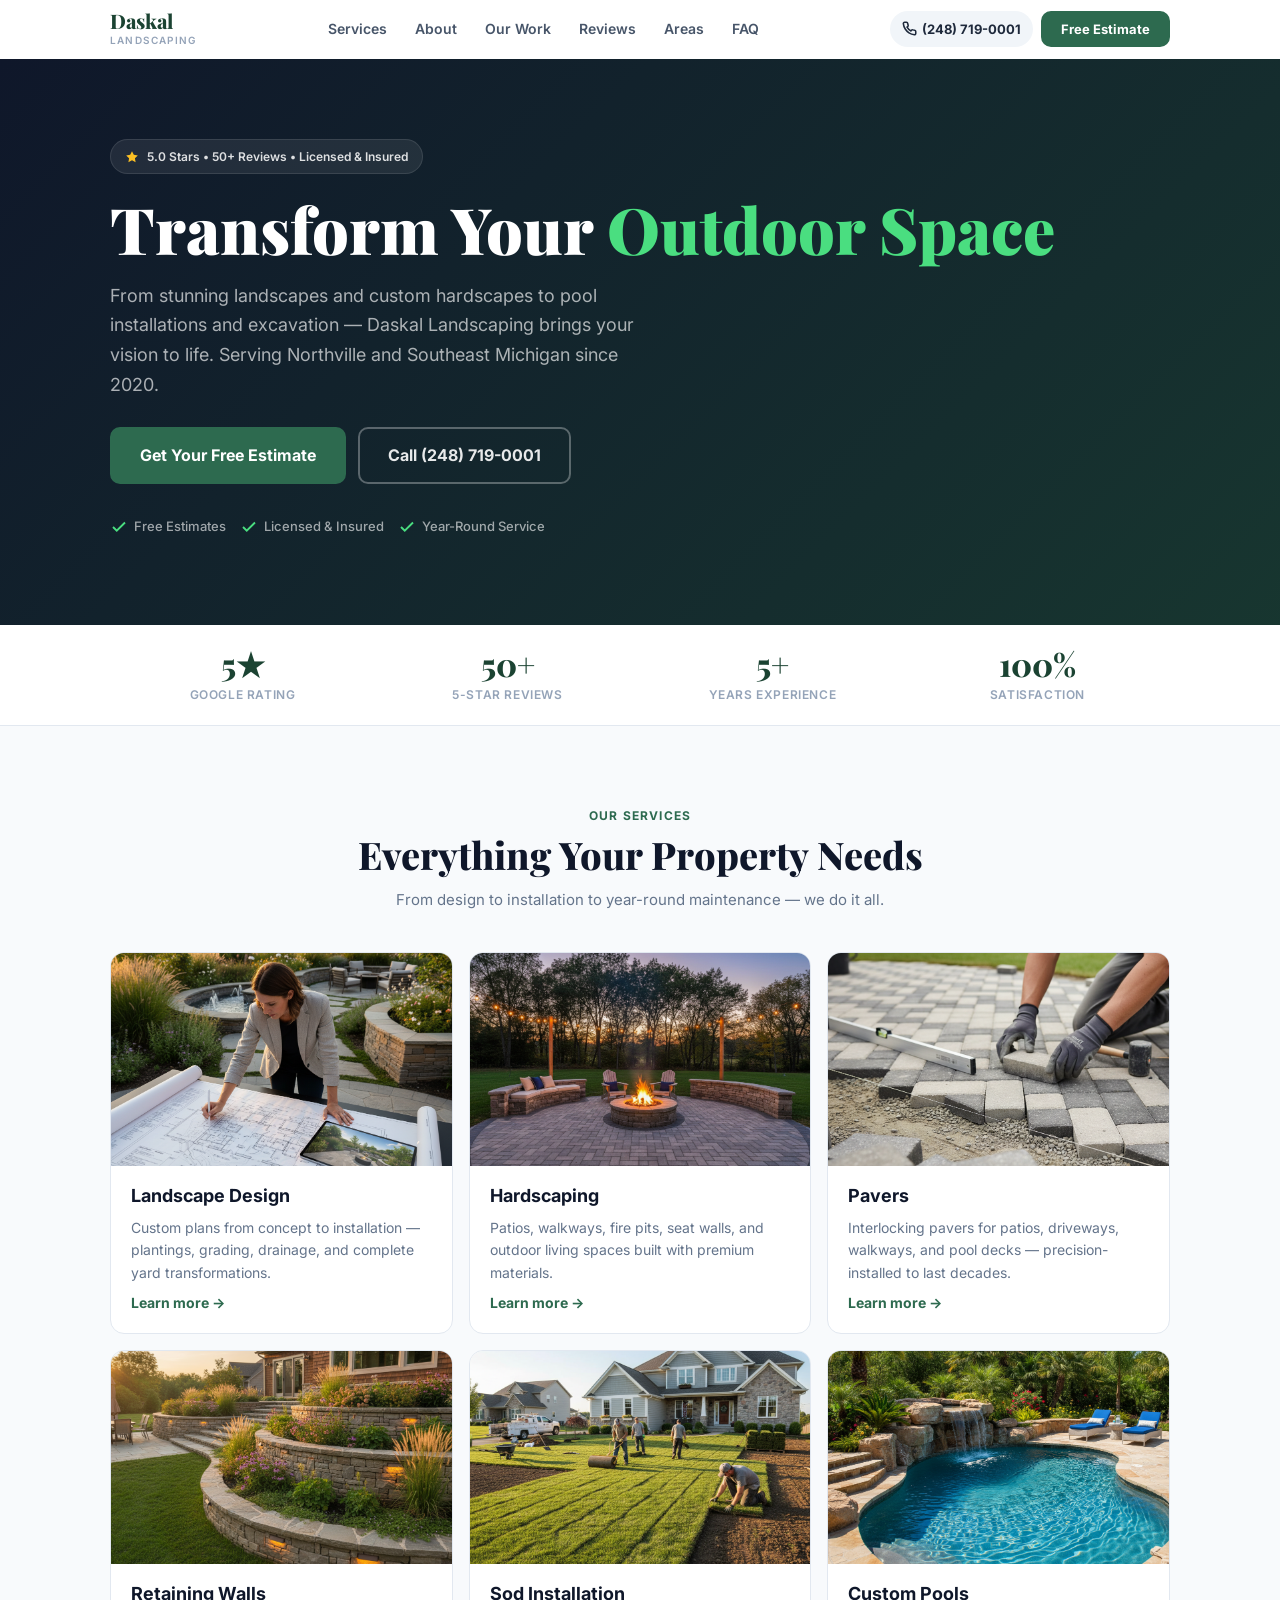
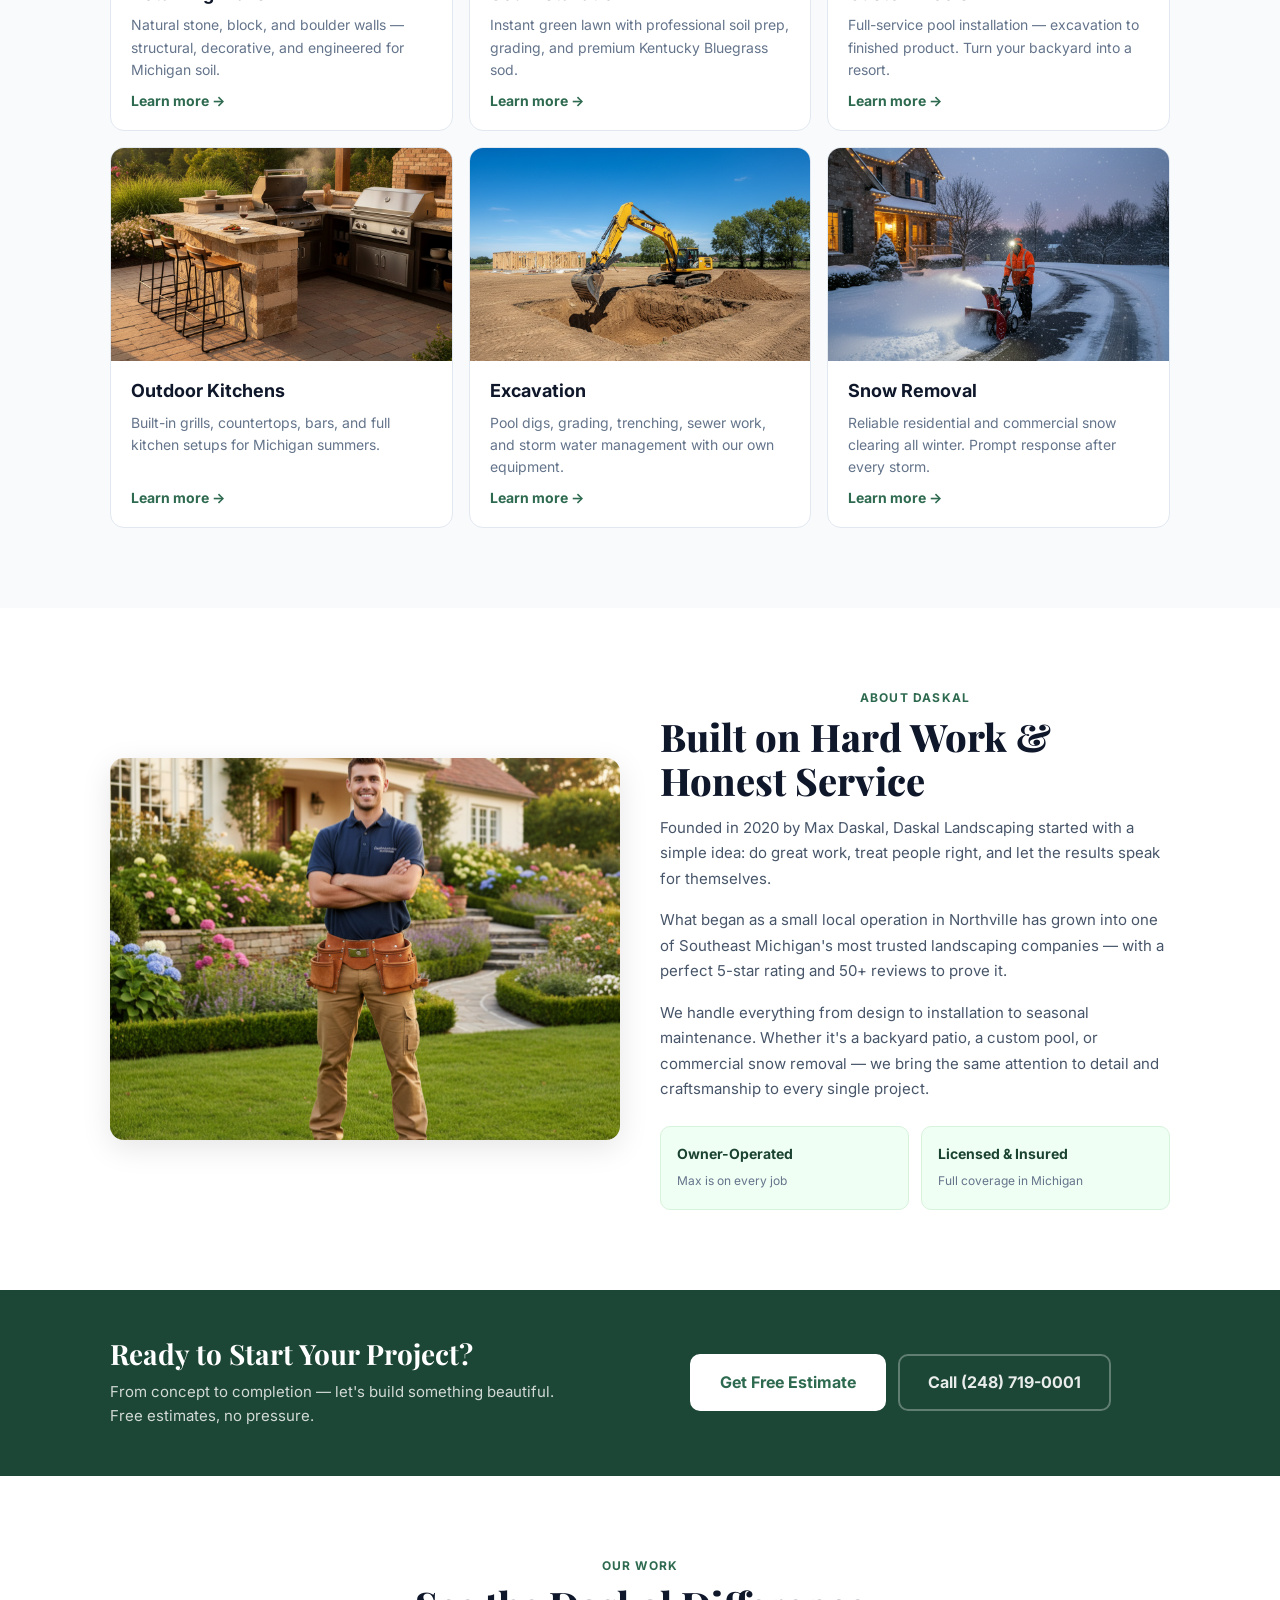
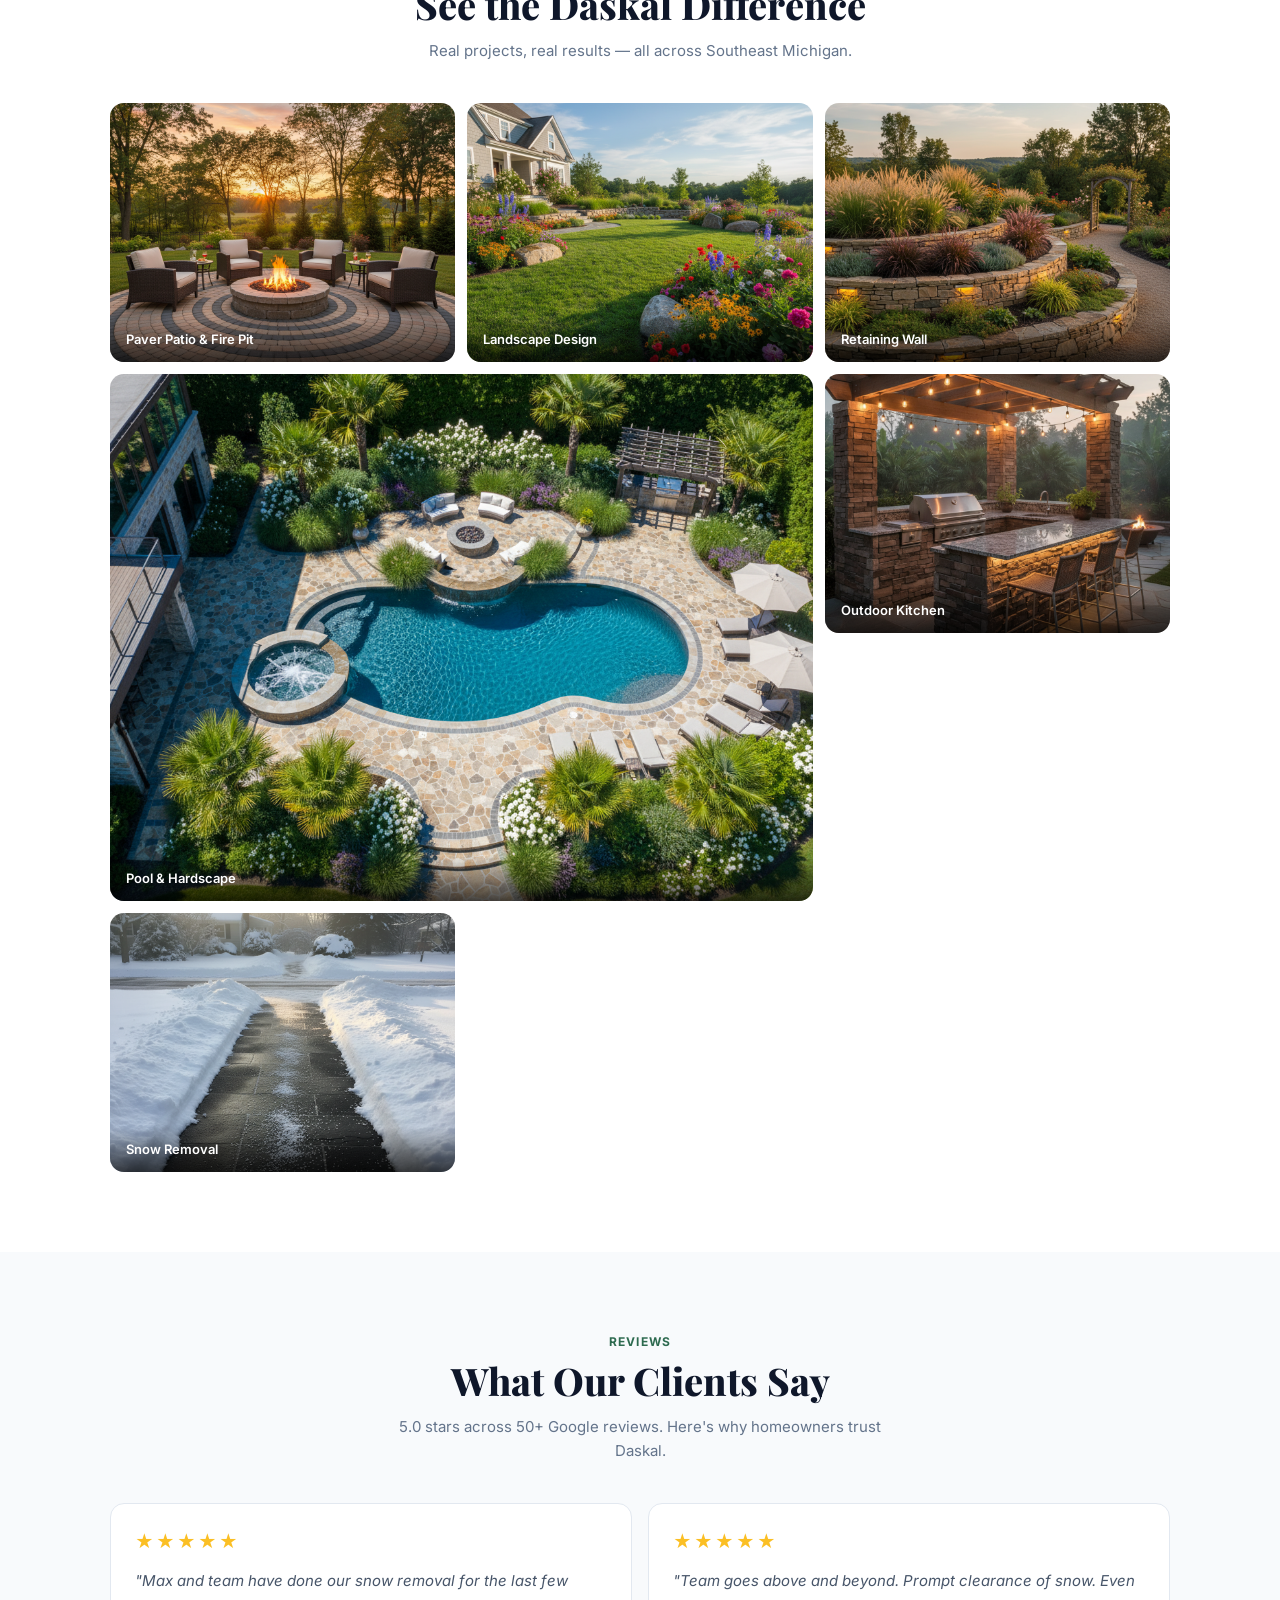
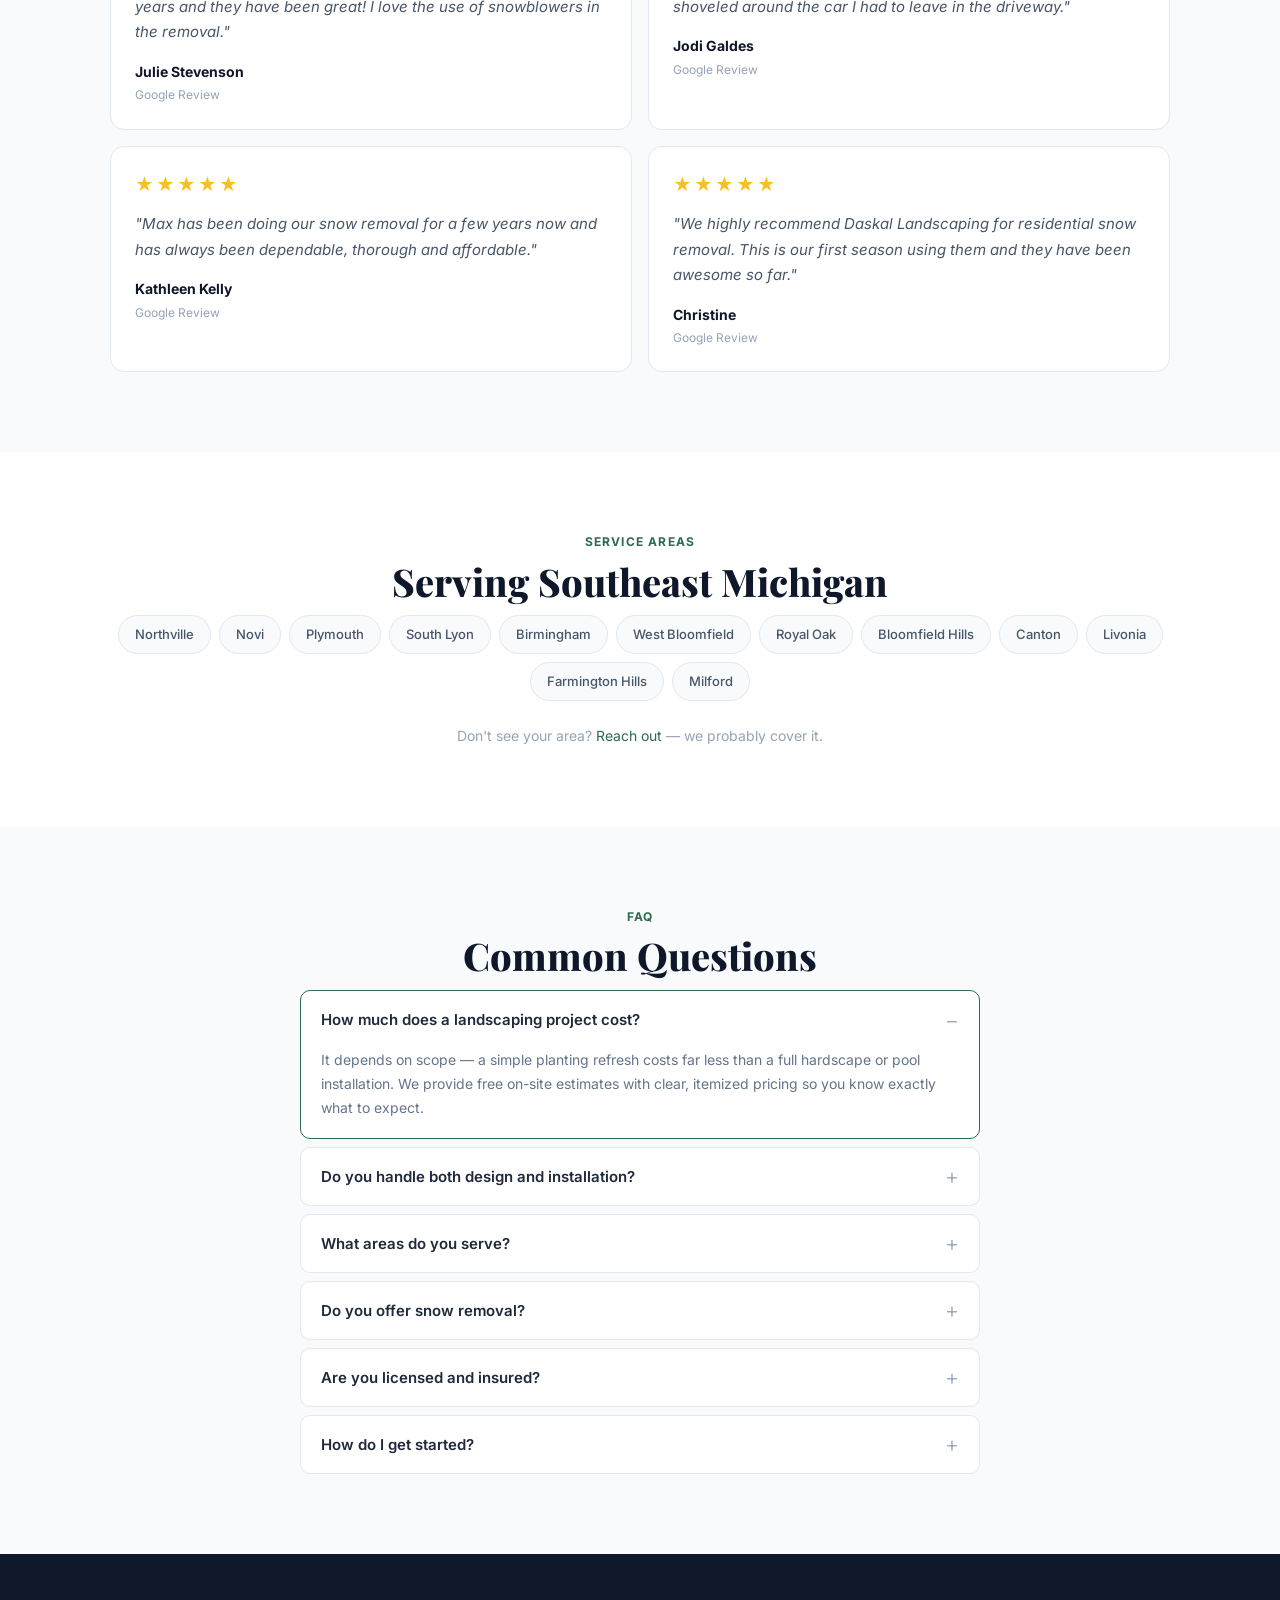
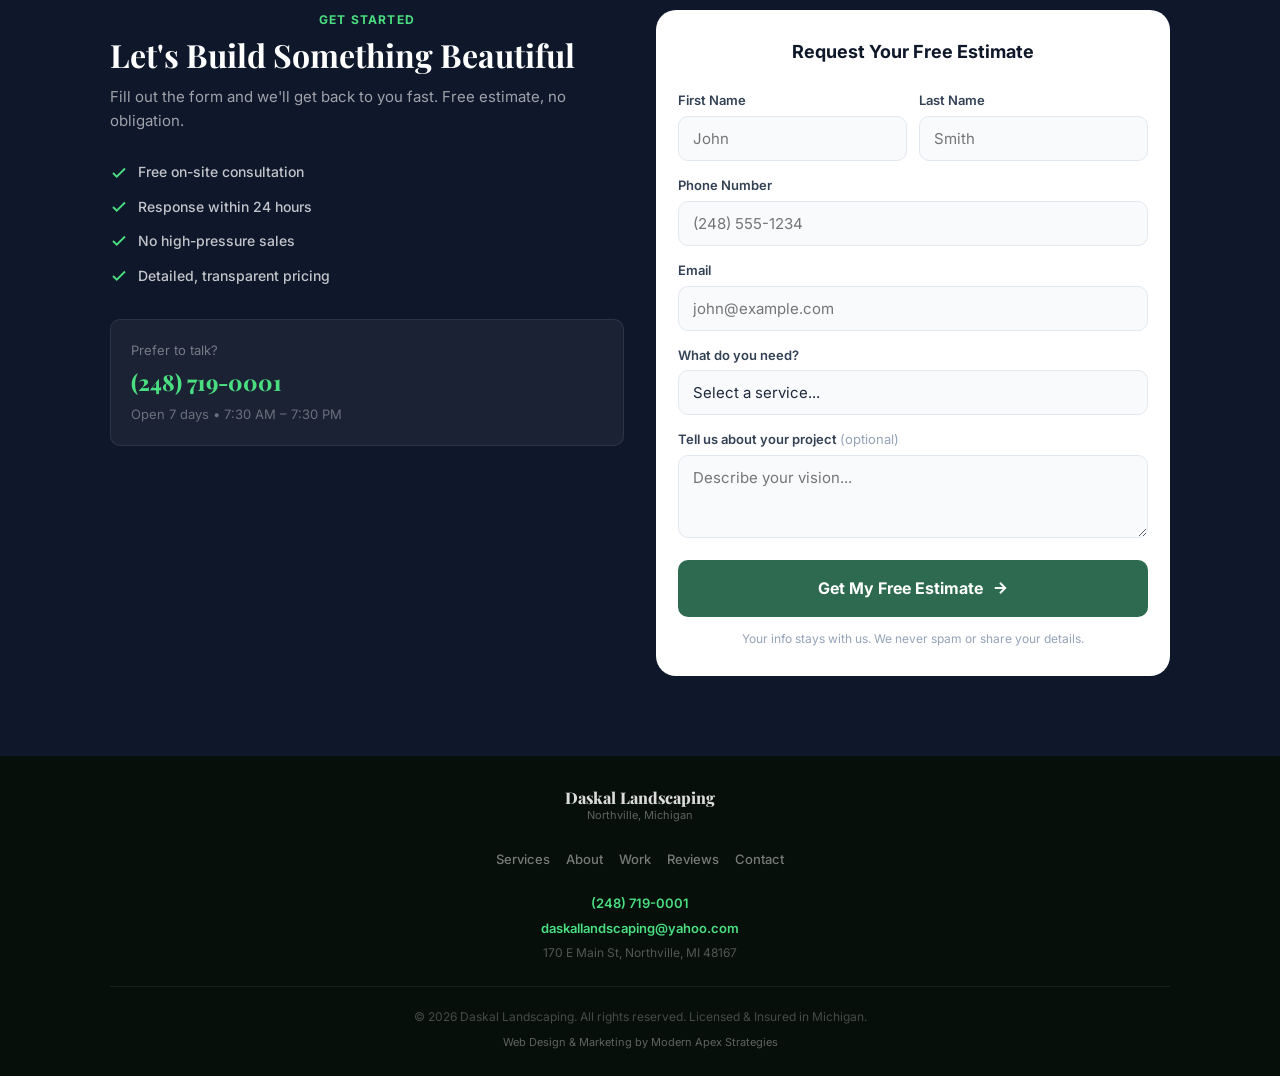
<file: index.html>
<!DOCTYPE html>
<html lang="en">
<head>
  <meta charset="UTF-8">
  <meta name="viewport" content="width=device-width, initial-scale=1.0">
  <title>Daskal Landscaping | Northville MI Landscaping & Hardscaping</title>
  <meta name="description" content="Daskal Landscaping — Northville MI's top-rated landscaping company. 5-star reviews, 5+ years. Hardscaping, pools, excavation & snow removal. Free estimates!">
  <meta name="keywords" content="daskal landscaping, daskal landscaping northville, landscaping northville mi, hardscaping novi michigan, excavation plymouth mi, custom pool installation, outdoor kitchen builder, snow removal northville, landscape design birmingham mi">
  <meta name="robots" content="index, follow">
  <link rel="canonical" href="https://daskallandscaping.com/">

  <meta property="og:site_name" content="Daskal Landscaping">
  <meta property="og:title" content="Daskal Landscaping | Northville MI's #1 Landscaping Company">
  <meta property="og:description" content="5-star rated. 50+ reviews. Landscaping, hardscaping, pools, excavation & snow removal in Northville & Southeast Michigan. Get your free estimate today.">
  <meta property="og:type" content="website">
  <meta property="og:url" content="https://daskallandscaping.com/">
  <meta property="og:image" content="https://daskallandscaping.com/assets/images/og-image.jpg">
  <meta property="og:image:width" content="1200">
  <meta property="og:image:height" content="630">
  <meta property="og:image:alt" content="Daskal Landscaping — Premier Landscaping in Northville, Michigan">
  <meta property="og:locale" content="en_US">
  <meta name="twitter:card" content="summary_large_image">
  <meta name="twitter:title" content="Daskal Landscaping | Northville MI's #1 Landscaping Company">
  <meta name="twitter:description" content="5-star rated. 50+ reviews. Landscaping, hardscaping, pools & more in Southeast Michigan. Free estimates!">
  <meta name="twitter:image" content="https://daskallandscaping.com/assets/images/og-image.jpg">

  <!-- Google tag (gtag.js) -->
  <script async src="https://www.googletagmanager.com/gtag/js?id=G-FRCLPFH1V3"></script>
  <script>
    window.dataLayer = window.dataLayer || [];
    function gtag(){dataLayer.push(arguments);}
    gtag('js', new Date());
    gtag('config', 'G-FRCLPFH1V3');
    gtag('config', 'AW-16476157724');
  </script>

  <link rel="icon" type="image/x-icon" href="assets/images/favicon.ico">
  <link rel="icon" type="image/png" sizes="32x32" href="assets/images/favicon-32x32.png">
  <link rel="apple-touch-icon" sizes="180x180" href="assets/images/apple-touch-icon.png">

  <script type="application/ld+json">
  {
    "@context": "https://schema.org",
    "@type": "LandscapingBusiness",
    "name": "Daskal Landscaping",
    "alternateName": "Daskal Landscape & Design",
    "description": "Premier landscaping company in Northville, Michigan. Expert landscaping, hardscaping, excavation, custom pools, outdoor kitchens, and snow removal services.",
    "url": "https://daskallandscaping.com",
    "telephone": "+12487190001",
    "email": "daskallandscaping@yahoo.com",
    "address": {
      "@type": "PostalAddress",
      "streetAddress": "170 E Main St",
      "addressLocality": "Northville",
      "addressRegion": "MI",
      "postalCode": "48167",
      "addressCountry": "US"
    },
    "areaServed": ["Northville, MI","Novi, MI","Plymouth, MI","South Lyon, MI","Birmingham, MI","West Bloomfield, MI","Royal Oak, MI","Bloomfield Hills, MI"],
    "openingHours": "Mo-Su 07:30-19:30",
    "priceRange": "$$",
    "foundingDate": "2020",
    "founder": {"@type":"Person","name":"Max Daskal"},
    "aggregateRating": {"@type":"AggregateRating","ratingValue":"5.0","reviewCount":"50","bestRating":"5"}
  }
  </script>

  <script type="application/ld+json">
  {
    "@context": "https://schema.org",
    "@type": "FAQPage",
    "mainEntity": [
      {"@type":"Question","name":"How much does landscaping cost in Northville MI?","acceptedAnswer":{"@type":"Answer","text":"Costs vary by project scope. Simple landscape refresh starts around a few hundred, while full hardscape or pool installations are larger investments. Daskal Landscaping provides free on-site estimates with transparent, detailed pricing."}},
      {"@type":"Question","name":"What areas does Daskal Landscaping serve?","acceptedAnswer":{"@type":"Answer","text":"We serve Northville, Novi, Plymouth, South Lyon, Birmingham, West Bloomfield, Royal Oak, Bloomfield Hills, and surrounding communities in Southeast Michigan."}},
      {"@type":"Question","name":"Do you offer snow removal services?","acceptedAnswer":{"@type":"Answer","text":"Yes. We provide reliable residential and commercial snow removal throughout the winter season with prompt service after every storm."}},
      {"@type":"Question","name":"Is Daskal Landscaping licensed and insured?","acceptedAnswer":{"@type":"Answer","text":"Yes. Daskal Landscaping is fully licensed and insured in the state of Michigan."}}
    ]
  }
  </script>

  <link rel="sitemap" type="application/xml" href="/sitemap.xml">

  <link rel="preconnect" href="https://fonts.googleapis.com">
  <link rel="preconnect" href="https://fonts.gstatic.com" crossorigin>
  <link href="https://fonts.googleapis.com/css2?family=Inter:wght@400;500;600;700;800;900&family=Playfair+Display:wght@700;800;900&display=swap" rel="stylesheet">
  <link rel="stylesheet" href="styles.css">
</head>
<body>

  <!-- Sticky Mobile CTA -->
  <div class="sticky-cta" id="stickyCta">
    <a href="tel:+12487190001" class="sticky-cta__call" onclick="gtag('event','conversion',{send_to:'AW-16476157724/7540233008'});gtag('event','click_to_call',{event_label:'sticky_call'})">
      <svg width="18" height="18" viewBox="0 0 24 24" fill="none" stroke="currentColor" stroke-width="2.5"><path d="M22 16.92v3a2 2 0 01-2.18 2 19.79 19.79 0 01-8.63-3.07 19.5 19.5 0 01-6-6 19.79 19.79 0 01-3.07-8.67A2 2 0 014.11 2h3a2 2 0 012 1.72c.127.96.361 1.903.7 2.81a2 2 0 01-.45 2.11L8.09 9.91a16 16 0 006 6l1.27-1.27a2 2 0 012.11-.45c.907.339 1.85.573 2.81.7A2 2 0 0122 16.92z"/></svg>
      Call Now
    </a>
    <a href="#contact" class="sticky-cta__quote" onclick="gtag('event','cta_click',{event_label:'sticky_estimate'})">Free Estimate</a>
  </div>

  <!-- Header -->
  <header class="header" id="header">
    <div class="container">
      <div class="header__inner">
        <a href="#" class="header__brand">
          <span class="header__name">Daskal</span>
          <span class="header__tagline">Landscaping</span>
        </a>
        <nav class="header__nav" id="desktopNav">
          <a href="#services">Services</a>
          <a href="#about">About</a>
          <a href="#work">Our Work</a>
          <a href="#reviews">Reviews</a>
          <a href="#areas">Areas</a>
          <a href="#faq">FAQ</a>
        </nav>
        <div class="header__actions">
          <a href="tel:+12487190001" class="header__phone" onclick="gtag('event','conversion',{send_to:'AW-16476157724/7540233008'});gtag('event','click_to_call',{event_label:'header_call'})">
            <svg width="15" height="15" viewBox="0 0 24 24" fill="none" stroke="currentColor" stroke-width="2.5"><path d="M22 16.92v3a2 2 0 01-2.18 2 19.79 19.79 0 01-8.63-3.07 19.5 19.5 0 01-6-6 19.79 19.79 0 01-3.07-8.67A2 2 0 014.11 2h3a2 2 0 012 1.72c.127.96.361 1.903.7 2.81a2 2 0 01-.45 2.11L8.09 9.91a16 16 0 006 6l1.27-1.27a2 2 0 012.11-.45c.907.339 1.85.573 2.81.7A2 2 0 0122 16.92z"/></svg>
            <span>(248) 719-0001</span>
          </a>
          <a href="#contact" class="btn btn--primary btn--sm header__cta" onclick="gtag('event','cta_click',{event_label:'header_estimate'})">Free Estimate</a>
          <button class="hamburger" id="hamburger" aria-label="Open menu"><span></span><span></span><span></span></button>
        </div>
      </div>
    </div>
  </header>

  <!-- Mobile Menu (outside header for proper z-index layering) -->
  <div class="mobile-menu" id="mobileMenu">
    <nav class="mobile-menu__nav">
      <a href="#services">Services</a>
      <a href="#about">About</a>
      <a href="#work">Our Work</a>
      <a href="#reviews">Reviews</a>
      <a href="#areas">Areas</a>
      <a href="#faq">FAQ</a>
      <a href="#contact" class="btn btn--primary btn--lg btn--full" onclick="gtag('event','cta_click',{event_label:'mobile_menu_estimate'})">Get Free Estimate</a>
    </nav>
  </div>

  <!-- Hero -->
  <section class="hero" id="hero">
    <div class="hero__overlay"></div>
    <div class="container">
      <div class="hero__content">
        <div class="hero__badge">
          <svg width="14" height="14" viewBox="0 0 24 24" fill="currentColor"><path d="M12 2l3.09 6.26L22 9.27l-5 4.87 1.18 6.88L12 17.77l-6.18 3.25L7 14.14 2 9.27l6.91-1.01L12 2z"/></svg>
          5.0 Stars &bull; 50+ Reviews &bull; Licensed &amp; Insured
        </div>
        <h1 class="hero__title">Transform Your <span class="highlight">Outdoor Space</span></h1>
        <p class="hero__subtitle">From stunning landscapes and custom hardscapes to pool installations and excavation — Daskal Landscaping brings your vision to life. Serving Northville and Southeast Michigan since 2020.</p>
        <div class="hero__ctas">
          <a href="#contact" class="btn btn--primary btn--lg" onclick="gtag('event','cta_click',{event_label:'hero_estimate'})">Get Your Free Estimate</a>
          <a href="tel:+12487190001" class="btn btn--outline-light btn--lg" onclick="gtag('event','conversion',{send_to:'AW-16476157724/7540233008'});gtag('event','click_to_call',{event_label:'hero_call'})">Call (248) 719-0001</a>
        </div>
        <div class="hero__trust">
          <div class="hero__trust-item">
            <svg width="18" height="18" viewBox="0 0 24 24" fill="none" stroke="#4ADE80" stroke-width="2.5"><polyline points="20 6 9 17 4 12"/></svg>
            Free Estimates
          </div>
          <div class="hero__trust-item">
            <svg width="18" height="18" viewBox="0 0 24 24" fill="none" stroke="#4ADE80" stroke-width="2.5"><polyline points="20 6 9 17 4 12"/></svg>
            Licensed &amp; Insured
          </div>
          <div class="hero__trust-item">
            <svg width="18" height="18" viewBox="0 0 24 24" fill="none" stroke="#4ADE80" stroke-width="2.5"><polyline points="20 6 9 17 4 12"/></svg>
            Year-Round Service
          </div>
        </div>
      </div>
    </div>
  </section>

  <!-- Trust Bar -->
  <section class="trust-bar">
    <div class="container">
      <div class="trust-bar__inner">
        <div class="trust-bar__item">
          <span class="trust-bar__num">5&#9733;</span>
          <span class="trust-bar__label">Google Rating</span>
        </div>
        <div class="trust-bar__item">
          <span class="trust-bar__num">50+</span>
          <span class="trust-bar__label">5-Star Reviews</span>
        </div>
        <div class="trust-bar__item">
          <span class="trust-bar__num">5+</span>
          <span class="trust-bar__label">Years Experience</span>
        </div>
        <div class="trust-bar__item">
          <span class="trust-bar__num">100%</span>
          <span class="trust-bar__label">Satisfaction</span>
        </div>
      </div>
    </div>
  </section>

  <!-- Services -->
  <section class="services" id="services">
    <div class="container">
      <span class="eyebrow">Our Services</span>
      <h2 class="section-title">Everything Your Property Needs</h2>
      <p class="section-sub">From design to installation to year-round maintenance — we do it all.</p>
      <div class="services__grid">
        <a href="landscape-design/" class="svc-card" data-animate>
          <div class="svc-card__img"><img src="assets/images/svc-landscape-design.jpg" alt="Landscape design in Northville MI" loading="lazy"></div>
          <h3>Landscape Design</h3>
          <p>Custom plans from concept to installation — plantings, grading, drainage, and complete yard transformations.</p>
          <span class="svc-card__link">Learn more &rarr;</span>
        </a>
        <a href="hardscaping/" class="svc-card" data-animate>
          <div class="svc-card__img"><img src="assets/images/svc-hardscaping.jpg" alt="Hardscaping patio installation" loading="lazy"></div>
          <h3>Hardscaping</h3>
          <p>Patios, walkways, fire pits, seat walls, and outdoor living spaces built with premium materials.</p>
          <span class="svc-card__link">Learn more &rarr;</span>
        </a>
        <a href="pavers/" class="svc-card" data-animate>
          <div class="svc-card__img"><img src="assets/images/svc-pavers.jpg" alt="Paver installation" loading="lazy"></div>
          <h3>Pavers</h3>
          <p>Interlocking pavers for patios, driveways, walkways, and pool decks — precision-installed to last decades.</p>
          <span class="svc-card__link">Learn more &rarr;</span>
        </a>
        <a href="retaining-walls/" class="svc-card" data-animate>
          <div class="svc-card__img"><img src="assets/images/svc-retaining-walls.jpg" alt="Retaining wall construction" loading="lazy"></div>
          <h3>Retaining Walls</h3>
          <p>Natural stone, block, and boulder walls — structural, decorative, and engineered for Michigan soil.</p>
          <span class="svc-card__link">Learn more &rarr;</span>
        </a>
        <a href="sod-installation/" class="svc-card" data-animate>
          <div class="svc-card__img"><img src="assets/images/svc-sod.jpg" alt="Sod installation" loading="lazy"></div>
          <h3>Sod Installation</h3>
          <p>Instant green lawn with professional soil prep, grading, and premium Kentucky Bluegrass sod.</p>
          <span class="svc-card__link">Learn more &rarr;</span>
        </a>
        <a href="pools/" class="svc-card" data-animate>
          <div class="svc-card__img"><img src="assets/images/svc-pools.jpg" alt="Custom pool installation" loading="lazy"></div>
          <h3>Custom Pools</h3>
          <p>Full-service pool installation — excavation to finished product. Turn your backyard into a resort.</p>
          <span class="svc-card__link">Learn more &rarr;</span>
        </a>
        <a href="outdoor-kitchens/" class="svc-card" data-animate>
          <div class="svc-card__img"><img src="assets/images/svc-outdoor-kitchen.jpg" alt="Outdoor kitchen design and build" loading="lazy"></div>
          <h3>Outdoor Kitchens</h3>
          <p>Built-in grills, countertops, bars, and full kitchen setups for Michigan summers.</p>
          <span class="svc-card__link">Learn more &rarr;</span>
        </a>
        <a href="excavation/" class="svc-card" data-animate>
          <div class="svc-card__img"><img src="assets/images/svc-excavation.jpg" alt="Excavation services" loading="lazy"></div>
          <h3>Excavation</h3>
          <p>Pool digs, grading, trenching, sewer work, and storm water management with our own equipment.</p>
          <span class="svc-card__link">Learn more &rarr;</span>
        </a>
        <a href="snow-removal/" class="svc-card" data-animate>
          <div class="svc-card__img"><img src="assets/images/svc-snow.jpg" alt="Snow removal in Northville MI" loading="lazy"></div>
          <h3>Snow Removal</h3>
          <p>Reliable residential and commercial snow clearing all winter. Prompt response after every storm.</p>
          <span class="svc-card__link">Learn more &rarr;</span>
        </a>
      </div>
    </div>
  </section>

  <!-- About -->
  <section class="about" id="about">
    <div class="container">
      <div class="about__inner">
        <div class="about__img"><img src="assets/images/about.jpg" alt="Max Daskal, owner of Daskal Landscaping" loading="lazy"></div>
        <div class="about__text">
          <span class="eyebrow">About Daskal</span>
          <h2 class="section-title section-title--left">Built on Hard Work &amp; Honest Service</h2>
          <p>Founded in 2020 by Max Daskal, Daskal Landscaping started with a simple idea: do great work, treat people right, and let the results speak for themselves.</p>
          <p>What began as a small local operation in Northville has grown into one of Southeast Michigan's most trusted landscaping companies — with a perfect 5-star rating and 50+ reviews to prove it.</p>
          <p>We handle everything from design to installation to seasonal maintenance. Whether it's a backyard patio, a custom pool, or commercial snow removal — we bring the same attention to detail and craftsmanship to every single project.</p>
          <div class="about__stats">
            <div class="about__stat">
              <strong>Owner-Operated</strong>
              <span>Max is on every job</span>
            </div>
            <div class="about__stat">
              <strong>Licensed &amp; Insured</strong>
              <span>Full coverage in Michigan</span>
            </div>
          </div>
        </div>
      </div>
    </div>
  </section>

  <!-- CTA Banner -->
  <section class="cta-banner">
    <div class="container">
      <div class="cta-banner__inner">
        <div>
          <h2>Ready to Start Your Project?</h2>
          <p>From concept to completion — let's build something beautiful. Free estimates, no pressure.</p>
        </div>
        <div class="cta-banner__actions">
          <a href="#contact" class="btn btn--primary btn--lg" onclick="gtag('event','cta_click',{event_label:'banner_estimate'})">Get Free Estimate</a>
          <a href="tel:+12487190001" class="btn btn--outline-light btn--lg" onclick="gtag('event','conversion',{send_to:'AW-16476157724/7540233008'});gtag('event','click_to_call',{event_label:'banner_call'})">Call (248) 719-0001</a>
        </div>
      </div>
    </div>
  </section>

  <!-- Work / Gallery -->
  <section class="work" id="work">
    <div class="container">
      <span class="eyebrow">Our Work</span>
      <h2 class="section-title">See the Daskal Difference</h2>
      <p class="section-sub">Real projects, real results — all across Southeast Michigan.</p>
      <div class="work__grid">
        <div class="work__item"><img src="assets/images/gallery-1.jpg" alt="Custom paver patio with fire pit" loading="lazy"><span>Paver Patio &amp; Fire Pit</span></div>
        <div class="work__item"><img src="assets/images/gallery-2.jpg" alt="Full landscape design and installation" loading="lazy"><span>Landscape Design</span></div>
        <div class="work__item"><img src="assets/images/gallery-3.jpg" alt="Retaining wall and garden beds" loading="lazy"><span>Retaining Wall</span></div>
        <div class="work__item work__item--wide"><img src="assets/images/gallery-4.jpg" alt="Backyard pool and hardscape" loading="lazy"><span>Pool &amp; Hardscape</span></div>
        <div class="work__item"><img src="assets/images/gallery-5.jpg" alt="Outdoor kitchen with stone" loading="lazy"><span>Outdoor Kitchen</span></div>
        <div class="work__item"><img src="assets/images/gallery-6.jpg" alt="Commercial snow removal" loading="lazy"><span>Snow Removal</span></div>
      </div>
    </div>
  </section>

  <!-- Reviews -->
  <section class="reviews" id="reviews">
    <div class="container">
      <span class="eyebrow">Reviews</span>
      <h2 class="section-title">What Our Clients Say</h2>
      <p class="section-sub">5.0 stars across 50+ Google reviews. Here's why homeowners trust Daskal.</p>
      <div class="reviews__grid">
        <div class="review-card" data-animate>
          <div class="review-card__stars">&#9733;&#9733;&#9733;&#9733;&#9733;</div>
          <p>"Max and team have done our snow removal for the last few years and they have been great! I love the use of snowblowers in the removal."</p>
          <span class="review-card__name">Julie Stevenson</span>
          <span class="review-card__src">Google Review</span>
        </div>
        <div class="review-card" data-animate>
          <div class="review-card__stars">&#9733;&#9733;&#9733;&#9733;&#9733;</div>
          <p>"Team goes above and beyond. Prompt clearance of snow. Even shoveled around the car I had to leave in the driveway."</p>
          <span class="review-card__name">Jodi Galdes</span>
          <span class="review-card__src">Google Review</span>
        </div>
        <div class="review-card" data-animate>
          <div class="review-card__stars">&#9733;&#9733;&#9733;&#9733;&#9733;</div>
          <p>"Max has been doing our snow removal for a few years now and has always been dependable, thorough and affordable."</p>
          <span class="review-card__name">Kathleen Kelly</span>
          <span class="review-card__src">Google Review</span>
        </div>
        <div class="review-card" data-animate>
          <div class="review-card__stars">&#9733;&#9733;&#9733;&#9733;&#9733;</div>
          <p>"We highly recommend Daskal Landscaping for residential snow removal. This is our first season using them and they have been awesome so far."</p>
          <span class="review-card__name">Christine</span>
          <span class="review-card__src">Google Review</span>
        </div>
      </div>
    </div>
  </section>

  <!-- Service Areas -->
  <section class="areas" id="areas">
    <div class="container">
      <span class="eyebrow">Service Areas</span>
      <h2 class="section-title">Serving Southeast Michigan</h2>
      <div class="areas__grid">
        <span class="area-tag">Northville</span>
        <span class="area-tag">Novi</span>
        <span class="area-tag">Plymouth</span>
        <span class="area-tag">South Lyon</span>
        <span class="area-tag">Birmingham</span>
        <span class="area-tag">West Bloomfield</span>
        <span class="area-tag">Royal Oak</span>
        <span class="area-tag">Bloomfield Hills</span>
        <span class="area-tag">Canton</span>
        <span class="area-tag">Livonia</span>
        <span class="area-tag">Farmington Hills</span>
        <span class="area-tag">Milford</span>
      </div>
      <p class="areas__note">Don't see your area? <a href="#contact">Reach out</a> — we probably cover it.</p>
    </div>
  </section>

  <!-- FAQ -->
  <section class="faq" id="faq">
    <div class="container">
      <span class="eyebrow">FAQ</span>
      <h2 class="section-title">Common Questions</h2>
      <div class="faq__list">
        <details class="faq__item" open>
          <summary>How much does a landscaping project cost?</summary>
          <p>It depends on scope — a simple planting refresh costs far less than a full hardscape or pool installation. We provide free on-site estimates with clear, itemized pricing so you know exactly what to expect.</p>
        </details>
        <details class="faq__item">
          <summary>Do you handle both design and installation?</summary>
          <p>Yes. We take your project from initial concept through design, material selection, and full installation. You get one team from start to finish.</p>
        </details>
        <details class="faq__item">
          <summary>What areas do you serve?</summary>
          <p>We serve Northville, Novi, Plymouth, South Lyon, Birmingham, West Bloomfield, Royal Oak, Bloomfield Hills, and surrounding communities in Southeast Michigan.</p>
        </details>
        <details class="faq__item">
          <summary>Do you offer snow removal?</summary>
          <p>Yes. We provide reliable residential and commercial snow removal throughout the winter season with prompt service after every storm. We use snowblowers and shoveling to protect your surfaces.</p>
        </details>
        <details class="faq__item">
          <summary>Are you licensed and insured?</summary>
          <p>Absolutely. Daskal Landscaping is fully licensed and insured in the state of Michigan.</p>
        </details>
        <details class="faq__item">
          <summary>How do I get started?</summary>
          <p>Call us at <a href="tel:+12487190001" onclick="gtag('event','conversion',{send_to:'AW-16476157724/7540233008'});gtag('event','click_to_call',{event_label:'faq_call'})">(248) 719-0001</a> or fill out the form below. We'll schedule a free on-site consultation, discuss your vision, and provide a detailed estimate.</p>
        </details>
      </div>
    </div>
  </section>

  <!-- Contact -->
  <section class="contact" id="contact">
    <div class="container">
      <div class="contact__wrapper">
        <div class="contact__text">
          <span class="eyebrow eyebrow--light">Get Started</span>
          <h2 class="contact__title">Let's Build Something Beautiful</h2>
          <p class="contact__sub">Fill out the form and we'll get back to you fast. Free estimate, no obligation.</p>
          <div class="contact__perks">
            <div class="contact__perk"><svg width="18" height="18" viewBox="0 0 24 24" fill="none" stroke="#4ADE80" stroke-width="2.5"><polyline points="20 6 9 17 4 12"/></svg><span>Free on-site consultation</span></div>
            <div class="contact__perk"><svg width="18" height="18" viewBox="0 0 24 24" fill="none" stroke="#4ADE80" stroke-width="2.5"><polyline points="20 6 9 17 4 12"/></svg><span>Response within 24 hours</span></div>
            <div class="contact__perk"><svg width="18" height="18" viewBox="0 0 24 24" fill="none" stroke="#4ADE80" stroke-width="2.5"><polyline points="20 6 9 17 4 12"/></svg><span>No high-pressure sales</span></div>
            <div class="contact__perk"><svg width="18" height="18" viewBox="0 0 24 24" fill="none" stroke="#4ADE80" stroke-width="2.5"><polyline points="20 6 9 17 4 12"/></svg><span>Detailed, transparent pricing</span></div>
          </div>
          <div class="contact__direct">
            <p>Prefer to talk?</p>
            <a href="tel:+12487190001" class="contact__phone" onclick="gtag('event','conversion',{send_to:'AW-16476157724/7540233008'});gtag('event','click_to_call',{event_label:'contact_call'})">(248) 719-0001</a>
            <p class="contact__hours">Open 7 days &bull; 7:30 AM – 7:30 PM</p>
          </div>
        </div>
        <form class="contact__form" id="contactForm">
          <input type="hidden" name="access_key" value="0a0a5295-c992-412d-82f9-05dc33d00a88">
          <input type="hidden" name="subject" value="New Estimate Request — Daskal Landscaping">
          <input type="hidden" name="from_name" value="Daskal Landscaping Website">
          <input type="checkbox" name="botcheck" style="display:none">
          <h3 class="contact__form-title">Request Your Free Estimate</h3>
          <div class="form-row">
            <div class="form-group"><label for="firstName">First Name</label><input type="text" id="firstName" name="firstName" placeholder="John" required autocomplete="given-name"></div>
            <div class="form-group"><label for="lastName">Last Name</label><input type="text" id="lastName" name="lastName" placeholder="Smith" required autocomplete="family-name"></div>
          </div>
          <div class="form-group"><label for="phone">Phone Number</label><input type="tel" id="phone" name="phone" placeholder="(248) 555-1234" required autocomplete="tel"></div>
          <div class="form-group"><label for="email">Email</label><input type="email" id="email" name="email" placeholder="john@example.com" required autocomplete="email"></div>
          <div class="form-group"><label for="service">What do you need?</label>
            <select id="service" name="service" required>
              <option value="" disabled selected>Select a service...</option>
              <option value="landscaping">Landscaping</option>
              <option value="hardscaping">Hardscaping</option>
              <option value="excavation">Excavation</option>
              <option value="pool">Custom Pool</option>
              <option value="outdoor-kitchen">Outdoor Kitchen</option>
              <option value="snow-removal">Snow Removal</option>
              <option value="other">Other / Not Sure</option>
            </select>
          </div>
          <div class="form-group"><label for="message">Tell us about your project <span class="optional">(optional)</span></label><textarea id="message" name="message" rows="3" placeholder="Describe your vision..."></textarea></div>
          <button type="submit" class="btn btn--primary btn--lg btn--full">Get My Free Estimate <svg width="18" height="18" viewBox="0 0 24 24" fill="none" stroke="currentColor" stroke-width="2.5"><line x1="5" y1="12" x2="19" y2="12"/><polyline points="12 5 19 12 12 19"/></svg></button>
          <p class="form-note">Your info stays with us. We never spam or share your details.</p>
        </form>
      </div>
    </div>
  </section>

  <!-- Footer -->
  <footer class="footer">
    <div class="container">
      <div class="footer__top">
        <div class="footer__brand">
          <span class="footer__name">Daskal Landscaping</span>
          <span class="footer__sub">Northville, Michigan</span>
        </div>
        <div class="footer__links">
          <a href="#services">Services</a>
          <a href="#about">About</a>
          <a href="#work">Work</a>
          <a href="#reviews">Reviews</a>
          <a href="#contact">Contact</a>
        </div>
        <div class="footer__contact">
          <a href="tel:+12487190001" onclick="gtag('event','conversion',{send_to:'AW-16476157724/7540233008'});gtag('event','click_to_call',{event_label:'footer_call'})">(248) 719-0001</a>
          <a href="mailto:daskallandscaping@yahoo.com" onclick="gtag('event','click_to_email',{event_label:'footer_email'})">daskallandscaping@yahoo.com</a>
          <span>170 E Main St, Northville, MI 48167</span>
        </div>
      </div>
      <div class="footer__bottom">
        <p>&copy; 2026 Daskal Landscaping. All rights reserved. Licensed &amp; Insured in Michigan.</p>
        <p style="margin-top:6px"><a href="https://modernapexstrategies.com" target="_blank" rel="noopener" style="color:rgba(255,255,255,.35);text-decoration:none;font-size:11px">Web Design &amp; Marketing by Modern Apex Strategies</a></p>
      </div>
    </div>
  </footer>

  <script>
    // Sticky CTA
    const stickyCta=document.getElementById('stickyCta'),heroEl=document.getElementById('hero');
    new IntersectionObserver(([e])=>stickyCta.classList.toggle('sticky-cta--visible',!e.isIntersecting),{threshold:0.05}).observe(heroEl);

    // Hamburger
    const hamburger=document.getElementById('hamburger'),mobileMenu=document.getElementById('mobileMenu'),header=document.getElementById('header');
    hamburger.addEventListener('click',()=>{hamburger.classList.toggle('is-active');mobileMenu.classList.toggle('is-open');document.body.classList.toggle('menu-open')});
    mobileMenu.querySelectorAll('a').forEach(l=>l.addEventListener('click',()=>{hamburger.classList.remove('is-active');mobileMenu.classList.remove('is-open');document.body.classList.remove('menu-open')}));

    // Smooth scroll
    document.querySelectorAll('a[href^="#"]').forEach(a=>{a.addEventListener('click',function(e){e.preventDefault();const t=document.querySelector(this.getAttribute('href'));if(t){const h=document.querySelector('.header').offsetHeight;window.scrollTo({top:t.getBoundingClientRect().top+window.pageYOffset-h,behavior:'smooth'})}})});

    // Scroll animations
    const obs=new IntersectionObserver((entries)=>{entries.forEach((e,i)=>{if(e.isIntersecting){setTimeout(()=>e.target.classList.add('is-visible'),i*80);obs.unobserve(e.target)}})},{threshold:0.15});
    document.querySelectorAll('[data-animate]').forEach(el=>obs.observe(el));

    // Header shadow
    window.addEventListener('scroll',()=>header.classList.toggle('header--scrolled',window.scrollY>20));

    // Form — Web3Forms
    document.getElementById('contactForm').addEventListener('submit',async function(e){
      e.preventDefault();
      const b=this.querySelector('button[type="submit"]'),o=b.innerHTML;
      b.innerHTML='Sending...';b.disabled=true;
      gtag('event','conversion',{send_to:'AW-16476157724/7540233011'});
      gtag('event','form_submit',{event_label:'contact_form',service:document.getElementById('service').value});
      try{
        const res=await fetch('https://api.web3forms.com/submit',{method:'POST',headers:{'Content-Type':'application/json','Accept':'application/json'},body:JSON.stringify(Object.fromEntries(new FormData(this)))});
        const data=await res.json();
        if(data.success){
          b.innerHTML='&#10003; Request Sent!';b.classList.add('btn--success');
          this.reset();
          setTimeout(()=>{b.innerHTML=o;b.disabled=false;b.classList.remove('btn--success')},3000);
        }else{throw new Error(data.message||'Something went wrong');}
      }catch(err){
        b.innerHTML='&#10007; Error — Try Again';b.classList.add('btn--error');
        setTimeout(()=>{b.innerHTML=o;b.disabled=false;b.classList.remove('btn--error')},3000);
      }
    });
  </script>
</body>
</html>
</file>
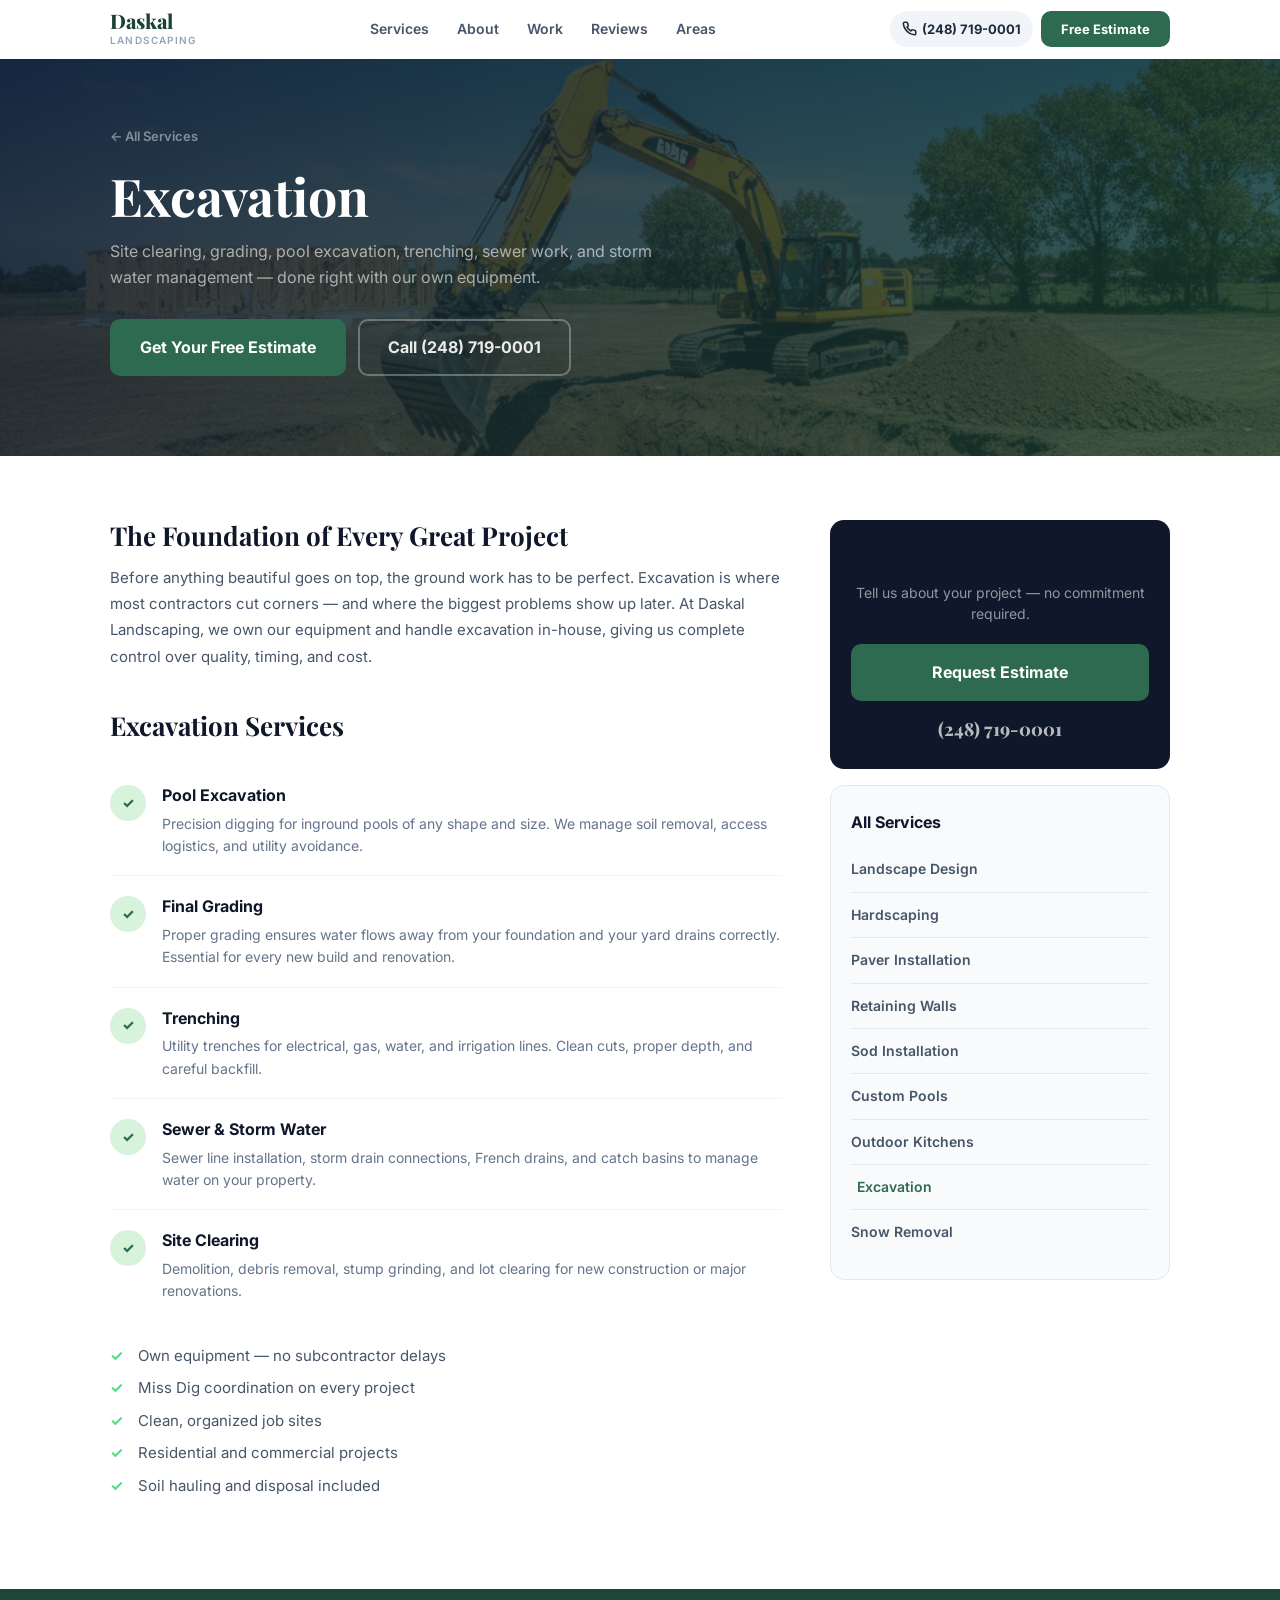
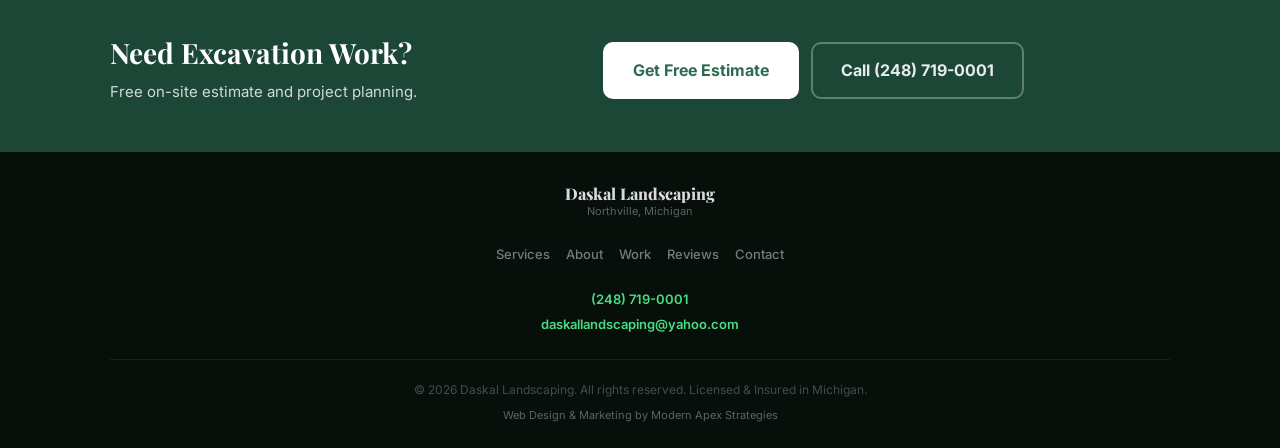
<file: excavation/index.html>
<!DOCTYPE html>
<html lang="en">
<head>
  <meta charset="UTF-8">
  <meta name="viewport" content="width=device-width, initial-scale=1.0">
  <title>Excavation Services Northville MI | Daskal Landscaping</title>
  <meta name="description" content="Professional excavation in Northville & Southeast Michigan. Pool excavation, grading, trenching, sewer work, storm water management. Call (248) 719-0001.">
  <meta name="robots" content="index, follow">
  <link rel="canonical" href="https://daskallandscaping.com/excavation/">
  <meta property="og:title" content="Excavation Services Northville MI | Daskal Landscaping">
  <meta property="og:description" content="Professional excavation in Northville & Southeast Michigan. Pool excavation, grading, trenching, sewer work, storm water management. Call (248) 719-0001.">
  <meta property="og:type" content="website">
  <meta property="og:url" content="https://daskallandscaping.com/excavation/">
  <meta property="og:image" content="https://daskallandscaping.com/assets/images/og-image.jpg">
  <meta name="twitter:card" content="summary_large_image">
  <meta name="twitter:image" content="https://daskallandscaping.com/assets/images/og-image.jpg">
  <!-- Google tag (gtag.js) -->
  <script async src="https://www.googletagmanager.com/gtag/js?id=G-FRCLPFH1V3"></script>
  <script>
    window.dataLayer = window.dataLayer || [];
    function gtag(){dataLayer.push(arguments);}
    gtag('js', new Date());
    gtag('config', 'G-FRCLPFH1V3');
    gtag('config', 'AW-16476157724');
  </script>
  <link rel="icon" type="image/x-icon" href="../assets/images/favicon.ico">
  <link rel="icon" type="image/png" sizes="32x32" href="../assets/images/favicon-32x32.png">
  <link rel="apple-touch-icon" sizes="180x180" href="../assets/images/apple-touch-icon.png">
  <script type="application/ld+json">
  {"@context":"https://schema.org","@type":"Service","serviceType":"Excavation","provider":{"@type":"LandscapingBusiness","name":"Daskal Landscaping","url":"https://daskallandscaping.com","telephone":"+12487190001","areaServed":"Northville, MI"},"areaServed":{"@type":"AdministrativeArea","name":"Southeast Michigan"}}
  </script>
  <link rel="preconnect" href="https://fonts.googleapis.com">
  <link rel="preconnect" href="https://fonts.gstatic.com" crossorigin>
  <link href="https://fonts.googleapis.com/css2?family=Inter:wght@400;500;600;700;800;900&family=Playfair+Display:wght@700;800;900&display=swap" rel="stylesheet">
  <link rel="stylesheet" href="../styles.css">
</head>
<body>

  <div class="sticky-cta" id="stickyCta"><a href="tel:+12487190001" class="sticky-cta__call" onclick="gtag('event','conversion',{send_to:'AW-16476157724/7540233008'});gtag('event','click_to_call',{event_label:'sticky_call'})"><svg width="18" height="18" viewBox="0 0 24 24" fill="none" stroke="currentColor" stroke-width="2.5"><path d="M22 16.92v3a2 2 0 01-2.18 2 19.79 19.79 0 01-8.63-3.07 19.5 19.5 0 01-6-6 19.79 19.79 0 01-3.07-8.67A2 2 0 014.11 2h3a2 2 0 012 1.72c.127.96.361 1.903.7 2.81a2 2 0 01-.45 2.11L8.09 9.91a16 16 0 006 6l1.27-1.27a2 2 0 012.11-.45c.907.339 1.85.573 2.81.7A2 2 0 0122 16.92z"/></svg>Call Now</a><a href="../#contact" class="sticky-cta__quote" onclick="gtag('event','cta_click',{event_label:'sticky_estimate'})">Free Estimate</a></div>

  <header class="header" id="header"><div class="container"><div class="header__inner"><a href="../" class="header__brand"><span class="header__name">Daskal</span><span class="header__tagline">Landscaping</span></a><nav class="header__nav"><a href="../#services">Services</a><a href="../#about">About</a><a href="../#work">Work</a><a href="../#reviews">Reviews</a><a href="../#areas">Areas</a></nav><div class="header__actions"><a href="tel:+12487190001" class="header__phone" onclick="gtag('event','conversion',{send_to:'AW-16476157724/7540233008'});gtag('event','click_to_call',{event_label:'header_call'})"><svg width="15" height="15" viewBox="0 0 24 24" fill="none" stroke="currentColor" stroke-width="2.5"><path d="M22 16.92v3a2 2 0 01-2.18 2 19.79 19.79 0 01-8.63-3.07 19.5 19.5 0 01-6-6 19.79 19.79 0 01-3.07-8.67A2 2 0 014.11 2h3a2 2 0 012 1.72c.127.96.361 1.903.7 2.81a2 2 0 01-.45 2.11L8.09 9.91a16 16 0 006 6l1.27-1.27a2 2 0 012.11-.45c.907.339 1.85.573 2.81.7A2 2 0 0122 16.92z"/></svg><span>(248) 719-0001</span></a><a href="../#contact" class="btn btn--primary btn--sm header__cta" onclick="gtag('event','cta_click',{event_label:'header_estimate'})">Free Estimate</a><button class="hamburger" id="hamburger" aria-label="Open menu"><span></span><span></span><span></span></button></div></div></div></header><div class="mobile-menu" id="mobileMenu"><nav class="mobile-menu__nav"><a href="../#services">Services</a><a href="../#about">About</a><a href="../#work">Work</a><a href="../#reviews">Reviews</a><a href="../#areas">Areas</a><a href="../#contact" class="btn btn--primary btn--lg btn--full" onclick="gtag('event','cta_click',{event_label:'mobile_menu_estimate'})">Get Free Estimate</a></nav></div>

  <section class="svc-hero" style="background-image:url('../assets/images/svc-excavation.jpg');">
    <div class="svc-hero__overlay"></div>
    <div class="container">
      <div class="svc-hero__content">
        <a href="../#services" class="svc-hero__back">&larr; All Services</a>
        <h1 class="svc-hero__title">Excavation</h1>
        <p class="svc-hero__sub">Site clearing, grading, pool excavation, trenching, sewer work, and storm water management — done right with our own equipment.</p>
        <div class="svc-hero__ctas">
          <a href="../#contact" class="btn btn--primary btn--lg" onclick="gtag('event','cta_click',{event_label:'hero_estimate'})">Get Your Free Estimate</a>
          <a href="tel:+12487190001" class="btn btn--outline-light btn--lg" onclick="gtag('event','conversion',{send_to:'AW-16476157724/7540233008'});gtag('event','click_to_call',{event_label:'hero_call'})">Call (248) 719-0001</a>
        </div>
      </div>
    </div>
  </section>

  <section class="svc-content">
    <div class="container">
      <div class="svc-content__grid">
        <div class="svc-content__main">
          
          <h2>The Foundation of Every Great Project</h2>
          <p>Before anything beautiful goes on top, the ground work has to be perfect. Excavation is where most contractors cut corners — and where the biggest problems show up later. At Daskal Landscaping, we own our equipment and handle excavation in-house, giving us complete control over quality, timing, and cost.</p>

          <h2>Excavation Services</h2>
          <div class="svc-steps">
            <div class="svc-step"><div class="svc-step__num">&#10003;</div><div><h3>Pool Excavation</h3><p>Precision digging for inground pools of any shape and size. We manage soil removal, access logistics, and utility avoidance.</p></div></div>
            <div class="svc-step"><div class="svc-step__num">&#10003;</div><div><h3>Final Grading</h3><p>Proper grading ensures water flows away from your foundation and your yard drains correctly. Essential for every new build and renovation.</p></div></div>
            <div class="svc-step"><div class="svc-step__num">&#10003;</div><div><h3>Trenching</h3><p>Utility trenches for electrical, gas, water, and irrigation lines. Clean cuts, proper depth, and careful backfill.</p></div></div>
            <div class="svc-step"><div class="svc-step__num">&#10003;</div><div><h3>Sewer &amp; Storm Water</h3><p>Sewer line installation, storm drain connections, French drains, and catch basins to manage water on your property.</p></div></div>
            <div class="svc-step"><div class="svc-step__num">&#10003;</div><div><h3>Site Clearing</h3><p>Demolition, debris removal, stump grinding, and lot clearing for new construction or major renovations.</p></div></div>
          </div>

          <ul class="svc-checklist">
            <li>Own equipment — no subcontractor delays</li>
            <li>Miss Dig coordination on every project</li>
            <li>Clean, organized job sites</li>
            <li>Residential and commercial projects</li>
            <li>Soil hauling and disposal included</li>
          </ul>

        </div>
        <aside class="svc-content__sidebar">
          <div class="svc-sidebar-card svc-sidebar-card--cta">
            <h3>Free Estimate</h3>
            <p>Tell us about your project — no commitment required.</p>
            <a href="../#contact" class="btn btn--primary btn--lg btn--full" onclick="gtag('event','cta_click',{event_label:'sidebar_estimate'})">Request Estimate</a>
            <a href="tel:+12487190001" class="svc-sidebar-phone" onclick="gtag('event','conversion',{send_to:'AW-16476157724/7540233008'});gtag('event','click_to_call',{event_label:'sidebar_call'})">(248) 719-0001</a>
          </div>
          <div class="svc-sidebar-card">
            <h3>All Services</h3>
            <ul class="svc-sidebar-links">
              <li><a href="../landscape-design/">Landscape Design</a></li>
<li><a href="../hardscaping/">Hardscaping</a></li>
<li><a href="../pavers/">Paver Installation</a></li>
<li><a href="../retaining-walls/">Retaining Walls</a></li>
<li><a href="../sod-installation/">Sod Installation</a></li>
<li><a href="../pools/">Custom Pools</a></li>
<li><a href="../outdoor-kitchens/">Outdoor Kitchens</a></li>
<li><a href="../excavation/" class="is-current">Excavation</a></li>
<li><a href="../snow-removal/">Snow Removal</a></li>
            </ul>
          </div>
        </aside>
      </div>
    </div>
  </section>

  <section class="cta-banner">
    <div class="container">
      <div class="cta-banner__inner">
        <div><h2>Need Excavation Work?</h2><p>Free on-site estimate and project planning.</p></div>
        <div class="cta-banner__actions">
          <a href="../#contact" class="btn btn--primary btn--lg" onclick="gtag('event','cta_click',{event_label:'banner_estimate'})">Get Free Estimate</a>
          <a href="tel:+12487190001" class="btn btn--outline-light btn--lg" onclick="gtag('event','conversion',{send_to:'AW-16476157724/7540233008'});gtag('event','click_to_call',{event_label:'hero_call'})">Call (248) 719-0001</a>
        </div>
      </div>
    </div>
  </section>

  <footer class="footer"><div class="container"><div class="footer__top"><div class="footer__brand"><span class="footer__name">Daskal Landscaping</span><span class="footer__sub">Northville, Michigan</span></div><div class="footer__links"><a href="../#services">Services</a><a href="../#about">About</a><a href="../#work">Work</a><a href="../#reviews">Reviews</a><a href="../#contact">Contact</a></div><div class="footer__contact"><a href="tel:+12487190001" onclick="gtag('event','conversion',{send_to:'AW-16476157724/7540233008'});gtag('event','click_to_call',{event_label:'footer_call'})">(248) 719-0001</a><a href="mailto:daskallandscaping@yahoo.com" onclick="gtag('event','click_to_email',{event_label:'footer_email'})">daskallandscaping@yahoo.com</a></div></div><div class="footer__bottom"><p>&copy; 2026 Daskal Landscaping. All rights reserved. Licensed &amp; Insured in Michigan.</p><p style="margin-top:6px"><a href="https://modernapexstrategies.com" target="_blank" rel="noopener" style="color:rgba(255,255,255,.35);text-decoration:none;font-size:11px">Web Design &amp; Marketing by Modern Apex Strategies</a></p></div></div></footer>

  <script>
    const s=document.getElementById('stickyCta'),h=document.getElementById('header');window.addEventListener('scroll',()=>{s.classList.toggle('sticky-cta--visible',window.scrollY>400);h.classList.toggle('header--scrolled',window.scrollY>20)});const b=document.getElementById('hamburger'),m=document.getElementById('mobileMenu');b.addEventListener('click',()=>{b.classList.toggle('is-active');m.classList.toggle('is-open');document.body.classList.toggle('menu-open')});m.querySelectorAll('a').forEach(l=>l.addEventListener('click',()=>{b.classList.remove('is-active');m.classList.remove('is-open');document.body.classList.remove('menu-open')}));
  </script>
</body>
</html>
</file>
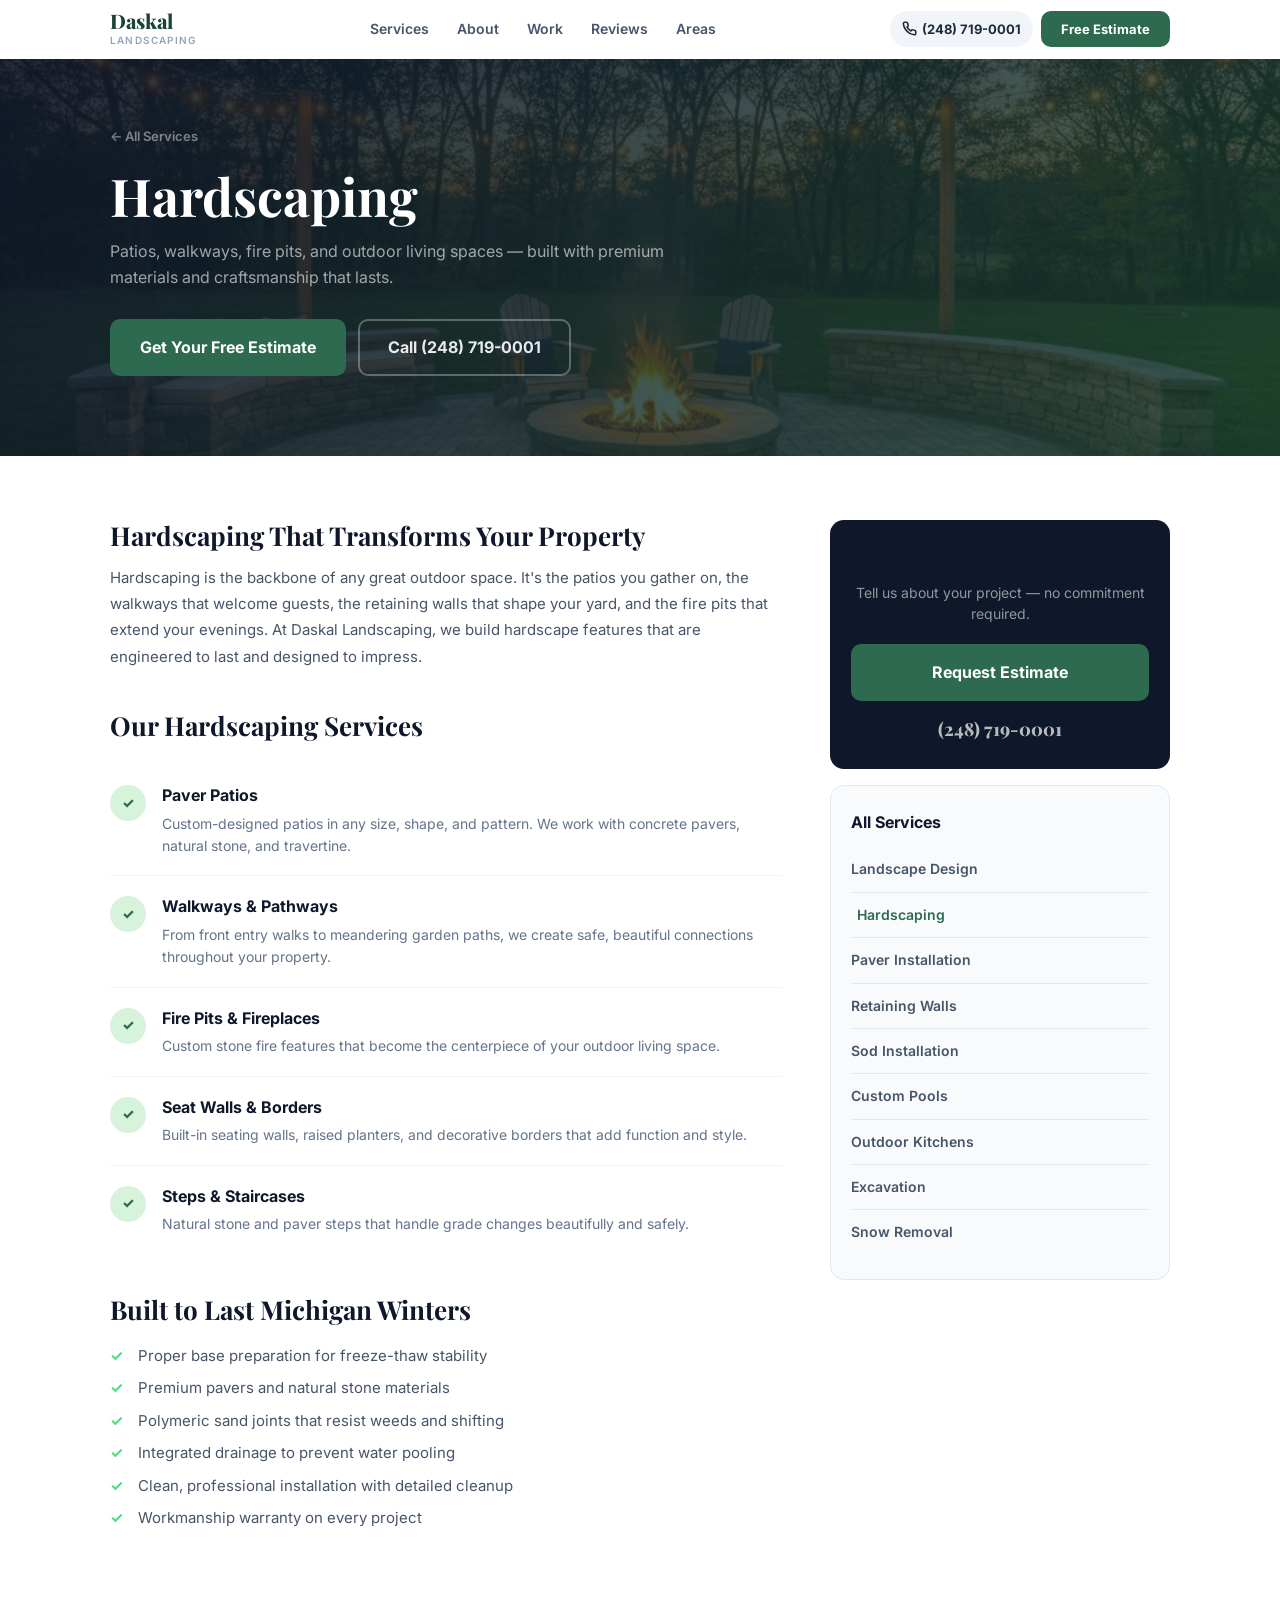
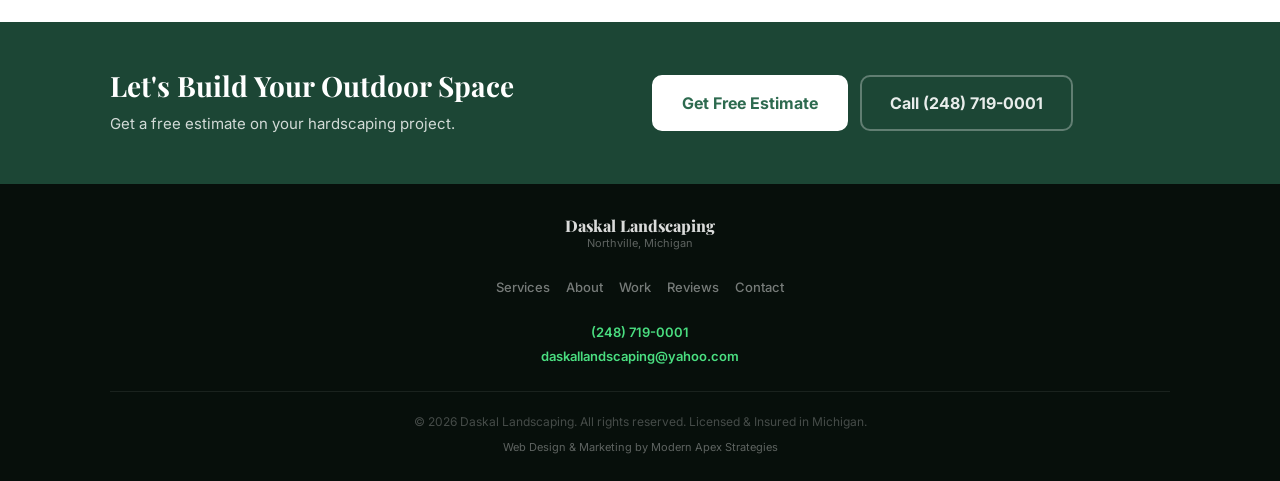
<file: hardscaping/index.html>
<!DOCTYPE html>
<html lang="en">
<head>
  <meta charset="UTF-8">
  <meta name="viewport" content="width=device-width, initial-scale=1.0">
  <title>Hardscaping Services Northville MI | Daskal Landscaping</title>
  <meta name="description" content="Expert hardscaping in Northville & Southeast Michigan. Patios, walkways, fire pits, outdoor living spaces. Premium pavers and natural stone. Call (248) 719-0001.">
  <meta name="robots" content="index, follow">
  <link rel="canonical" href="https://daskallandscaping.com/hardscaping/">
  <meta property="og:title" content="Hardscaping Services Northville MI | Daskal Landscaping">
  <meta property="og:description" content="Expert hardscaping in Northville & Southeast Michigan. Patios, walkways, fire pits, outdoor living spaces. Premium pavers and natural stone. Call (248) 719-0001.">
  <meta property="og:type" content="website">
  <meta property="og:url" content="https://daskallandscaping.com/hardscaping/">
  <meta property="og:image" content="https://daskallandscaping.com/assets/images/og-image.jpg">
  <meta name="twitter:card" content="summary_large_image">
  <meta name="twitter:image" content="https://daskallandscaping.com/assets/images/og-image.jpg">
  <!-- Google tag (gtag.js) -->
  <script async src="https://www.googletagmanager.com/gtag/js?id=G-FRCLPFH1V3"></script>
  <script>
    window.dataLayer = window.dataLayer || [];
    function gtag(){dataLayer.push(arguments);}
    gtag('js', new Date());
    gtag('config', 'G-FRCLPFH1V3');
    gtag('config', 'AW-16476157724');
  </script>
  <link rel="icon" type="image/x-icon" href="../assets/images/favicon.ico">
  <link rel="icon" type="image/png" sizes="32x32" href="../assets/images/favicon-32x32.png">
  <link rel="apple-touch-icon" sizes="180x180" href="../assets/images/apple-touch-icon.png">
  <script type="application/ld+json">
  {"@context":"https://schema.org","@type":"Service","serviceType":"Hardscaping","provider":{"@type":"LandscapingBusiness","name":"Daskal Landscaping","url":"https://daskallandscaping.com","telephone":"+12487190001","areaServed":"Northville, MI"},"areaServed":{"@type":"AdministrativeArea","name":"Southeast Michigan"}}
  </script>
  <link rel="preconnect" href="https://fonts.googleapis.com">
  <link rel="preconnect" href="https://fonts.gstatic.com" crossorigin>
  <link href="https://fonts.googleapis.com/css2?family=Inter:wght@400;500;600;700;800;900&family=Playfair+Display:wght@700;800;900&display=swap" rel="stylesheet">
  <link rel="stylesheet" href="../styles.css">
</head>
<body>

  <div class="sticky-cta" id="stickyCta"><a href="tel:+12487190001" class="sticky-cta__call" onclick="gtag('event','conversion',{send_to:'AW-16476157724/7540233008'});gtag('event','click_to_call',{event_label:'sticky_call'})"><svg width="18" height="18" viewBox="0 0 24 24" fill="none" stroke="currentColor" stroke-width="2.5"><path d="M22 16.92v3a2 2 0 01-2.18 2 19.79 19.79 0 01-8.63-3.07 19.5 19.5 0 01-6-6 19.79 19.79 0 01-3.07-8.67A2 2 0 014.11 2h3a2 2 0 012 1.72c.127.96.361 1.903.7 2.81a2 2 0 01-.45 2.11L8.09 9.91a16 16 0 006 6l1.27-1.27a2 2 0 012.11-.45c.907.339 1.85.573 2.81.7A2 2 0 0122 16.92z"/></svg>Call Now</a><a href="../#contact" class="sticky-cta__quote" onclick="gtag('event','cta_click',{event_label:'sticky_estimate'})">Free Estimate</a></div>

  <header class="header" id="header"><div class="container"><div class="header__inner"><a href="../" class="header__brand"><span class="header__name">Daskal</span><span class="header__tagline">Landscaping</span></a><nav class="header__nav"><a href="../#services">Services</a><a href="../#about">About</a><a href="../#work">Work</a><a href="../#reviews">Reviews</a><a href="../#areas">Areas</a></nav><div class="header__actions"><a href="tel:+12487190001" class="header__phone" onclick="gtag('event','conversion',{send_to:'AW-16476157724/7540233008'});gtag('event','click_to_call',{event_label:'header_call'})"><svg width="15" height="15" viewBox="0 0 24 24" fill="none" stroke="currentColor" stroke-width="2.5"><path d="M22 16.92v3a2 2 0 01-2.18 2 19.79 19.79 0 01-8.63-3.07 19.5 19.5 0 01-6-6 19.79 19.79 0 01-3.07-8.67A2 2 0 014.11 2h3a2 2 0 012 1.72c.127.96.361 1.903.7 2.81a2 2 0 01-.45 2.11L8.09 9.91a16 16 0 006 6l1.27-1.27a2 2 0 012.11-.45c.907.339 1.85.573 2.81.7A2 2 0 0122 16.92z"/></svg><span>(248) 719-0001</span></a><a href="../#contact" class="btn btn--primary btn--sm header__cta" onclick="gtag('event','cta_click',{event_label:'header_estimate'})">Free Estimate</a><button class="hamburger" id="hamburger" aria-label="Open menu"><span></span><span></span><span></span></button></div></div></div></header><div class="mobile-menu" id="mobileMenu"><nav class="mobile-menu__nav"><a href="../#services">Services</a><a href="../#about">About</a><a href="../#work">Work</a><a href="../#reviews">Reviews</a><a href="../#areas">Areas</a><a href="../#contact" class="btn btn--primary btn--lg btn--full" onclick="gtag('event','cta_click',{event_label:'mobile_menu_estimate'})">Get Free Estimate</a></nav></div>

  <section class="svc-hero" style="background-image:url('../assets/images/svc-hardscaping.jpg');">
    <div class="svc-hero__overlay"></div>
    <div class="container">
      <div class="svc-hero__content">
        <a href="../#services" class="svc-hero__back">&larr; All Services</a>
        <h1 class="svc-hero__title">Hardscaping</h1>
        <p class="svc-hero__sub">Patios, walkways, fire pits, and outdoor living spaces — built with premium materials and craftsmanship that lasts.</p>
        <div class="svc-hero__ctas">
          <a href="../#contact" class="btn btn--primary btn--lg" onclick="gtag('event','cta_click',{event_label:'hero_estimate'})">Get Your Free Estimate</a>
          <a href="tel:+12487190001" class="btn btn--outline-light btn--lg" onclick="gtag('event','conversion',{send_to:'AW-16476157724/7540233008'});gtag('event','click_to_call',{event_label:'hero_call'})">Call (248) 719-0001</a>
        </div>
      </div>
    </div>
  </section>

  <section class="svc-content">
    <div class="container">
      <div class="svc-content__grid">
        <div class="svc-content__main">
          
          <h2>Hardscaping That Transforms Your Property</h2>
          <p>Hardscaping is the backbone of any great outdoor space. It's the patios you gather on, the walkways that welcome guests, the retaining walls that shape your yard, and the fire pits that extend your evenings. At Daskal Landscaping, we build hardscape features that are engineered to last and designed to impress.</p>

          <h2>Our Hardscaping Services</h2>
          <div class="svc-steps">
            <div class="svc-step"><div class="svc-step__num">&#10003;</div><div><h3>Paver Patios</h3><p>Custom-designed patios in any size, shape, and pattern. We work with concrete pavers, natural stone, and travertine.</p></div></div>
            <div class="svc-step"><div class="svc-step__num">&#10003;</div><div><h3>Walkways &amp; Pathways</h3><p>From front entry walks to meandering garden paths, we create safe, beautiful connections throughout your property.</p></div></div>
            <div class="svc-step"><div class="svc-step__num">&#10003;</div><div><h3>Fire Pits &amp; Fireplaces</h3><p>Custom stone fire features that become the centerpiece of your outdoor living space.</p></div></div>
            <div class="svc-step"><div class="svc-step__num">&#10003;</div><div><h3>Seat Walls &amp; Borders</h3><p>Built-in seating walls, raised planters, and decorative borders that add function and style.</p></div></div>
            <div class="svc-step"><div class="svc-step__num">&#10003;</div><div><h3>Steps &amp; Staircases</h3><p>Natural stone and paver steps that handle grade changes beautifully and safely.</p></div></div>
          </div>

          <h2>Built to Last Michigan Winters</h2>
          <ul class="svc-checklist">
            <li>Proper base preparation for freeze-thaw stability</li>
            <li>Premium pavers and natural stone materials</li>
            <li>Polymeric sand joints that resist weeds and shifting</li>
            <li>Integrated drainage to prevent water pooling</li>
            <li>Clean, professional installation with detailed cleanup</li>
            <li>Workmanship warranty on every project</li>
          </ul>

        </div>
        <aside class="svc-content__sidebar">
          <div class="svc-sidebar-card svc-sidebar-card--cta">
            <h3>Free Estimate</h3>
            <p>Tell us about your project — no commitment required.</p>
            <a href="../#contact" class="btn btn--primary btn--lg btn--full" onclick="gtag('event','cta_click',{event_label:'sidebar_estimate'})">Request Estimate</a>
            <a href="tel:+12487190001" class="svc-sidebar-phone" onclick="gtag('event','conversion',{send_to:'AW-16476157724/7540233008'});gtag('event','click_to_call',{event_label:'sidebar_call'})">(248) 719-0001</a>
          </div>
          <div class="svc-sidebar-card">
            <h3>All Services</h3>
            <ul class="svc-sidebar-links">
              <li><a href="../landscape-design/">Landscape Design</a></li>
<li><a href="../hardscaping/" class="is-current">Hardscaping</a></li>
<li><a href="../pavers/">Paver Installation</a></li>
<li><a href="../retaining-walls/">Retaining Walls</a></li>
<li><a href="../sod-installation/">Sod Installation</a></li>
<li><a href="../pools/">Custom Pools</a></li>
<li><a href="../outdoor-kitchens/">Outdoor Kitchens</a></li>
<li><a href="../excavation/">Excavation</a></li>
<li><a href="../snow-removal/">Snow Removal</a></li>
            </ul>
          </div>
        </aside>
      </div>
    </div>
  </section>

  <section class="cta-banner">
    <div class="container">
      <div class="cta-banner__inner">
        <div><h2>Let's Build Your Outdoor Space</h2><p>Get a free estimate on your hardscaping project.</p></div>
        <div class="cta-banner__actions">
          <a href="../#contact" class="btn btn--primary btn--lg" onclick="gtag('event','cta_click',{event_label:'banner_estimate'})">Get Free Estimate</a>
          <a href="tel:+12487190001" class="btn btn--outline-light btn--lg" onclick="gtag('event','conversion',{send_to:'AW-16476157724/7540233008'});gtag('event','click_to_call',{event_label:'hero_call'})">Call (248) 719-0001</a>
        </div>
      </div>
    </div>
  </section>

  <footer class="footer"><div class="container"><div class="footer__top"><div class="footer__brand"><span class="footer__name">Daskal Landscaping</span><span class="footer__sub">Northville, Michigan</span></div><div class="footer__links"><a href="../#services">Services</a><a href="../#about">About</a><a href="../#work">Work</a><a href="../#reviews">Reviews</a><a href="../#contact">Contact</a></div><div class="footer__contact"><a href="tel:+12487190001" onclick="gtag('event','conversion',{send_to:'AW-16476157724/7540233008'});gtag('event','click_to_call',{event_label:'footer_call'})">(248) 719-0001</a><a href="mailto:daskallandscaping@yahoo.com" onclick="gtag('event','click_to_email',{event_label:'footer_email'})">daskallandscaping@yahoo.com</a></div></div><div class="footer__bottom"><p>&copy; 2026 Daskal Landscaping. All rights reserved. Licensed &amp; Insured in Michigan.</p><p style="margin-top:6px"><a href="https://modernapexstrategies.com" target="_blank" rel="noopener" style="color:rgba(255,255,255,.35);text-decoration:none;font-size:11px">Web Design &amp; Marketing by Modern Apex Strategies</a></p></div></div></footer>

  <script>
    const s=document.getElementById('stickyCta'),h=document.getElementById('header');window.addEventListener('scroll',()=>{s.classList.toggle('sticky-cta--visible',window.scrollY>400);h.classList.toggle('header--scrolled',window.scrollY>20)});const b=document.getElementById('hamburger'),m=document.getElementById('mobileMenu');b.addEventListener('click',()=>{b.classList.toggle('is-active');m.classList.toggle('is-open');document.body.classList.toggle('menu-open')});m.querySelectorAll('a').forEach(l=>l.addEventListener('click',()=>{b.classList.remove('is-active');m.classList.remove('is-open');document.body.classList.remove('menu-open')}));
  </script>
</body>
</html>
</file>
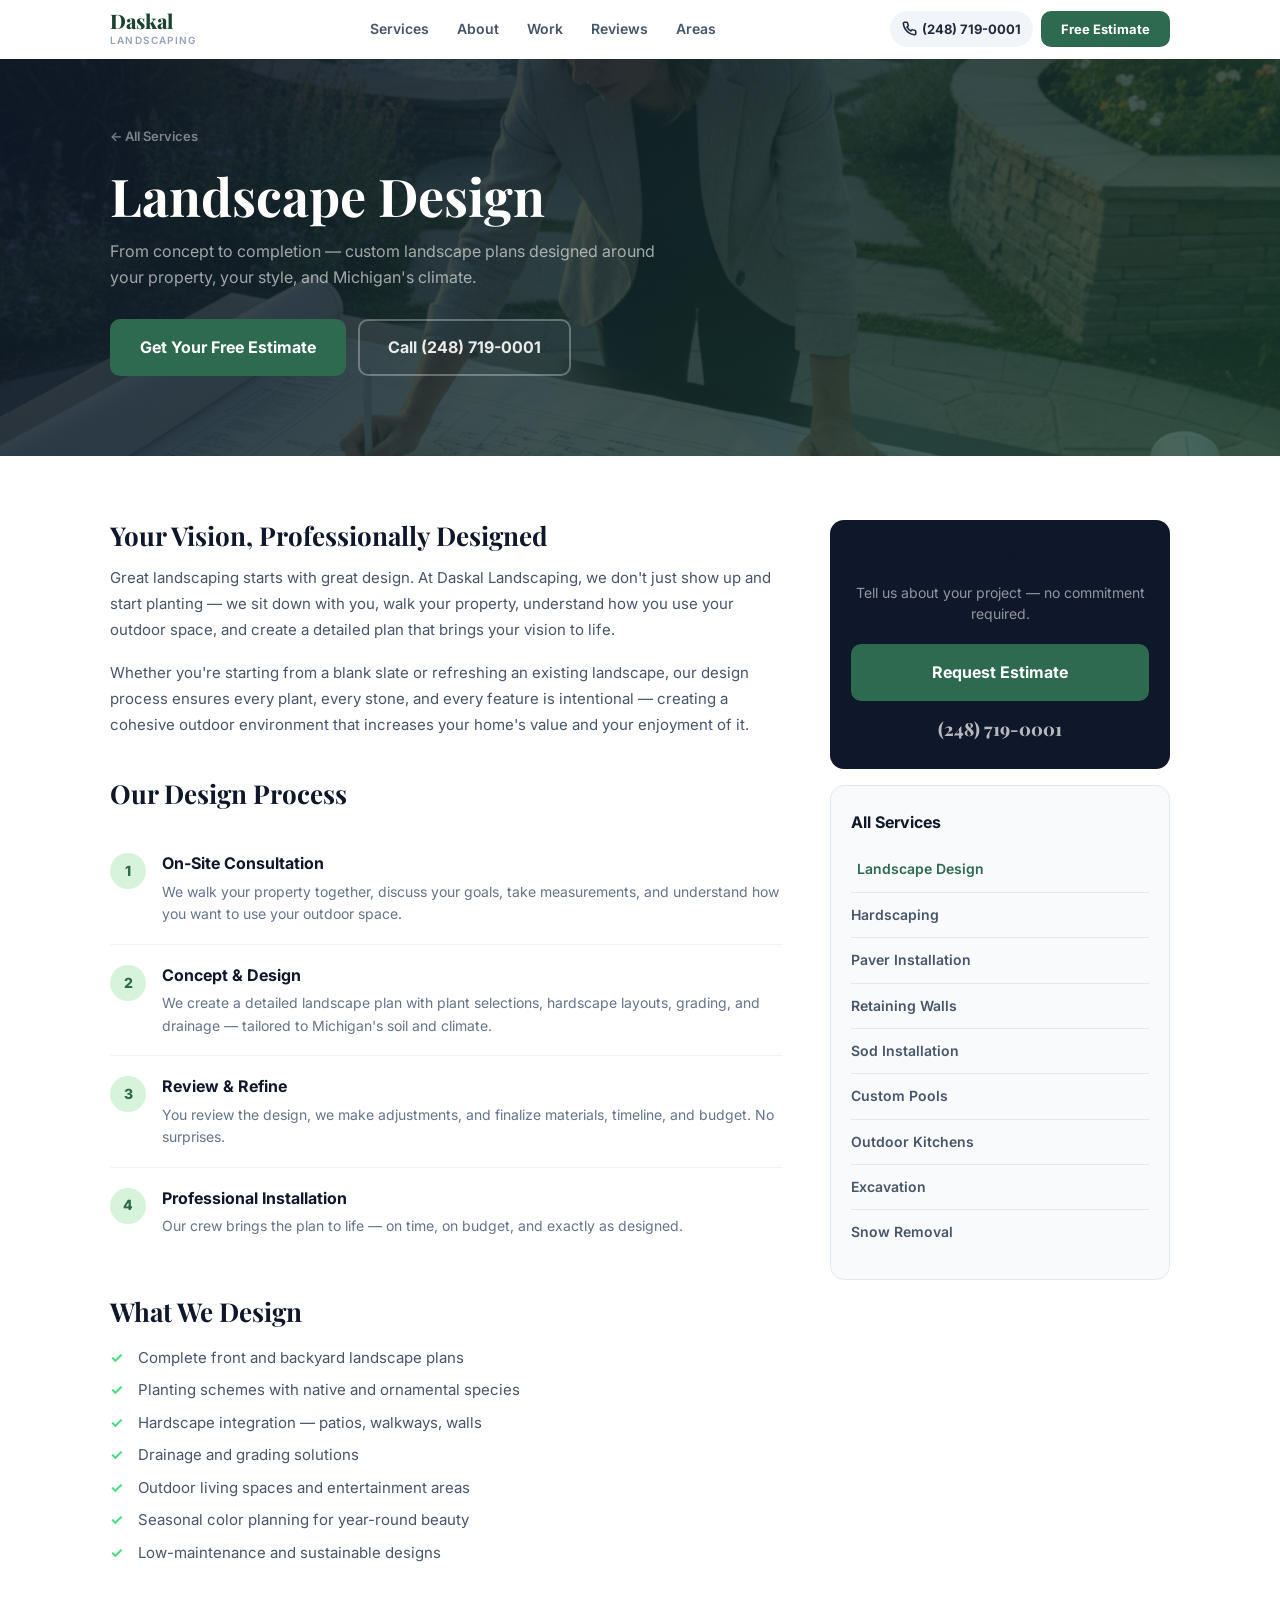
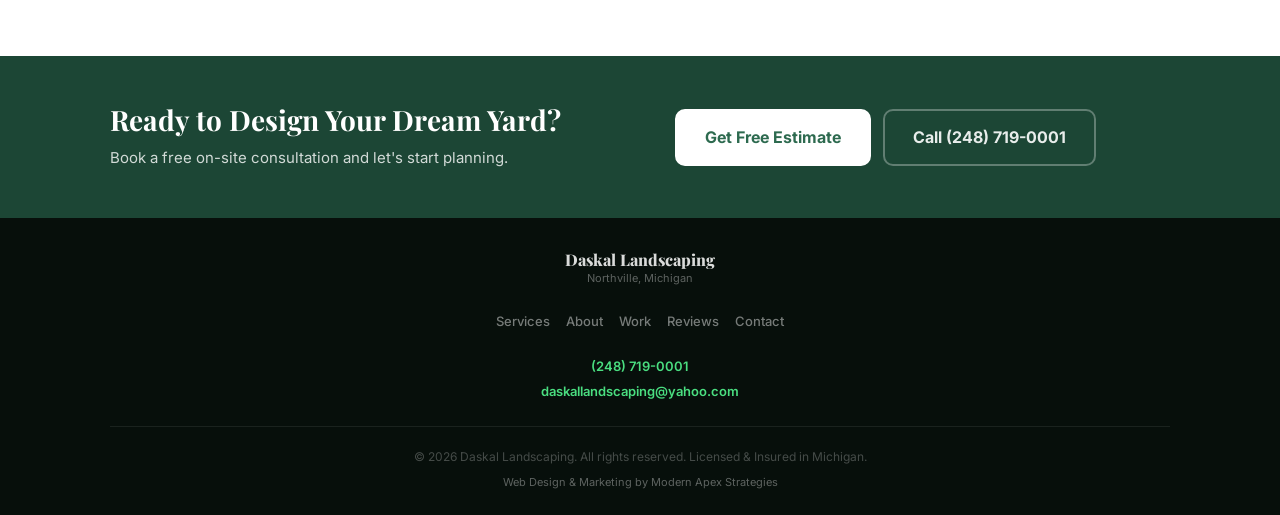
<file: landscape-design/index.html>
<!DOCTYPE html>
<html lang="en">
<head>
  <meta charset="UTF-8">
  <meta name="viewport" content="width=device-width, initial-scale=1.0">
  <title>Landscape Design in Northville MI | Daskal Landscaping</title>
  <meta name="description" content="Custom landscape design in Northville & Southeast Michigan. From concept to 3D rendering to full installation. Free consultations. Call (248) 719-0001.">
  <meta name="robots" content="index, follow">
  <link rel="canonical" href="https://daskallandscaping.com/landscape-design/">
  <meta property="og:title" content="Landscape Design in Northville MI | Daskal Landscaping">
  <meta property="og:description" content="Custom landscape design in Northville & Southeast Michigan. From concept to 3D rendering to full installation. Free consultations. Call (248) 719-0001.">
  <meta property="og:type" content="website">
  <meta property="og:url" content="https://daskallandscaping.com/landscape-design/">
  <meta property="og:image" content="https://daskallandscaping.com/assets/images/og-image.jpg">
  <meta name="twitter:card" content="summary_large_image">
  <meta name="twitter:image" content="https://daskallandscaping.com/assets/images/og-image.jpg">
  <!-- Google tag (gtag.js) -->
  <script async src="https://www.googletagmanager.com/gtag/js?id=G-FRCLPFH1V3"></script>
  <script>
    window.dataLayer = window.dataLayer || [];
    function gtag(){dataLayer.push(arguments);}
    gtag('js', new Date());
    gtag('config', 'G-FRCLPFH1V3');
    gtag('config', 'AW-16476157724');
  </script>
  <link rel="icon" type="image/x-icon" href="../assets/images/favicon.ico">
  <link rel="icon" type="image/png" sizes="32x32" href="../assets/images/favicon-32x32.png">
  <link rel="apple-touch-icon" sizes="180x180" href="../assets/images/apple-touch-icon.png">
  <script type="application/ld+json">
  {"@context":"https://schema.org","@type":"Service","serviceType":"Landscape Design","provider":{"@type":"LandscapingBusiness","name":"Daskal Landscaping","url":"https://daskallandscaping.com","telephone":"+12487190001","areaServed":"Northville, MI"},"areaServed":{"@type":"AdministrativeArea","name":"Southeast Michigan"}}
  </script>
  <link rel="preconnect" href="https://fonts.googleapis.com">
  <link rel="preconnect" href="https://fonts.gstatic.com" crossorigin>
  <link href="https://fonts.googleapis.com/css2?family=Inter:wght@400;500;600;700;800;900&family=Playfair+Display:wght@700;800;900&display=swap" rel="stylesheet">
  <link rel="stylesheet" href="../styles.css">
</head>
<body>

  <div class="sticky-cta" id="stickyCta"><a href="tel:+12487190001" class="sticky-cta__call" onclick="gtag('event','conversion',{send_to:'AW-16476157724/7540233008'});gtag('event','click_to_call',{event_label:'sticky_call'})"><svg width="18" height="18" viewBox="0 0 24 24" fill="none" stroke="currentColor" stroke-width="2.5"><path d="M22 16.92v3a2 2 0 01-2.18 2 19.79 19.79 0 01-8.63-3.07 19.5 19.5 0 01-6-6 19.79 19.79 0 01-3.07-8.67A2 2 0 014.11 2h3a2 2 0 012 1.72c.127.96.361 1.903.7 2.81a2 2 0 01-.45 2.11L8.09 9.91a16 16 0 006 6l1.27-1.27a2 2 0 012.11-.45c.907.339 1.85.573 2.81.7A2 2 0 0122 16.92z"/></svg>Call Now</a><a href="../#contact" class="sticky-cta__quote" onclick="gtag('event','cta_click',{event_label:'sticky_estimate'})">Free Estimate</a></div>

  <header class="header" id="header"><div class="container"><div class="header__inner"><a href="../" class="header__brand"><span class="header__name">Daskal</span><span class="header__tagline">Landscaping</span></a><nav class="header__nav"><a href="../#services">Services</a><a href="../#about">About</a><a href="../#work">Work</a><a href="../#reviews">Reviews</a><a href="../#areas">Areas</a></nav><div class="header__actions"><a href="tel:+12487190001" class="header__phone" onclick="gtag('event','conversion',{send_to:'AW-16476157724/7540233008'});gtag('event','click_to_call',{event_label:'header_call'})"><svg width="15" height="15" viewBox="0 0 24 24" fill="none" stroke="currentColor" stroke-width="2.5"><path d="M22 16.92v3a2 2 0 01-2.18 2 19.79 19.79 0 01-8.63-3.07 19.5 19.5 0 01-6-6 19.79 19.79 0 01-3.07-8.67A2 2 0 014.11 2h3a2 2 0 012 1.72c.127.96.361 1.903.7 2.81a2 2 0 01-.45 2.11L8.09 9.91a16 16 0 006 6l1.27-1.27a2 2 0 012.11-.45c.907.339 1.85.573 2.81.7A2 2 0 0122 16.92z"/></svg><span>(248) 719-0001</span></a><a href="../#contact" class="btn btn--primary btn--sm header__cta" onclick="gtag('event','cta_click',{event_label:'header_estimate'})">Free Estimate</a><button class="hamburger" id="hamburger" aria-label="Open menu"><span></span><span></span><span></span></button></div></div></div></header><div class="mobile-menu" id="mobileMenu"><nav class="mobile-menu__nav"><a href="../#services">Services</a><a href="../#about">About</a><a href="../#work">Work</a><a href="../#reviews">Reviews</a><a href="../#areas">Areas</a><a href="../#contact" class="btn btn--primary btn--lg btn--full" onclick="gtag('event','cta_click',{event_label:'mobile_menu_estimate'})">Get Free Estimate</a></nav></div>

  <section class="svc-hero" style="background-image:url('../assets/images/svc-landscape-design.jpg');">
    <div class="svc-hero__overlay"></div>
    <div class="container">
      <div class="svc-hero__content">
        <a href="../#services" class="svc-hero__back">&larr; All Services</a>
        <h1 class="svc-hero__title">Landscape Design</h1>
        <p class="svc-hero__sub">From concept to completion — custom landscape plans designed around your property, your style, and Michigan's climate.</p>
        <div class="svc-hero__ctas">
          <a href="../#contact" class="btn btn--primary btn--lg" onclick="gtag('event','cta_click',{event_label:'hero_estimate'})">Get Your Free Estimate</a>
          <a href="tel:+12487190001" class="btn btn--outline-light btn--lg" onclick="gtag('event','conversion',{send_to:'AW-16476157724/7540233008'});gtag('event','click_to_call',{event_label:'hero_call'})">Call (248) 719-0001</a>
        </div>
      </div>
    </div>
  </section>

  <section class="svc-content">
    <div class="container">
      <div class="svc-content__grid">
        <div class="svc-content__main">
          
          <h2>Your Vision, Professionally Designed</h2>
          <p>Great landscaping starts with great design. At Daskal Landscaping, we don't just show up and start planting — we sit down with you, walk your property, understand how you use your outdoor space, and create a detailed plan that brings your vision to life.</p>
          <p>Whether you're starting from a blank slate or refreshing an existing landscape, our design process ensures every plant, every stone, and every feature is intentional — creating a cohesive outdoor environment that increases your home's value and your enjoyment of it.</p>

          <h2>Our Design Process</h2>
          <div class="svc-steps">
            <div class="svc-step"><div class="svc-step__num">1</div><div><h3>On-Site Consultation</h3><p>We walk your property together, discuss your goals, take measurements, and understand how you want to use your outdoor space.</p></div></div>
            <div class="svc-step"><div class="svc-step__num">2</div><div><h3>Concept &amp; Design</h3><p>We create a detailed landscape plan with plant selections, hardscape layouts, grading, and drainage — tailored to Michigan's soil and climate.</p></div></div>
            <div class="svc-step"><div class="svc-step__num">3</div><div><h3>Review &amp; Refine</h3><p>You review the design, we make adjustments, and finalize materials, timeline, and budget. No surprises.</p></div></div>
            <div class="svc-step"><div class="svc-step__num">4</div><div><h3>Professional Installation</h3><p>Our crew brings the plan to life — on time, on budget, and exactly as designed.</p></div></div>
          </div>

          <h2>What We Design</h2>
          <ul class="svc-checklist">
            <li>Complete front and backyard landscape plans</li>
            <li>Planting schemes with native and ornamental species</li>
            <li>Hardscape integration — patios, walkways, walls</li>
            <li>Drainage and grading solutions</li>
            <li>Outdoor living spaces and entertainment areas</li>
            <li>Seasonal color planning for year-round beauty</li>
            <li>Low-maintenance and sustainable designs</li>
          </ul>

        </div>
        <aside class="svc-content__sidebar">
          <div class="svc-sidebar-card svc-sidebar-card--cta">
            <h3>Free Estimate</h3>
            <p>Tell us about your project — no commitment required.</p>
            <a href="../#contact" class="btn btn--primary btn--lg btn--full" onclick="gtag('event','cta_click',{event_label:'sidebar_estimate'})">Request Estimate</a>
            <a href="tel:+12487190001" class="svc-sidebar-phone" onclick="gtag('event','conversion',{send_to:'AW-16476157724/7540233008'});gtag('event','click_to_call',{event_label:'sidebar_call'})">(248) 719-0001</a>
          </div>
          <div class="svc-sidebar-card">
            <h3>All Services</h3>
            <ul class="svc-sidebar-links">
              <li><a href="../landscape-design/" class="is-current">Landscape Design</a></li>
<li><a href="../hardscaping/">Hardscaping</a></li>
<li><a href="../pavers/">Paver Installation</a></li>
<li><a href="../retaining-walls/">Retaining Walls</a></li>
<li><a href="../sod-installation/">Sod Installation</a></li>
<li><a href="../pools/">Custom Pools</a></li>
<li><a href="../outdoor-kitchens/">Outdoor Kitchens</a></li>
<li><a href="../excavation/">Excavation</a></li>
<li><a href="../snow-removal/">Snow Removal</a></li>
            </ul>
          </div>
        </aside>
      </div>
    </div>
  </section>

  <section class="cta-banner">
    <div class="container">
      <div class="cta-banner__inner">
        <div><h2>Ready to Design Your Dream Yard?</h2><p>Book a free on-site consultation and let's start planning.</p></div>
        <div class="cta-banner__actions">
          <a href="../#contact" class="btn btn--primary btn--lg" onclick="gtag('event','cta_click',{event_label:'banner_estimate'})">Get Free Estimate</a>
          <a href="tel:+12487190001" class="btn btn--outline-light btn--lg" onclick="gtag('event','conversion',{send_to:'AW-16476157724/7540233008'});gtag('event','click_to_call',{event_label:'hero_call'})">Call (248) 719-0001</a>
        </div>
      </div>
    </div>
  </section>

  <footer class="footer"><div class="container"><div class="footer__top"><div class="footer__brand"><span class="footer__name">Daskal Landscaping</span><span class="footer__sub">Northville, Michigan</span></div><div class="footer__links"><a href="../#services">Services</a><a href="../#about">About</a><a href="../#work">Work</a><a href="../#reviews">Reviews</a><a href="../#contact">Contact</a></div><div class="footer__contact"><a href="tel:+12487190001" onclick="gtag('event','conversion',{send_to:'AW-16476157724/7540233008'});gtag('event','click_to_call',{event_label:'footer_call'})">(248) 719-0001</a><a href="mailto:daskallandscaping@yahoo.com" onclick="gtag('event','click_to_email',{event_label:'footer_email'})">daskallandscaping@yahoo.com</a></div></div><div class="footer__bottom"><p>&copy; 2026 Daskal Landscaping. All rights reserved. Licensed &amp; Insured in Michigan.</p><p style="margin-top:6px"><a href="https://modernapexstrategies.com" target="_blank" rel="noopener" style="color:rgba(255,255,255,.35);text-decoration:none;font-size:11px">Web Design &amp; Marketing by Modern Apex Strategies</a></p></div></div></footer>

  <script>
    const s=document.getElementById('stickyCta'),h=document.getElementById('header');window.addEventListener('scroll',()=>{s.classList.toggle('sticky-cta--visible',window.scrollY>400);h.classList.toggle('header--scrolled',window.scrollY>20)});const b=document.getElementById('hamburger'),m=document.getElementById('mobileMenu');b.addEventListener('click',()=>{b.classList.toggle('is-active');m.classList.toggle('is-open');document.body.classList.toggle('menu-open')});m.querySelectorAll('a').forEach(l=>l.addEventListener('click',()=>{b.classList.remove('is-active');m.classList.remove('is-open');document.body.classList.remove('menu-open')}));
  </script>
</body>
</html>
</file>
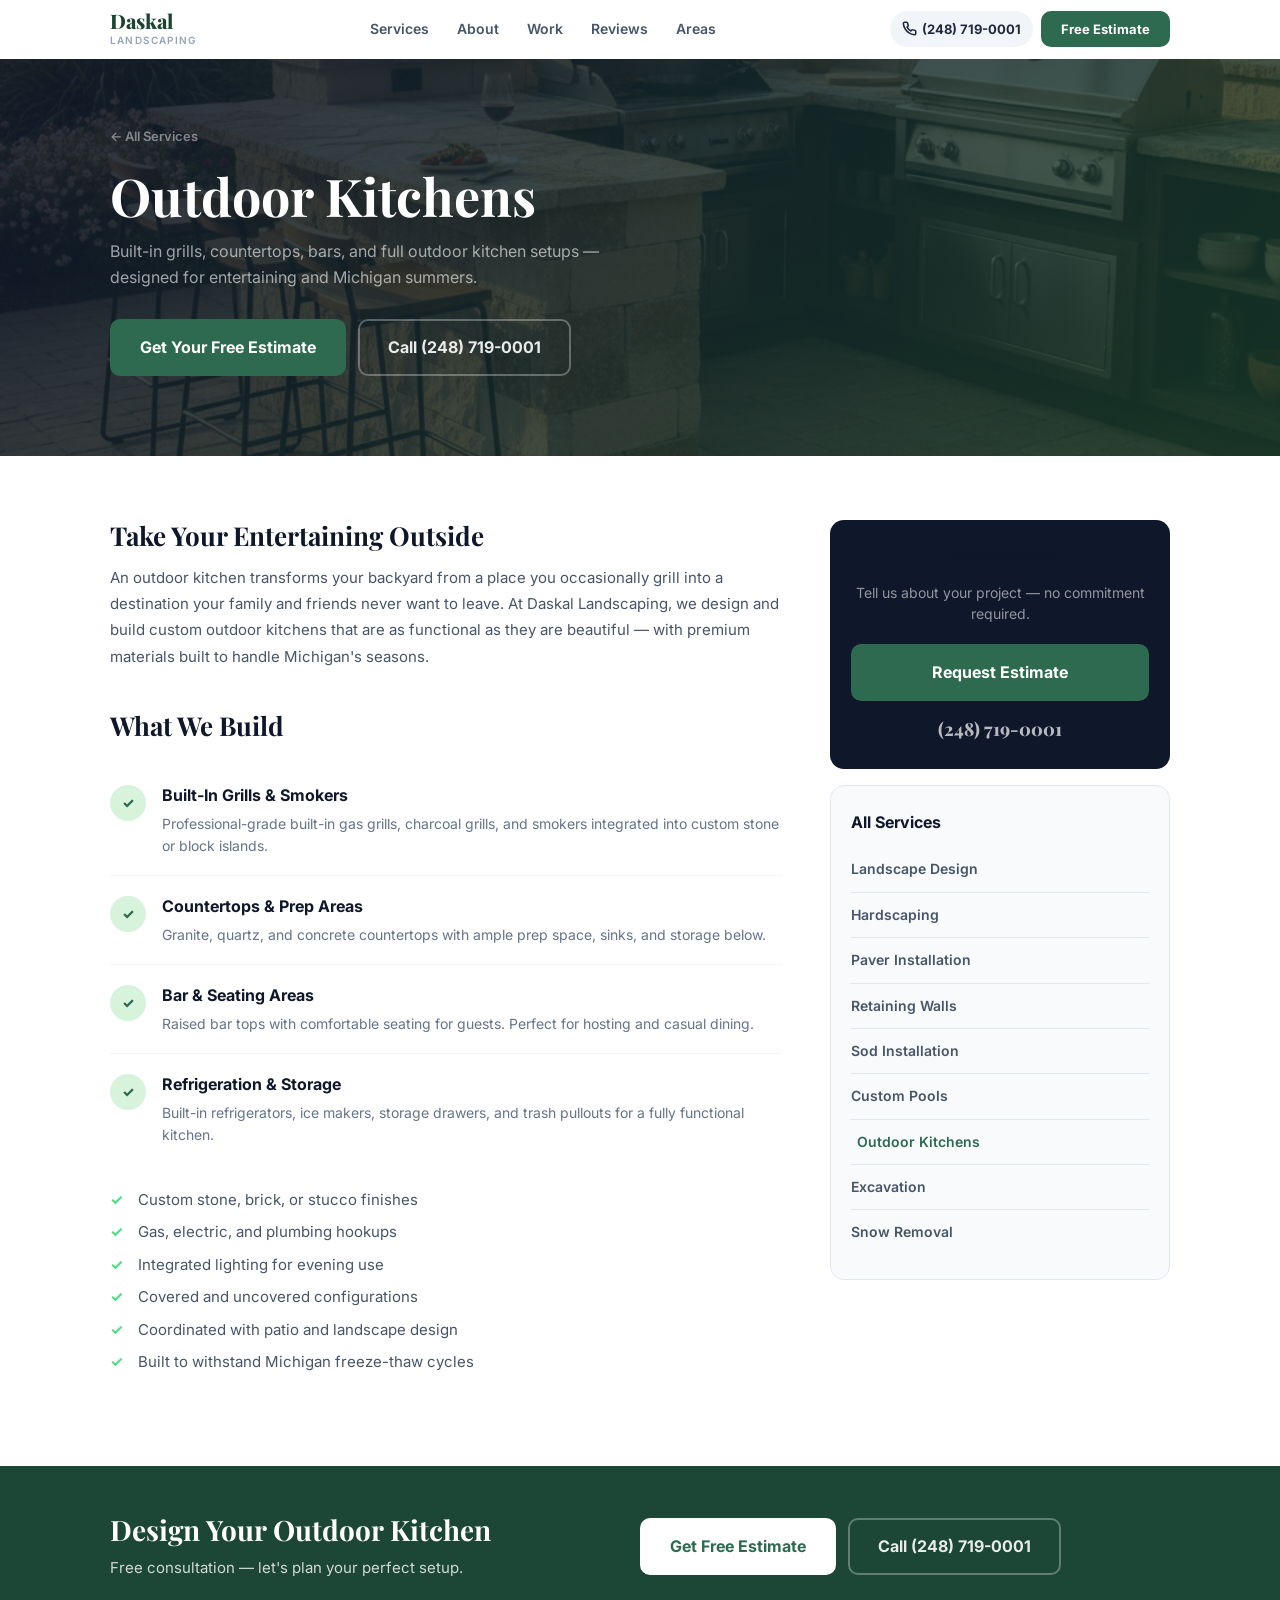
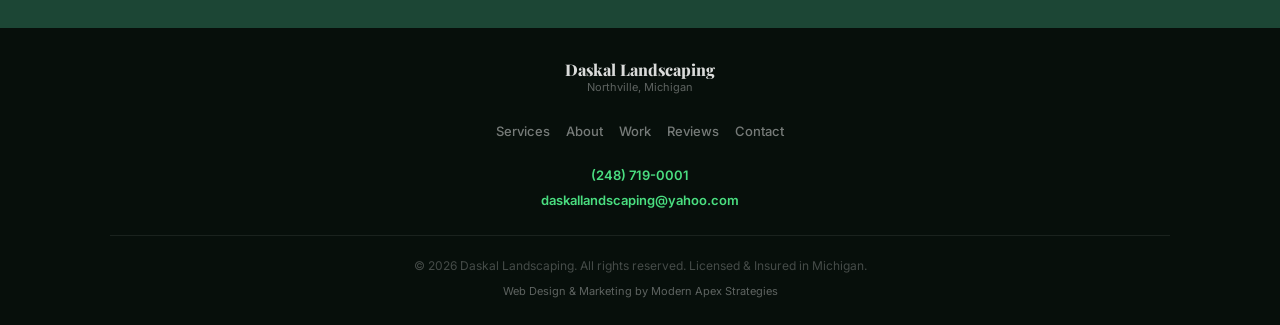
<file: outdoor-kitchens/index.html>
<!DOCTYPE html>
<html lang="en">
<head>
  <meta charset="UTF-8">
  <meta name="viewport" content="width=device-width, initial-scale=1.0">
  <title>Outdoor Kitchen Installation Northville MI | Daskal Landscaping</title>
  <meta name="description" content="Custom outdoor kitchen design and installation in Northville & Southeast Michigan. Built-in grills, countertops, bars, and full kitchen setups. Call (248) 719-0001.">
  <meta name="robots" content="index, follow">
  <link rel="canonical" href="https://daskallandscaping.com/outdoor-kitchens/">
  <meta property="og:title" content="Outdoor Kitchen Installation Northville MI | Daskal Landscaping">
  <meta property="og:description" content="Custom outdoor kitchen design and installation in Northville & Southeast Michigan. Built-in grills, countertops, bars, and full kitchen setups. Call (248) 719-0001.">
  <meta property="og:type" content="website">
  <meta property="og:url" content="https://daskallandscaping.com/outdoor-kitchens/">
  <meta property="og:image" content="https://daskallandscaping.com/assets/images/og-image.jpg">
  <meta name="twitter:card" content="summary_large_image">
  <meta name="twitter:image" content="https://daskallandscaping.com/assets/images/og-image.jpg">
  <!-- Google tag (gtag.js) -->
  <script async src="https://www.googletagmanager.com/gtag/js?id=G-FRCLPFH1V3"></script>
  <script>
    window.dataLayer = window.dataLayer || [];
    function gtag(){dataLayer.push(arguments);}
    gtag('js', new Date());
    gtag('config', 'G-FRCLPFH1V3');
    gtag('config', 'AW-16476157724');
  </script>
  <link rel="icon" type="image/x-icon" href="../assets/images/favicon.ico">
  <link rel="icon" type="image/png" sizes="32x32" href="../assets/images/favicon-32x32.png">
  <link rel="apple-touch-icon" sizes="180x180" href="../assets/images/apple-touch-icon.png">
  <script type="application/ld+json">
  {"@context":"https://schema.org","@type":"Service","serviceType":"Outdoor Kitchens","provider":{"@type":"LandscapingBusiness","name":"Daskal Landscaping","url":"https://daskallandscaping.com","telephone":"+12487190001","areaServed":"Northville, MI"},"areaServed":{"@type":"AdministrativeArea","name":"Southeast Michigan"}}
  </script>
  <link rel="preconnect" href="https://fonts.googleapis.com">
  <link rel="preconnect" href="https://fonts.gstatic.com" crossorigin>
  <link href="https://fonts.googleapis.com/css2?family=Inter:wght@400;500;600;700;800;900&family=Playfair+Display:wght@700;800;900&display=swap" rel="stylesheet">
  <link rel="stylesheet" href="../styles.css">
</head>
<body>

  <div class="sticky-cta" id="stickyCta"><a href="tel:+12487190001" class="sticky-cta__call" onclick="gtag('event','conversion',{send_to:'AW-16476157724/7540233008'});gtag('event','click_to_call',{event_label:'sticky_call'})"><svg width="18" height="18" viewBox="0 0 24 24" fill="none" stroke="currentColor" stroke-width="2.5"><path d="M22 16.92v3a2 2 0 01-2.18 2 19.79 19.79 0 01-8.63-3.07 19.5 19.5 0 01-6-6 19.79 19.79 0 01-3.07-8.67A2 2 0 014.11 2h3a2 2 0 012 1.72c.127.96.361 1.903.7 2.81a2 2 0 01-.45 2.11L8.09 9.91a16 16 0 006 6l1.27-1.27a2 2 0 012.11-.45c.907.339 1.85.573 2.81.7A2 2 0 0122 16.92z"/></svg>Call Now</a><a href="../#contact" class="sticky-cta__quote" onclick="gtag('event','cta_click',{event_label:'sticky_estimate'})">Free Estimate</a></div>

  <header class="header" id="header"><div class="container"><div class="header__inner"><a href="../" class="header__brand"><span class="header__name">Daskal</span><span class="header__tagline">Landscaping</span></a><nav class="header__nav"><a href="../#services">Services</a><a href="../#about">About</a><a href="../#work">Work</a><a href="../#reviews">Reviews</a><a href="../#areas">Areas</a></nav><div class="header__actions"><a href="tel:+12487190001" class="header__phone" onclick="gtag('event','conversion',{send_to:'AW-16476157724/7540233008'});gtag('event','click_to_call',{event_label:'header_call'})"><svg width="15" height="15" viewBox="0 0 24 24" fill="none" stroke="currentColor" stroke-width="2.5"><path d="M22 16.92v3a2 2 0 01-2.18 2 19.79 19.79 0 01-8.63-3.07 19.5 19.5 0 01-6-6 19.79 19.79 0 01-3.07-8.67A2 2 0 014.11 2h3a2 2 0 012 1.72c.127.96.361 1.903.7 2.81a2 2 0 01-.45 2.11L8.09 9.91a16 16 0 006 6l1.27-1.27a2 2 0 012.11-.45c.907.339 1.85.573 2.81.7A2 2 0 0122 16.92z"/></svg><span>(248) 719-0001</span></a><a href="../#contact" class="btn btn--primary btn--sm header__cta" onclick="gtag('event','cta_click',{event_label:'header_estimate'})">Free Estimate</a><button class="hamburger" id="hamburger" aria-label="Open menu"><span></span><span></span><span></span></button></div></div></div></header><div class="mobile-menu" id="mobileMenu"><nav class="mobile-menu__nav"><a href="../#services">Services</a><a href="../#about">About</a><a href="../#work">Work</a><a href="../#reviews">Reviews</a><a href="../#areas">Areas</a><a href="../#contact" class="btn btn--primary btn--lg btn--full" onclick="gtag('event','cta_click',{event_label:'mobile_menu_estimate'})">Get Free Estimate</a></nav></div>

  <section class="svc-hero" style="background-image:url('../assets/images/svc-outdoor-kitchen.jpg');">
    <div class="svc-hero__overlay"></div>
    <div class="container">
      <div class="svc-hero__content">
        <a href="../#services" class="svc-hero__back">&larr; All Services</a>
        <h1 class="svc-hero__title">Outdoor Kitchens</h1>
        <p class="svc-hero__sub">Built-in grills, countertops, bars, and full outdoor kitchen setups — designed for entertaining and Michigan summers.</p>
        <div class="svc-hero__ctas">
          <a href="../#contact" class="btn btn--primary btn--lg" onclick="gtag('event','cta_click',{event_label:'hero_estimate'})">Get Your Free Estimate</a>
          <a href="tel:+12487190001" class="btn btn--outline-light btn--lg" onclick="gtag('event','conversion',{send_to:'AW-16476157724/7540233008'});gtag('event','click_to_call',{event_label:'hero_call'})">Call (248) 719-0001</a>
        </div>
      </div>
    </div>
  </section>

  <section class="svc-content">
    <div class="container">
      <div class="svc-content__grid">
        <div class="svc-content__main">
          
          <h2>Take Your Entertaining Outside</h2>
          <p>An outdoor kitchen transforms your backyard from a place you occasionally grill into a destination your family and friends never want to leave. At Daskal Landscaping, we design and build custom outdoor kitchens that are as functional as they are beautiful — with premium materials built to handle Michigan's seasons.</p>

          <h2>What We Build</h2>
          <div class="svc-steps">
            <div class="svc-step"><div class="svc-step__num">&#10003;</div><div><h3>Built-In Grills &amp; Smokers</h3><p>Professional-grade built-in gas grills, charcoal grills, and smokers integrated into custom stone or block islands.</p></div></div>
            <div class="svc-step"><div class="svc-step__num">&#10003;</div><div><h3>Countertops &amp; Prep Areas</h3><p>Granite, quartz, and concrete countertops with ample prep space, sinks, and storage below.</p></div></div>
            <div class="svc-step"><div class="svc-step__num">&#10003;</div><div><h3>Bar &amp; Seating Areas</h3><p>Raised bar tops with comfortable seating for guests. Perfect for hosting and casual dining.</p></div></div>
            <div class="svc-step"><div class="svc-step__num">&#10003;</div><div><h3>Refrigeration &amp; Storage</h3><p>Built-in refrigerators, ice makers, storage drawers, and trash pullouts for a fully functional kitchen.</p></div></div>
          </div>

          <ul class="svc-checklist">
            <li>Custom stone, brick, or stucco finishes</li>
            <li>Gas, electric, and plumbing hookups</li>
            <li>Integrated lighting for evening use</li>
            <li>Covered and uncovered configurations</li>
            <li>Coordinated with patio and landscape design</li>
            <li>Built to withstand Michigan freeze-thaw cycles</li>
          </ul>

        </div>
        <aside class="svc-content__sidebar">
          <div class="svc-sidebar-card svc-sidebar-card--cta">
            <h3>Free Estimate</h3>
            <p>Tell us about your project — no commitment required.</p>
            <a href="../#contact" class="btn btn--primary btn--lg btn--full" onclick="gtag('event','cta_click',{event_label:'sidebar_estimate'})">Request Estimate</a>
            <a href="tel:+12487190001" class="svc-sidebar-phone" onclick="gtag('event','conversion',{send_to:'AW-16476157724/7540233008'});gtag('event','click_to_call',{event_label:'sidebar_call'})">(248) 719-0001</a>
          </div>
          <div class="svc-sidebar-card">
            <h3>All Services</h3>
            <ul class="svc-sidebar-links">
              <li><a href="../landscape-design/">Landscape Design</a></li>
<li><a href="../hardscaping/">Hardscaping</a></li>
<li><a href="../pavers/">Paver Installation</a></li>
<li><a href="../retaining-walls/">Retaining Walls</a></li>
<li><a href="../sod-installation/">Sod Installation</a></li>
<li><a href="../pools/">Custom Pools</a></li>
<li><a href="../outdoor-kitchens/" class="is-current">Outdoor Kitchens</a></li>
<li><a href="../excavation/">Excavation</a></li>
<li><a href="../snow-removal/">Snow Removal</a></li>
            </ul>
          </div>
        </aside>
      </div>
    </div>
  </section>

  <section class="cta-banner">
    <div class="container">
      <div class="cta-banner__inner">
        <div><h2>Design Your Outdoor Kitchen</h2><p>Free consultation — let's plan your perfect setup.</p></div>
        <div class="cta-banner__actions">
          <a href="../#contact" class="btn btn--primary btn--lg" onclick="gtag('event','cta_click',{event_label:'banner_estimate'})">Get Free Estimate</a>
          <a href="tel:+12487190001" class="btn btn--outline-light btn--lg" onclick="gtag('event','conversion',{send_to:'AW-16476157724/7540233008'});gtag('event','click_to_call',{event_label:'hero_call'})">Call (248) 719-0001</a>
        </div>
      </div>
    </div>
  </section>

  <footer class="footer"><div class="container"><div class="footer__top"><div class="footer__brand"><span class="footer__name">Daskal Landscaping</span><span class="footer__sub">Northville, Michigan</span></div><div class="footer__links"><a href="../#services">Services</a><a href="../#about">About</a><a href="../#work">Work</a><a href="../#reviews">Reviews</a><a href="../#contact">Contact</a></div><div class="footer__contact"><a href="tel:+12487190001" onclick="gtag('event','conversion',{send_to:'AW-16476157724/7540233008'});gtag('event','click_to_call',{event_label:'footer_call'})">(248) 719-0001</a><a href="mailto:daskallandscaping@yahoo.com" onclick="gtag('event','click_to_email',{event_label:'footer_email'})">daskallandscaping@yahoo.com</a></div></div><div class="footer__bottom"><p>&copy; 2026 Daskal Landscaping. All rights reserved. Licensed &amp; Insured in Michigan.</p><p style="margin-top:6px"><a href="https://modernapexstrategies.com" target="_blank" rel="noopener" style="color:rgba(255,255,255,.35);text-decoration:none;font-size:11px">Web Design &amp; Marketing by Modern Apex Strategies</a></p></div></div></footer>

  <script>
    const s=document.getElementById('stickyCta'),h=document.getElementById('header');window.addEventListener('scroll',()=>{s.classList.toggle('sticky-cta--visible',window.scrollY>400);h.classList.toggle('header--scrolled',window.scrollY>20)});const b=document.getElementById('hamburger'),m=document.getElementById('mobileMenu');b.addEventListener('click',()=>{b.classList.toggle('is-active');m.classList.toggle('is-open');document.body.classList.toggle('menu-open')});m.querySelectorAll('a').forEach(l=>l.addEventListener('click',()=>{b.classList.remove('is-active');m.classList.remove('is-open');document.body.classList.remove('menu-open')}));
  </script>
</body>
</html>
</file>
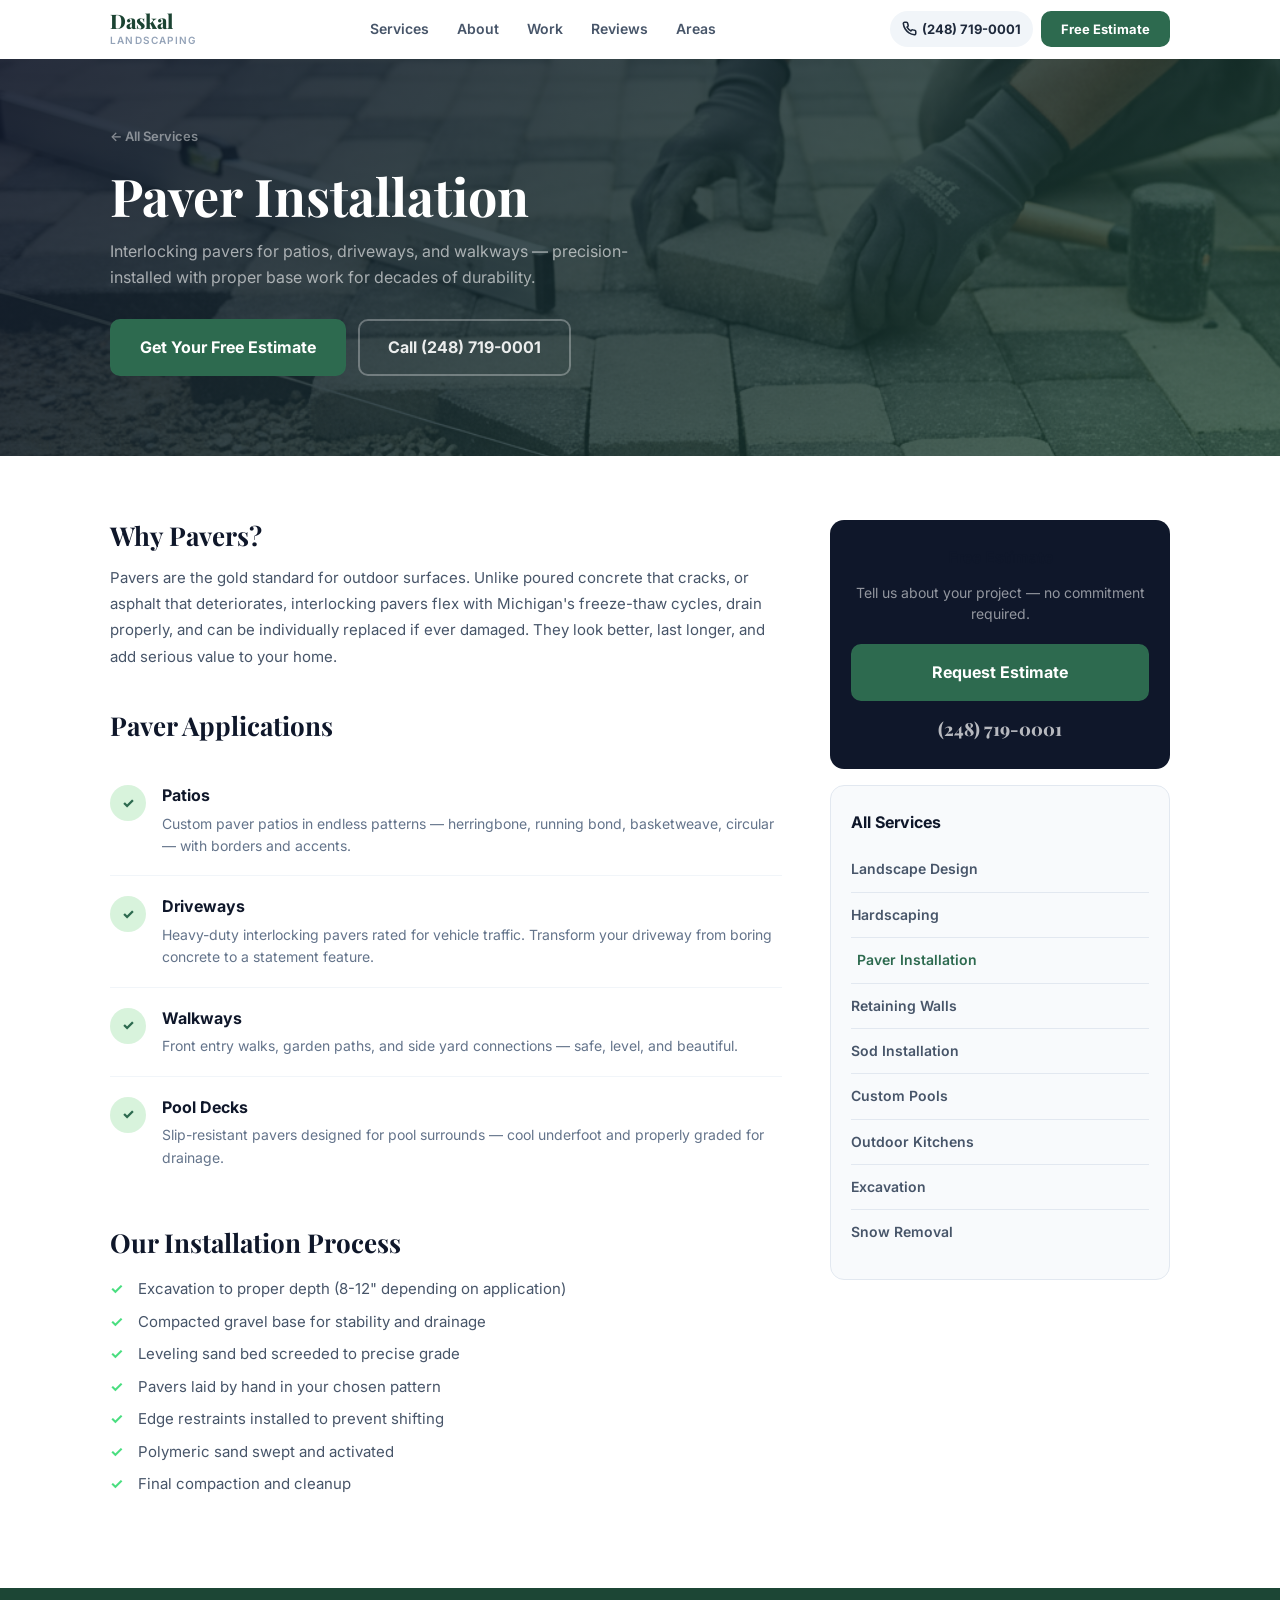
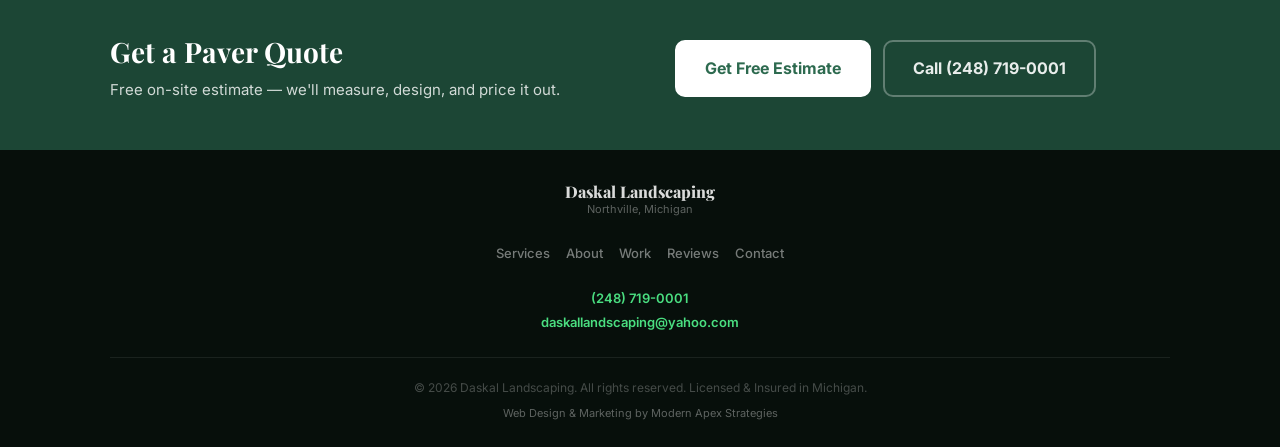
<file: pavers/index.html>
<!DOCTYPE html>
<html lang="en">
<head>
  <meta charset="UTF-8">
  <meta name="viewport" content="width=device-width, initial-scale=1.0">
  <title>Paver Installation Northville MI | Daskal Landscaping</title>
  <meta name="description" content="Professional paver installation in Northville & Southeast Michigan. Patios, driveways, walkways. Interlocking concrete and natural stone pavers. Free estimates. Call (248) 719-0001.">
  <meta name="robots" content="index, follow">
  <link rel="canonical" href="https://daskallandscaping.com/pavers/">
  <meta property="og:title" content="Paver Installation Northville MI | Daskal Landscaping">
  <meta property="og:description" content="Professional paver installation in Northville & Southeast Michigan. Patios, driveways, walkways. Interlocking concrete and natural stone pavers. Free estimates. Call (248) 719-0001.">
  <meta property="og:type" content="website">
  <meta property="og:url" content="https://daskallandscaping.com/pavers/">
  <meta property="og:image" content="https://daskallandscaping.com/assets/images/og-image.jpg">
  <meta name="twitter:card" content="summary_large_image">
  <meta name="twitter:image" content="https://daskallandscaping.com/assets/images/og-image.jpg">
  <!-- Google tag (gtag.js) -->
  <script async src="https://www.googletagmanager.com/gtag/js?id=G-FRCLPFH1V3"></script>
  <script>
    window.dataLayer = window.dataLayer || [];
    function gtag(){dataLayer.push(arguments);}
    gtag('js', new Date());
    gtag('config', 'G-FRCLPFH1V3');
    gtag('config', 'AW-16476157724');
  </script>
  <link rel="icon" type="image/x-icon" href="../assets/images/favicon.ico">
  <link rel="icon" type="image/png" sizes="32x32" href="../assets/images/favicon-32x32.png">
  <link rel="apple-touch-icon" sizes="180x180" href="../assets/images/apple-touch-icon.png">
  <script type="application/ld+json">
  {"@context":"https://schema.org","@type":"Service","serviceType":"Paver Installation","provider":{"@type":"LandscapingBusiness","name":"Daskal Landscaping","url":"https://daskallandscaping.com","telephone":"+12487190001","areaServed":"Northville, MI"},"areaServed":{"@type":"AdministrativeArea","name":"Southeast Michigan"}}
  </script>
  <link rel="preconnect" href="https://fonts.googleapis.com">
  <link rel="preconnect" href="https://fonts.gstatic.com" crossorigin>
  <link href="https://fonts.googleapis.com/css2?family=Inter:wght@400;500;600;700;800;900&family=Playfair+Display:wght@700;800;900&display=swap" rel="stylesheet">
  <link rel="stylesheet" href="../styles.css">
</head>
<body>

  <div class="sticky-cta" id="stickyCta"><a href="tel:+12487190001" class="sticky-cta__call" onclick="gtag('event','conversion',{send_to:'AW-16476157724/7540233008'});gtag('event','click_to_call',{event_label:'sticky_call'})"><svg width="18" height="18" viewBox="0 0 24 24" fill="none" stroke="currentColor" stroke-width="2.5"><path d="M22 16.92v3a2 2 0 01-2.18 2 19.79 19.79 0 01-8.63-3.07 19.5 19.5 0 01-6-6 19.79 19.79 0 01-3.07-8.67A2 2 0 014.11 2h3a2 2 0 012 1.72c.127.96.361 1.903.7 2.81a2 2 0 01-.45 2.11L8.09 9.91a16 16 0 006 6l1.27-1.27a2 2 0 012.11-.45c.907.339 1.85.573 2.81.7A2 2 0 0122 16.92z"/></svg>Call Now</a><a href="../#contact" class="sticky-cta__quote" onclick="gtag('event','cta_click',{event_label:'sticky_estimate'})">Free Estimate</a></div>

  <header class="header" id="header"><div class="container"><div class="header__inner"><a href="../" class="header__brand"><span class="header__name">Daskal</span><span class="header__tagline">Landscaping</span></a><nav class="header__nav"><a href="../#services">Services</a><a href="../#about">About</a><a href="../#work">Work</a><a href="../#reviews">Reviews</a><a href="../#areas">Areas</a></nav><div class="header__actions"><a href="tel:+12487190001" class="header__phone" onclick="gtag('event','conversion',{send_to:'AW-16476157724/7540233008'});gtag('event','click_to_call',{event_label:'header_call'})"><svg width="15" height="15" viewBox="0 0 24 24" fill="none" stroke="currentColor" stroke-width="2.5"><path d="M22 16.92v3a2 2 0 01-2.18 2 19.79 19.79 0 01-8.63-3.07 19.5 19.5 0 01-6-6 19.79 19.79 0 01-3.07-8.67A2 2 0 014.11 2h3a2 2 0 012 1.72c.127.96.361 1.903.7 2.81a2 2 0 01-.45 2.11L8.09 9.91a16 16 0 006 6l1.27-1.27a2 2 0 012.11-.45c.907.339 1.85.573 2.81.7A2 2 0 0122 16.92z"/></svg><span>(248) 719-0001</span></a><a href="../#contact" class="btn btn--primary btn--sm header__cta" onclick="gtag('event','cta_click',{event_label:'header_estimate'})">Free Estimate</a><button class="hamburger" id="hamburger" aria-label="Open menu"><span></span><span></span><span></span></button></div></div></div></header><div class="mobile-menu" id="mobileMenu"><nav class="mobile-menu__nav"><a href="../#services">Services</a><a href="../#about">About</a><a href="../#work">Work</a><a href="../#reviews">Reviews</a><a href="../#areas">Areas</a><a href="../#contact" class="btn btn--primary btn--lg btn--full" onclick="gtag('event','cta_click',{event_label:'mobile_menu_estimate'})">Get Free Estimate</a></nav></div>

  <section class="svc-hero" style="background-image:url('../assets/images/svc-pavers.jpg');">
    <div class="svc-hero__overlay"></div>
    <div class="container">
      <div class="svc-hero__content">
        <a href="../#services" class="svc-hero__back">&larr; All Services</a>
        <h1 class="svc-hero__title">Paver Installation</h1>
        <p class="svc-hero__sub">Interlocking pavers for patios, driveways, and walkways — precision-installed with proper base work for decades of durability.</p>
        <div class="svc-hero__ctas">
          <a href="../#contact" class="btn btn--primary btn--lg" onclick="gtag('event','cta_click',{event_label:'hero_estimate'})">Get Your Free Estimate</a>
          <a href="tel:+12487190001" class="btn btn--outline-light btn--lg" onclick="gtag('event','conversion',{send_to:'AW-16476157724/7540233008'});gtag('event','click_to_call',{event_label:'hero_call'})">Call (248) 719-0001</a>
        </div>
      </div>
    </div>
  </section>

  <section class="svc-content">
    <div class="container">
      <div class="svc-content__grid">
        <div class="svc-content__main">
          
          <h2>Why Pavers?</h2>
          <p>Pavers are the gold standard for outdoor surfaces. Unlike poured concrete that cracks, or asphalt that deteriorates, interlocking pavers flex with Michigan's freeze-thaw cycles, drain properly, and can be individually replaced if ever damaged. They look better, last longer, and add serious value to your home.</p>

          <h2>Paver Applications</h2>
          <div class="svc-steps">
            <div class="svc-step"><div class="svc-step__num">&#10003;</div><div><h3>Patios</h3><p>Custom paver patios in endless patterns — herringbone, running bond, basketweave, circular — with borders and accents.</p></div></div>
            <div class="svc-step"><div class="svc-step__num">&#10003;</div><div><h3>Driveways</h3><p>Heavy-duty interlocking pavers rated for vehicle traffic. Transform your driveway from boring concrete to a statement feature.</p></div></div>
            <div class="svc-step"><div class="svc-step__num">&#10003;</div><div><h3>Walkways</h3><p>Front entry walks, garden paths, and side yard connections — safe, level, and beautiful.</p></div></div>
            <div class="svc-step"><div class="svc-step__num">&#10003;</div><div><h3>Pool Decks</h3><p>Slip-resistant pavers designed for pool surrounds — cool underfoot and properly graded for drainage.</p></div></div>
          </div>

          <h2>Our Installation Process</h2>
          <ul class="svc-checklist">
            <li>Excavation to proper depth (8-12" depending on application)</li>
            <li>Compacted gravel base for stability and drainage</li>
            <li>Leveling sand bed screeded to precise grade</li>
            <li>Pavers laid by hand in your chosen pattern</li>
            <li>Edge restraints installed to prevent shifting</li>
            <li>Polymeric sand swept and activated</li>
            <li>Final compaction and cleanup</li>
          </ul>

        </div>
        <aside class="svc-content__sidebar">
          <div class="svc-sidebar-card svc-sidebar-card--cta">
            <h3>Free Estimate</h3>
            <p>Tell us about your project — no commitment required.</p>
            <a href="../#contact" class="btn btn--primary btn--lg btn--full" onclick="gtag('event','cta_click',{event_label:'sidebar_estimate'})">Request Estimate</a>
            <a href="tel:+12487190001" class="svc-sidebar-phone" onclick="gtag('event','conversion',{send_to:'AW-16476157724/7540233008'});gtag('event','click_to_call',{event_label:'sidebar_call'})">(248) 719-0001</a>
          </div>
          <div class="svc-sidebar-card">
            <h3>All Services</h3>
            <ul class="svc-sidebar-links">
              <li><a href="../landscape-design/">Landscape Design</a></li>
<li><a href="../hardscaping/">Hardscaping</a></li>
<li><a href="../pavers/" class="is-current">Paver Installation</a></li>
<li><a href="../retaining-walls/">Retaining Walls</a></li>
<li><a href="../sod-installation/">Sod Installation</a></li>
<li><a href="../pools/">Custom Pools</a></li>
<li><a href="../outdoor-kitchens/">Outdoor Kitchens</a></li>
<li><a href="../excavation/">Excavation</a></li>
<li><a href="../snow-removal/">Snow Removal</a></li>
            </ul>
          </div>
        </aside>
      </div>
    </div>
  </section>

  <section class="cta-banner">
    <div class="container">
      <div class="cta-banner__inner">
        <div><h2>Get a Paver Quote</h2><p>Free on-site estimate — we'll measure, design, and price it out.</p></div>
        <div class="cta-banner__actions">
          <a href="../#contact" class="btn btn--primary btn--lg" onclick="gtag('event','cta_click',{event_label:'banner_estimate'})">Get Free Estimate</a>
          <a href="tel:+12487190001" class="btn btn--outline-light btn--lg" onclick="gtag('event','conversion',{send_to:'AW-16476157724/7540233008'});gtag('event','click_to_call',{event_label:'hero_call'})">Call (248) 719-0001</a>
        </div>
      </div>
    </div>
  </section>

  <footer class="footer"><div class="container"><div class="footer__top"><div class="footer__brand"><span class="footer__name">Daskal Landscaping</span><span class="footer__sub">Northville, Michigan</span></div><div class="footer__links"><a href="../#services">Services</a><a href="../#about">About</a><a href="../#work">Work</a><a href="../#reviews">Reviews</a><a href="../#contact">Contact</a></div><div class="footer__contact"><a href="tel:+12487190001" onclick="gtag('event','conversion',{send_to:'AW-16476157724/7540233008'});gtag('event','click_to_call',{event_label:'footer_call'})">(248) 719-0001</a><a href="mailto:daskallandscaping@yahoo.com" onclick="gtag('event','click_to_email',{event_label:'footer_email'})">daskallandscaping@yahoo.com</a></div></div><div class="footer__bottom"><p>&copy; 2026 Daskal Landscaping. All rights reserved. Licensed &amp; Insured in Michigan.</p><p style="margin-top:6px"><a href="https://modernapexstrategies.com" target="_blank" rel="noopener" style="color:rgba(255,255,255,.35);text-decoration:none;font-size:11px">Web Design &amp; Marketing by Modern Apex Strategies</a></p></div></div></footer>

  <script>
    const s=document.getElementById('stickyCta'),h=document.getElementById('header');window.addEventListener('scroll',()=>{s.classList.toggle('sticky-cta--visible',window.scrollY>400);h.classList.toggle('header--scrolled',window.scrollY>20)});const b=document.getElementById('hamburger'),m=document.getElementById('mobileMenu');b.addEventListener('click',()=>{b.classList.toggle('is-active');m.classList.toggle('is-open');document.body.classList.toggle('menu-open')});m.querySelectorAll('a').forEach(l=>l.addEventListener('click',()=>{b.classList.remove('is-active');m.classList.remove('is-open');document.body.classList.remove('menu-open')}));
  </script>
</body>
</html>
</file>
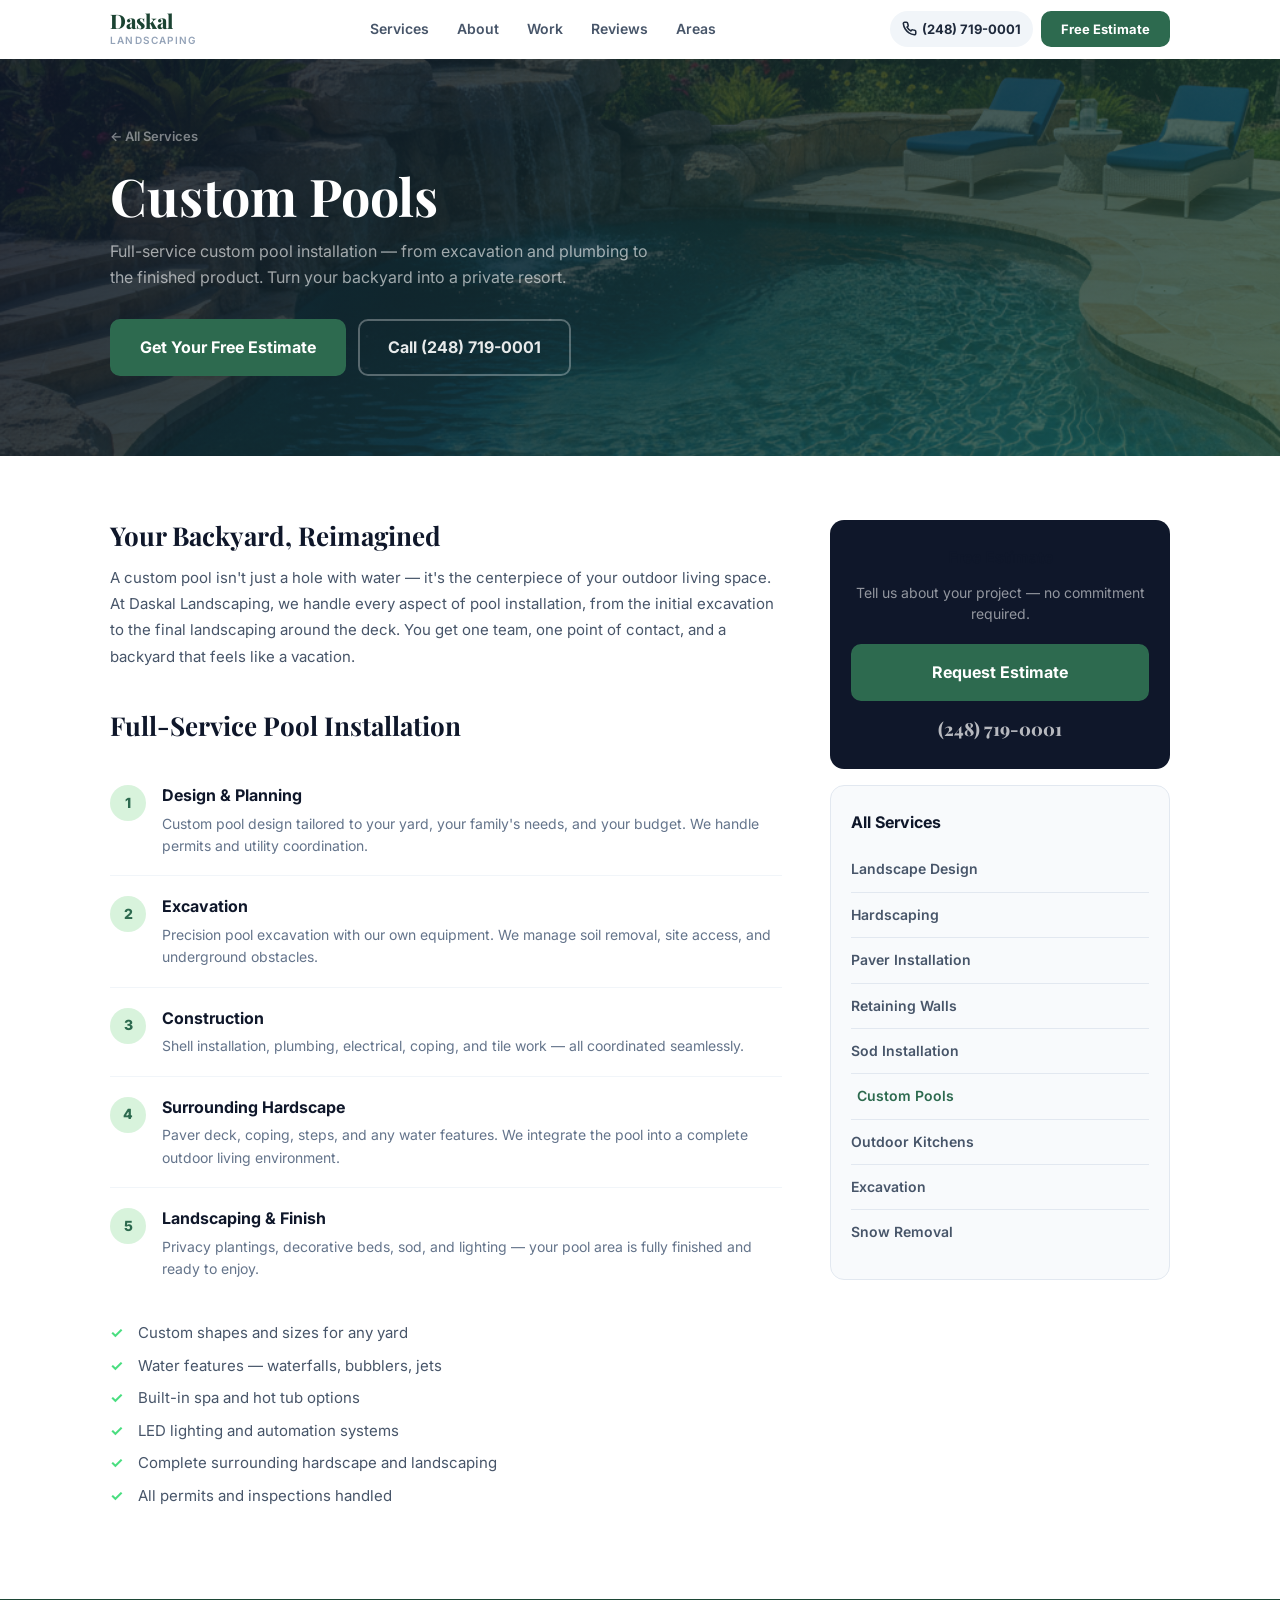
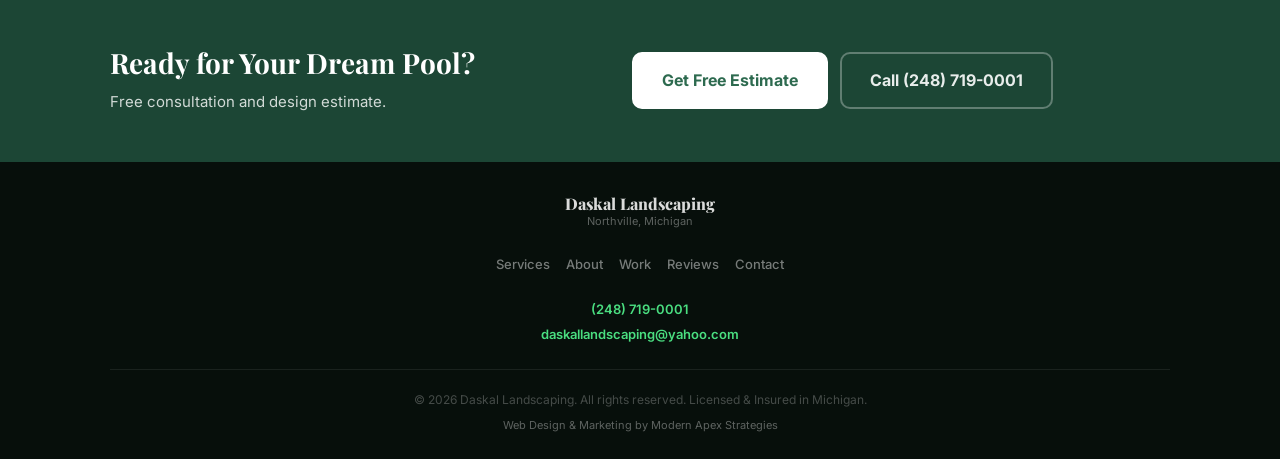
<file: pools/index.html>
<!DOCTYPE html>
<html lang="en">
<head>
  <meta charset="UTF-8">
  <meta name="viewport" content="width=device-width, initial-scale=1.0">
  <title>Custom Pool Installation Northville MI | Daskal Landscaping</title>
  <meta name="description" content="Custom inground pool installation in Northville & Southeast Michigan. Full-service from excavation to finished product. Turn your backyard into a resort. Call (248) 719-0001.">
  <meta name="robots" content="index, follow">
  <link rel="canonical" href="https://daskallandscaping.com/pools/">
  <meta property="og:title" content="Custom Pool Installation Northville MI | Daskal Landscaping">
  <meta property="og:description" content="Custom inground pool installation in Northville & Southeast Michigan. Full-service from excavation to finished product. Turn your backyard into a resort. Call (248) 719-0001.">
  <meta property="og:type" content="website">
  <meta property="og:url" content="https://daskallandscaping.com/pools/">
  <meta property="og:image" content="https://daskallandscaping.com/assets/images/og-image.jpg">
  <meta name="twitter:card" content="summary_large_image">
  <meta name="twitter:image" content="https://daskallandscaping.com/assets/images/og-image.jpg">
  <!-- Google tag (gtag.js) -->
  <script async src="https://www.googletagmanager.com/gtag/js?id=G-FRCLPFH1V3"></script>
  <script>
    window.dataLayer = window.dataLayer || [];
    function gtag(){dataLayer.push(arguments);}
    gtag('js', new Date());
    gtag('config', 'G-FRCLPFH1V3');
    gtag('config', 'AW-16476157724');
  </script>
  <link rel="icon" type="image/x-icon" href="../assets/images/favicon.ico">
  <link rel="icon" type="image/png" sizes="32x32" href="../assets/images/favicon-32x32.png">
  <link rel="apple-touch-icon" sizes="180x180" href="../assets/images/apple-touch-icon.png">
  <script type="application/ld+json">
  {"@context":"https://schema.org","@type":"Service","serviceType":"Custom Pools","provider":{"@type":"LandscapingBusiness","name":"Daskal Landscaping","url":"https://daskallandscaping.com","telephone":"+12487190001","areaServed":"Northville, MI"},"areaServed":{"@type":"AdministrativeArea","name":"Southeast Michigan"}}
  </script>
  <link rel="preconnect" href="https://fonts.googleapis.com">
  <link rel="preconnect" href="https://fonts.gstatic.com" crossorigin>
  <link href="https://fonts.googleapis.com/css2?family=Inter:wght@400;500;600;700;800;900&family=Playfair+Display:wght@700;800;900&display=swap" rel="stylesheet">
  <link rel="stylesheet" href="../styles.css">
</head>
<body>

  <div class="sticky-cta" id="stickyCta"><a href="tel:+12487190001" class="sticky-cta__call" onclick="gtag('event','conversion',{send_to:'AW-16476157724/7540233008'});gtag('event','click_to_call',{event_label:'sticky_call'})"><svg width="18" height="18" viewBox="0 0 24 24" fill="none" stroke="currentColor" stroke-width="2.5"><path d="M22 16.92v3a2 2 0 01-2.18 2 19.79 19.79 0 01-8.63-3.07 19.5 19.5 0 01-6-6 19.79 19.79 0 01-3.07-8.67A2 2 0 014.11 2h3a2 2 0 012 1.72c.127.96.361 1.903.7 2.81a2 2 0 01-.45 2.11L8.09 9.91a16 16 0 006 6l1.27-1.27a2 2 0 012.11-.45c.907.339 1.85.573 2.81.7A2 2 0 0122 16.92z"/></svg>Call Now</a><a href="../#contact" class="sticky-cta__quote" onclick="gtag('event','cta_click',{event_label:'sticky_estimate'})">Free Estimate</a></div>

  <header class="header" id="header"><div class="container"><div class="header__inner"><a href="../" class="header__brand"><span class="header__name">Daskal</span><span class="header__tagline">Landscaping</span></a><nav class="header__nav"><a href="../#services">Services</a><a href="../#about">About</a><a href="../#work">Work</a><a href="../#reviews">Reviews</a><a href="../#areas">Areas</a></nav><div class="header__actions"><a href="tel:+12487190001" class="header__phone" onclick="gtag('event','conversion',{send_to:'AW-16476157724/7540233008'});gtag('event','click_to_call',{event_label:'header_call'})"><svg width="15" height="15" viewBox="0 0 24 24" fill="none" stroke="currentColor" stroke-width="2.5"><path d="M22 16.92v3a2 2 0 01-2.18 2 19.79 19.79 0 01-8.63-3.07 19.5 19.5 0 01-6-6 19.79 19.79 0 01-3.07-8.67A2 2 0 014.11 2h3a2 2 0 012 1.72c.127.96.361 1.903.7 2.81a2 2 0 01-.45 2.11L8.09 9.91a16 16 0 006 6l1.27-1.27a2 2 0 012.11-.45c.907.339 1.85.573 2.81.7A2 2 0 0122 16.92z"/></svg><span>(248) 719-0001</span></a><a href="../#contact" class="btn btn--primary btn--sm header__cta" onclick="gtag('event','cta_click',{event_label:'header_estimate'})">Free Estimate</a><button class="hamburger" id="hamburger" aria-label="Open menu"><span></span><span></span><span></span></button></div></div></div></header><div class="mobile-menu" id="mobileMenu"><nav class="mobile-menu__nav"><a href="../#services">Services</a><a href="../#about">About</a><a href="../#work">Work</a><a href="../#reviews">Reviews</a><a href="../#areas">Areas</a><a href="../#contact" class="btn btn--primary btn--lg btn--full" onclick="gtag('event','cta_click',{event_label:'mobile_menu_estimate'})">Get Free Estimate</a></nav></div>

  <section class="svc-hero" style="background-image:url('../assets/images/svc-pools.jpg');">
    <div class="svc-hero__overlay"></div>
    <div class="container">
      <div class="svc-hero__content">
        <a href="../#services" class="svc-hero__back">&larr; All Services</a>
        <h1 class="svc-hero__title">Custom Pools</h1>
        <p class="svc-hero__sub">Full-service custom pool installation — from excavation and plumbing to the finished product. Turn your backyard into a private resort.</p>
        <div class="svc-hero__ctas">
          <a href="../#contact" class="btn btn--primary btn--lg" onclick="gtag('event','cta_click',{event_label:'hero_estimate'})">Get Your Free Estimate</a>
          <a href="tel:+12487190001" class="btn btn--outline-light btn--lg" onclick="gtag('event','conversion',{send_to:'AW-16476157724/7540233008'});gtag('event','click_to_call',{event_label:'hero_call'})">Call (248) 719-0001</a>
        </div>
      </div>
    </div>
  </section>

  <section class="svc-content">
    <div class="container">
      <div class="svc-content__grid">
        <div class="svc-content__main">
          
          <h2>Your Backyard, Reimagined</h2>
          <p>A custom pool isn't just a hole with water — it's the centerpiece of your outdoor living space. At Daskal Landscaping, we handle every aspect of pool installation, from the initial excavation to the final landscaping around the deck. You get one team, one point of contact, and a backyard that feels like a vacation.</p>

          <h2>Full-Service Pool Installation</h2>
          <div class="svc-steps">
            <div class="svc-step"><div class="svc-step__num">1</div><div><h3>Design &amp; Planning</h3><p>Custom pool design tailored to your yard, your family's needs, and your budget. We handle permits and utility coordination.</p></div></div>
            <div class="svc-step"><div class="svc-step__num">2</div><div><h3>Excavation</h3><p>Precision pool excavation with our own equipment. We manage soil removal, site access, and underground obstacles.</p></div></div>
            <div class="svc-step"><div class="svc-step__num">3</div><div><h3>Construction</h3><p>Shell installation, plumbing, electrical, coping, and tile work — all coordinated seamlessly.</p></div></div>
            <div class="svc-step"><div class="svc-step__num">4</div><div><h3>Surrounding Hardscape</h3><p>Paver deck, coping, steps, and any water features. We integrate the pool into a complete outdoor living environment.</p></div></div>
            <div class="svc-step"><div class="svc-step__num">5</div><div><h3>Landscaping &amp; Finish</h3><p>Privacy plantings, decorative beds, sod, and lighting — your pool area is fully finished and ready to enjoy.</p></div></div>
          </div>

          <ul class="svc-checklist">
            <li>Custom shapes and sizes for any yard</li>
            <li>Water features — waterfalls, bubblers, jets</li>
            <li>Built-in spa and hot tub options</li>
            <li>LED lighting and automation systems</li>
            <li>Complete surrounding hardscape and landscaping</li>
            <li>All permits and inspections handled</li>
          </ul>

        </div>
        <aside class="svc-content__sidebar">
          <div class="svc-sidebar-card svc-sidebar-card--cta">
            <h3>Free Estimate</h3>
            <p>Tell us about your project — no commitment required.</p>
            <a href="../#contact" class="btn btn--primary btn--lg btn--full" onclick="gtag('event','cta_click',{event_label:'sidebar_estimate'})">Request Estimate</a>
            <a href="tel:+12487190001" class="svc-sidebar-phone" onclick="gtag('event','conversion',{send_to:'AW-16476157724/7540233008'});gtag('event','click_to_call',{event_label:'sidebar_call'})">(248) 719-0001</a>
          </div>
          <div class="svc-sidebar-card">
            <h3>All Services</h3>
            <ul class="svc-sidebar-links">
              <li><a href="../landscape-design/">Landscape Design</a></li>
<li><a href="../hardscaping/">Hardscaping</a></li>
<li><a href="../pavers/">Paver Installation</a></li>
<li><a href="../retaining-walls/">Retaining Walls</a></li>
<li><a href="../sod-installation/">Sod Installation</a></li>
<li><a href="../pools/" class="is-current">Custom Pools</a></li>
<li><a href="../outdoor-kitchens/">Outdoor Kitchens</a></li>
<li><a href="../excavation/">Excavation</a></li>
<li><a href="../snow-removal/">Snow Removal</a></li>
            </ul>
          </div>
        </aside>
      </div>
    </div>
  </section>

  <section class="cta-banner">
    <div class="container">
      <div class="cta-banner__inner">
        <div><h2>Ready for Your Dream Pool?</h2><p>Free consultation and design estimate.</p></div>
        <div class="cta-banner__actions">
          <a href="../#contact" class="btn btn--primary btn--lg" onclick="gtag('event','cta_click',{event_label:'banner_estimate'})">Get Free Estimate</a>
          <a href="tel:+12487190001" class="btn btn--outline-light btn--lg" onclick="gtag('event','conversion',{send_to:'AW-16476157724/7540233008'});gtag('event','click_to_call',{event_label:'hero_call'})">Call (248) 719-0001</a>
        </div>
      </div>
    </div>
  </section>

  <footer class="footer"><div class="container"><div class="footer__top"><div class="footer__brand"><span class="footer__name">Daskal Landscaping</span><span class="footer__sub">Northville, Michigan</span></div><div class="footer__links"><a href="../#services">Services</a><a href="../#about">About</a><a href="../#work">Work</a><a href="../#reviews">Reviews</a><a href="../#contact">Contact</a></div><div class="footer__contact"><a href="tel:+12487190001" onclick="gtag('event','conversion',{send_to:'AW-16476157724/7540233008'});gtag('event','click_to_call',{event_label:'footer_call'})">(248) 719-0001</a><a href="mailto:daskallandscaping@yahoo.com" onclick="gtag('event','click_to_email',{event_label:'footer_email'})">daskallandscaping@yahoo.com</a></div></div><div class="footer__bottom"><p>&copy; 2026 Daskal Landscaping. All rights reserved. Licensed &amp; Insured in Michigan.</p><p style="margin-top:6px"><a href="https://modernapexstrategies.com" target="_blank" rel="noopener" style="color:rgba(255,255,255,.35);text-decoration:none;font-size:11px">Web Design &amp; Marketing by Modern Apex Strategies</a></p></div></div></footer>

  <script>
    const s=document.getElementById('stickyCta'),h=document.getElementById('header');window.addEventListener('scroll',()=>{s.classList.toggle('sticky-cta--visible',window.scrollY>400);h.classList.toggle('header--scrolled',window.scrollY>20)});const b=document.getElementById('hamburger'),m=document.getElementById('mobileMenu');b.addEventListener('click',()=>{b.classList.toggle('is-active');m.classList.toggle('is-open');document.body.classList.toggle('menu-open')});m.querySelectorAll('a').forEach(l=>l.addEventListener('click',()=>{b.classList.remove('is-active');m.classList.remove('is-open');document.body.classList.remove('menu-open')}));
  </script>
</body>
</html>
</file>
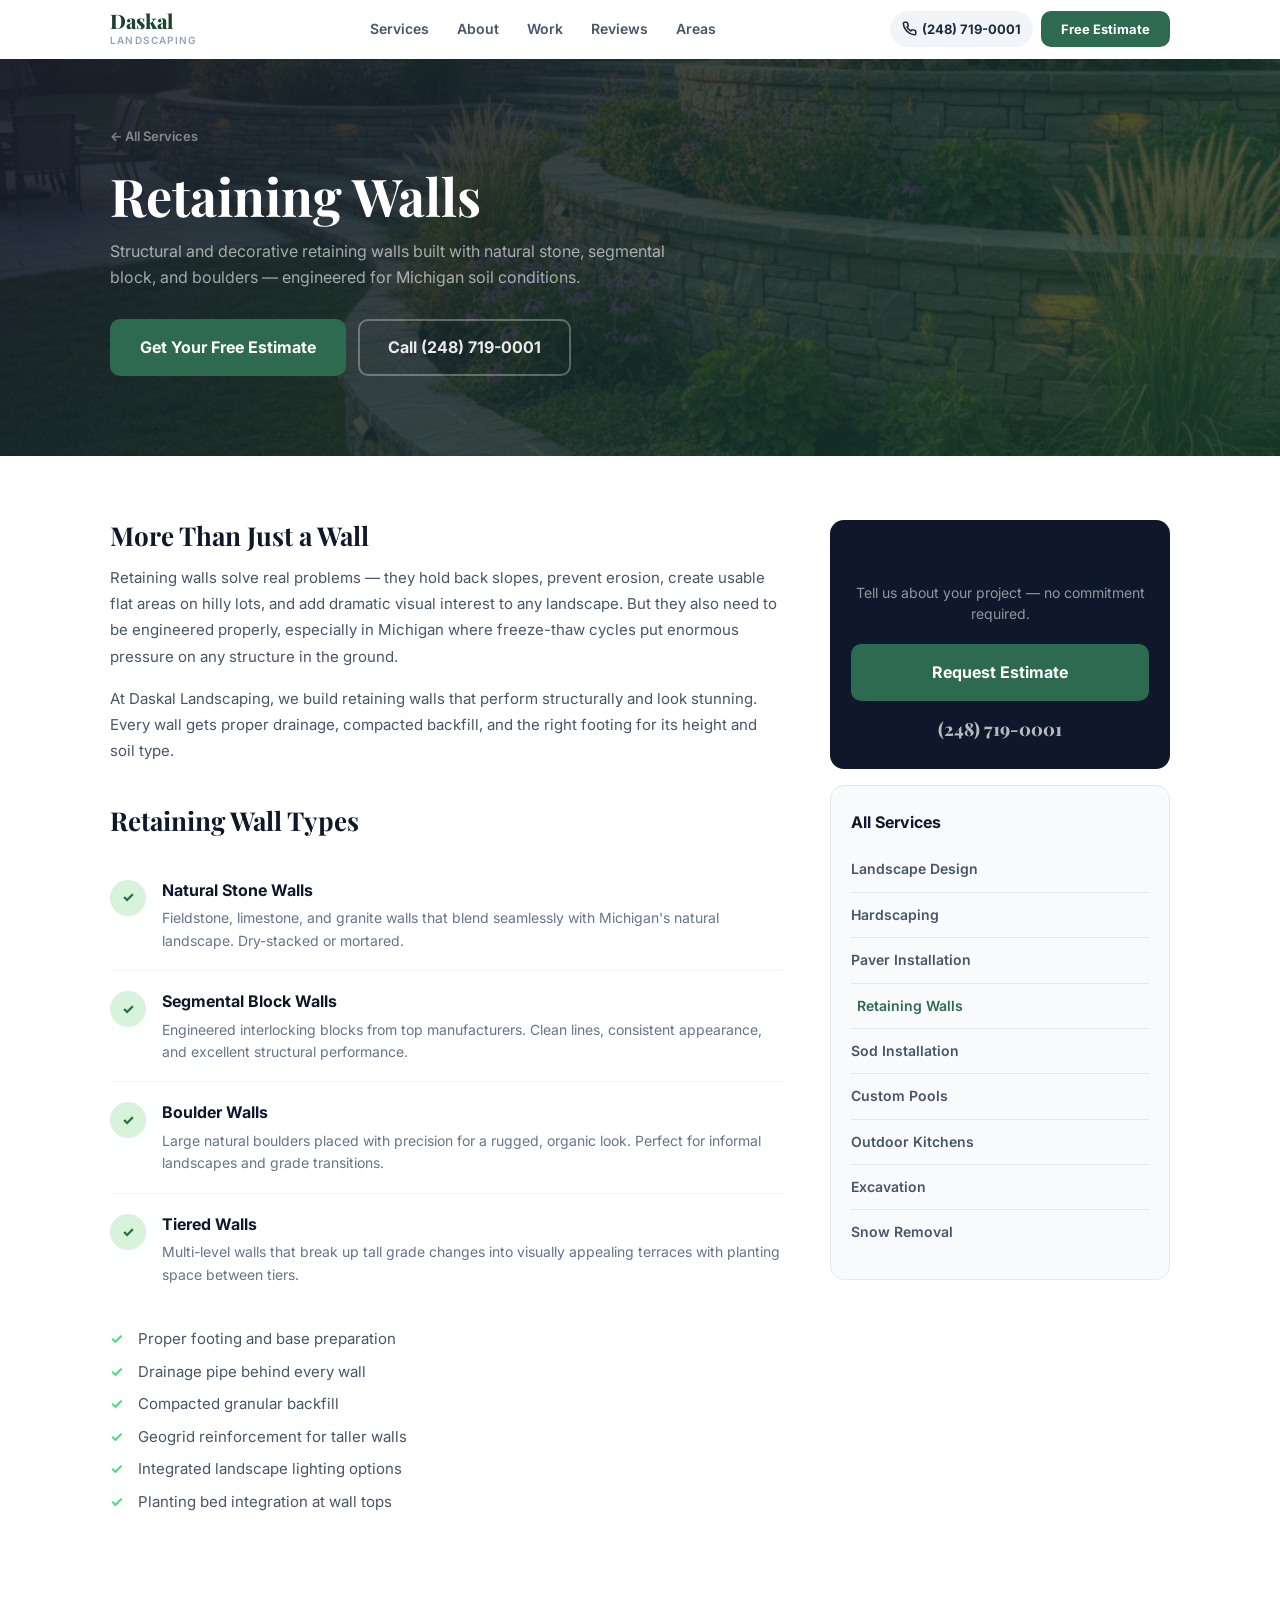
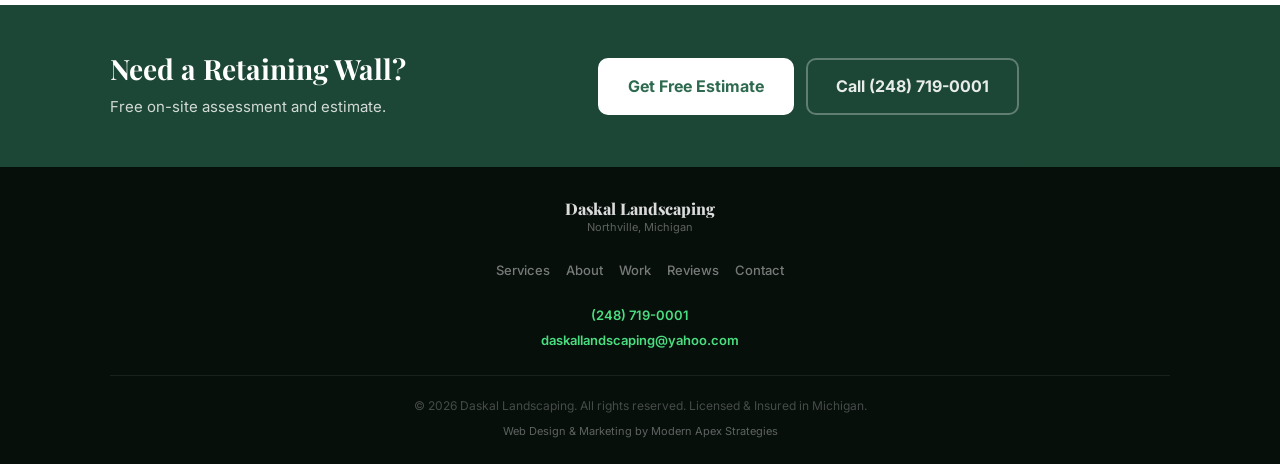
<file: retaining-walls/index.html>
<!DOCTYPE html>
<html lang="en">
<head>
  <meta charset="UTF-8">
  <meta name="viewport" content="width=device-width, initial-scale=1.0">
  <title>Retaining Wall Installation Northville MI | Daskal Landscaping</title>
  <meta name="description" content="Professional retaining wall construction in Northville & Southeast Michigan. Natural stone, block, and boulder walls. Structural and decorative. Call (248) 719-0001.">
  <meta name="robots" content="index, follow">
  <link rel="canonical" href="https://daskallandscaping.com/retaining-walls/">
  <meta property="og:title" content="Retaining Wall Installation Northville MI | Daskal Landscaping">
  <meta property="og:description" content="Professional retaining wall construction in Northville & Southeast Michigan. Natural stone, block, and boulder walls. Structural and decorative. Call (248) 719-0001.">
  <meta property="og:type" content="website">
  <meta property="og:url" content="https://daskallandscaping.com/retaining-walls/">
  <meta property="og:image" content="https://daskallandscaping.com/assets/images/og-image.jpg">
  <meta name="twitter:card" content="summary_large_image">
  <meta name="twitter:image" content="https://daskallandscaping.com/assets/images/og-image.jpg">
  <!-- Google tag (gtag.js) -->
  <script async src="https://www.googletagmanager.com/gtag/js?id=G-FRCLPFH1V3"></script>
  <script>
    window.dataLayer = window.dataLayer || [];
    function gtag(){dataLayer.push(arguments);}
    gtag('js', new Date());
    gtag('config', 'G-FRCLPFH1V3');
    gtag('config', 'AW-16476157724');
  </script>
  <link rel="icon" type="image/x-icon" href="../assets/images/favicon.ico">
  <link rel="icon" type="image/png" sizes="32x32" href="../assets/images/favicon-32x32.png">
  <link rel="apple-touch-icon" sizes="180x180" href="../assets/images/apple-touch-icon.png">
  <script type="application/ld+json">
  {"@context":"https://schema.org","@type":"Service","serviceType":"Retaining Walls","provider":{"@type":"LandscapingBusiness","name":"Daskal Landscaping","url":"https://daskallandscaping.com","telephone":"+12487190001","areaServed":"Northville, MI"},"areaServed":{"@type":"AdministrativeArea","name":"Southeast Michigan"}}
  </script>
  <link rel="preconnect" href="https://fonts.googleapis.com">
  <link rel="preconnect" href="https://fonts.gstatic.com" crossorigin>
  <link href="https://fonts.googleapis.com/css2?family=Inter:wght@400;500;600;700;800;900&family=Playfair+Display:wght@700;800;900&display=swap" rel="stylesheet">
  <link rel="stylesheet" href="../styles.css">
</head>
<body>

  <div class="sticky-cta" id="stickyCta"><a href="tel:+12487190001" class="sticky-cta__call" onclick="gtag('event','conversion',{send_to:'AW-16476157724/7540233008'});gtag('event','click_to_call',{event_label:'sticky_call'})"><svg width="18" height="18" viewBox="0 0 24 24" fill="none" stroke="currentColor" stroke-width="2.5"><path d="M22 16.92v3a2 2 0 01-2.18 2 19.79 19.79 0 01-8.63-3.07 19.5 19.5 0 01-6-6 19.79 19.79 0 01-3.07-8.67A2 2 0 014.11 2h3a2 2 0 012 1.72c.127.96.361 1.903.7 2.81a2 2 0 01-.45 2.11L8.09 9.91a16 16 0 006 6l1.27-1.27a2 2 0 012.11-.45c.907.339 1.85.573 2.81.7A2 2 0 0122 16.92z"/></svg>Call Now</a><a href="../#contact" class="sticky-cta__quote" onclick="gtag('event','cta_click',{event_label:'sticky_estimate'})">Free Estimate</a></div>

  <header class="header" id="header"><div class="container"><div class="header__inner"><a href="../" class="header__brand"><span class="header__name">Daskal</span><span class="header__tagline">Landscaping</span></a><nav class="header__nav"><a href="../#services">Services</a><a href="../#about">About</a><a href="../#work">Work</a><a href="../#reviews">Reviews</a><a href="../#areas">Areas</a></nav><div class="header__actions"><a href="tel:+12487190001" class="header__phone" onclick="gtag('event','conversion',{send_to:'AW-16476157724/7540233008'});gtag('event','click_to_call',{event_label:'header_call'})"><svg width="15" height="15" viewBox="0 0 24 24" fill="none" stroke="currentColor" stroke-width="2.5"><path d="M22 16.92v3a2 2 0 01-2.18 2 19.79 19.79 0 01-8.63-3.07 19.5 19.5 0 01-6-6 19.79 19.79 0 01-3.07-8.67A2 2 0 014.11 2h3a2 2 0 012 1.72c.127.96.361 1.903.7 2.81a2 2 0 01-.45 2.11L8.09 9.91a16 16 0 006 6l1.27-1.27a2 2 0 012.11-.45c.907.339 1.85.573 2.81.7A2 2 0 0122 16.92z"/></svg><span>(248) 719-0001</span></a><a href="../#contact" class="btn btn--primary btn--sm header__cta" onclick="gtag('event','cta_click',{event_label:'header_estimate'})">Free Estimate</a><button class="hamburger" id="hamburger" aria-label="Open menu"><span></span><span></span><span></span></button></div></div></div></header><div class="mobile-menu" id="mobileMenu"><nav class="mobile-menu__nav"><a href="../#services">Services</a><a href="../#about">About</a><a href="../#work">Work</a><a href="../#reviews">Reviews</a><a href="../#areas">Areas</a><a href="../#contact" class="btn btn--primary btn--lg btn--full" onclick="gtag('event','cta_click',{event_label:'mobile_menu_estimate'})">Get Free Estimate</a></nav></div>

  <section class="svc-hero" style="background-image:url('../assets/images/svc-retaining-walls.jpg');">
    <div class="svc-hero__overlay"></div>
    <div class="container">
      <div class="svc-hero__content">
        <a href="../#services" class="svc-hero__back">&larr; All Services</a>
        <h1 class="svc-hero__title">Retaining Walls</h1>
        <p class="svc-hero__sub">Structural and decorative retaining walls built with natural stone, segmental block, and boulders — engineered for Michigan soil conditions.</p>
        <div class="svc-hero__ctas">
          <a href="../#contact" class="btn btn--primary btn--lg" onclick="gtag('event','cta_click',{event_label:'hero_estimate'})">Get Your Free Estimate</a>
          <a href="tel:+12487190001" class="btn btn--outline-light btn--lg" onclick="gtag('event','conversion',{send_to:'AW-16476157724/7540233008'});gtag('event','click_to_call',{event_label:'hero_call'})">Call (248) 719-0001</a>
        </div>
      </div>
    </div>
  </section>

  <section class="svc-content">
    <div class="container">
      <div class="svc-content__grid">
        <div class="svc-content__main">
          
          <h2>More Than Just a Wall</h2>
          <p>Retaining walls solve real problems — they hold back slopes, prevent erosion, create usable flat areas on hilly lots, and add dramatic visual interest to any landscape. But they also need to be engineered properly, especially in Michigan where freeze-thaw cycles put enormous pressure on any structure in the ground.</p>
          <p>At Daskal Landscaping, we build retaining walls that perform structurally and look stunning. Every wall gets proper drainage, compacted backfill, and the right footing for its height and soil type.</p>

          <h2>Retaining Wall Types</h2>
          <div class="svc-steps">
            <div class="svc-step"><div class="svc-step__num">&#10003;</div><div><h3>Natural Stone Walls</h3><p>Fieldstone, limestone, and granite walls that blend seamlessly with Michigan's natural landscape. Dry-stacked or mortared.</p></div></div>
            <div class="svc-step"><div class="svc-step__num">&#10003;</div><div><h3>Segmental Block Walls</h3><p>Engineered interlocking blocks from top manufacturers. Clean lines, consistent appearance, and excellent structural performance.</p></div></div>
            <div class="svc-step"><div class="svc-step__num">&#10003;</div><div><h3>Boulder Walls</h3><p>Large natural boulders placed with precision for a rugged, organic look. Perfect for informal landscapes and grade transitions.</p></div></div>
            <div class="svc-step"><div class="svc-step__num">&#10003;</div><div><h3>Tiered Walls</h3><p>Multi-level walls that break up tall grade changes into visually appealing terraces with planting space between tiers.</p></div></div>
          </div>

          <ul class="svc-checklist">
            <li>Proper footing and base preparation</li>
            <li>Drainage pipe behind every wall</li>
            <li>Compacted granular backfill</li>
            <li>Geogrid reinforcement for taller walls</li>
            <li>Integrated landscape lighting options</li>
            <li>Planting bed integration at wall tops</li>
          </ul>

        </div>
        <aside class="svc-content__sidebar">
          <div class="svc-sidebar-card svc-sidebar-card--cta">
            <h3>Free Estimate</h3>
            <p>Tell us about your project — no commitment required.</p>
            <a href="../#contact" class="btn btn--primary btn--lg btn--full" onclick="gtag('event','cta_click',{event_label:'sidebar_estimate'})">Request Estimate</a>
            <a href="tel:+12487190001" class="svc-sidebar-phone" onclick="gtag('event','conversion',{send_to:'AW-16476157724/7540233008'});gtag('event','click_to_call',{event_label:'sidebar_call'})">(248) 719-0001</a>
          </div>
          <div class="svc-sidebar-card">
            <h3>All Services</h3>
            <ul class="svc-sidebar-links">
              <li><a href="../landscape-design/">Landscape Design</a></li>
<li><a href="../hardscaping/">Hardscaping</a></li>
<li><a href="../pavers/">Paver Installation</a></li>
<li><a href="../retaining-walls/" class="is-current">Retaining Walls</a></li>
<li><a href="../sod-installation/">Sod Installation</a></li>
<li><a href="../pools/">Custom Pools</a></li>
<li><a href="../outdoor-kitchens/">Outdoor Kitchens</a></li>
<li><a href="../excavation/">Excavation</a></li>
<li><a href="../snow-removal/">Snow Removal</a></li>
            </ul>
          </div>
        </aside>
      </div>
    </div>
  </section>

  <section class="cta-banner">
    <div class="container">
      <div class="cta-banner__inner">
        <div><h2>Need a Retaining Wall?</h2><p>Free on-site assessment and estimate.</p></div>
        <div class="cta-banner__actions">
          <a href="../#contact" class="btn btn--primary btn--lg" onclick="gtag('event','cta_click',{event_label:'banner_estimate'})">Get Free Estimate</a>
          <a href="tel:+12487190001" class="btn btn--outline-light btn--lg" onclick="gtag('event','conversion',{send_to:'AW-16476157724/7540233008'});gtag('event','click_to_call',{event_label:'hero_call'})">Call (248) 719-0001</a>
        </div>
      </div>
    </div>
  </section>

  <footer class="footer"><div class="container"><div class="footer__top"><div class="footer__brand"><span class="footer__name">Daskal Landscaping</span><span class="footer__sub">Northville, Michigan</span></div><div class="footer__links"><a href="../#services">Services</a><a href="../#about">About</a><a href="../#work">Work</a><a href="../#reviews">Reviews</a><a href="../#contact">Contact</a></div><div class="footer__contact"><a href="tel:+12487190001" onclick="gtag('event','conversion',{send_to:'AW-16476157724/7540233008'});gtag('event','click_to_call',{event_label:'footer_call'})">(248) 719-0001</a><a href="mailto:daskallandscaping@yahoo.com" onclick="gtag('event','click_to_email',{event_label:'footer_email'})">daskallandscaping@yahoo.com</a></div></div><div class="footer__bottom"><p>&copy; 2026 Daskal Landscaping. All rights reserved. Licensed &amp; Insured in Michigan.</p><p style="margin-top:6px"><a href="https://modernapexstrategies.com" target="_blank" rel="noopener" style="color:rgba(255,255,255,.35);text-decoration:none;font-size:11px">Web Design &amp; Marketing by Modern Apex Strategies</a></p></div></div></footer>

  <script>
    const s=document.getElementById('stickyCta'),h=document.getElementById('header');window.addEventListener('scroll',()=>{s.classList.toggle('sticky-cta--visible',window.scrollY>400);h.classList.toggle('header--scrolled',window.scrollY>20)});const b=document.getElementById('hamburger'),m=document.getElementById('mobileMenu');b.addEventListener('click',()=>{b.classList.toggle('is-active');m.classList.toggle('is-open');document.body.classList.toggle('menu-open')});m.querySelectorAll('a').forEach(l=>l.addEventListener('click',()=>{b.classList.remove('is-active');m.classList.remove('is-open');document.body.classList.remove('menu-open')}));
  </script>
</body>
</html>
</file>
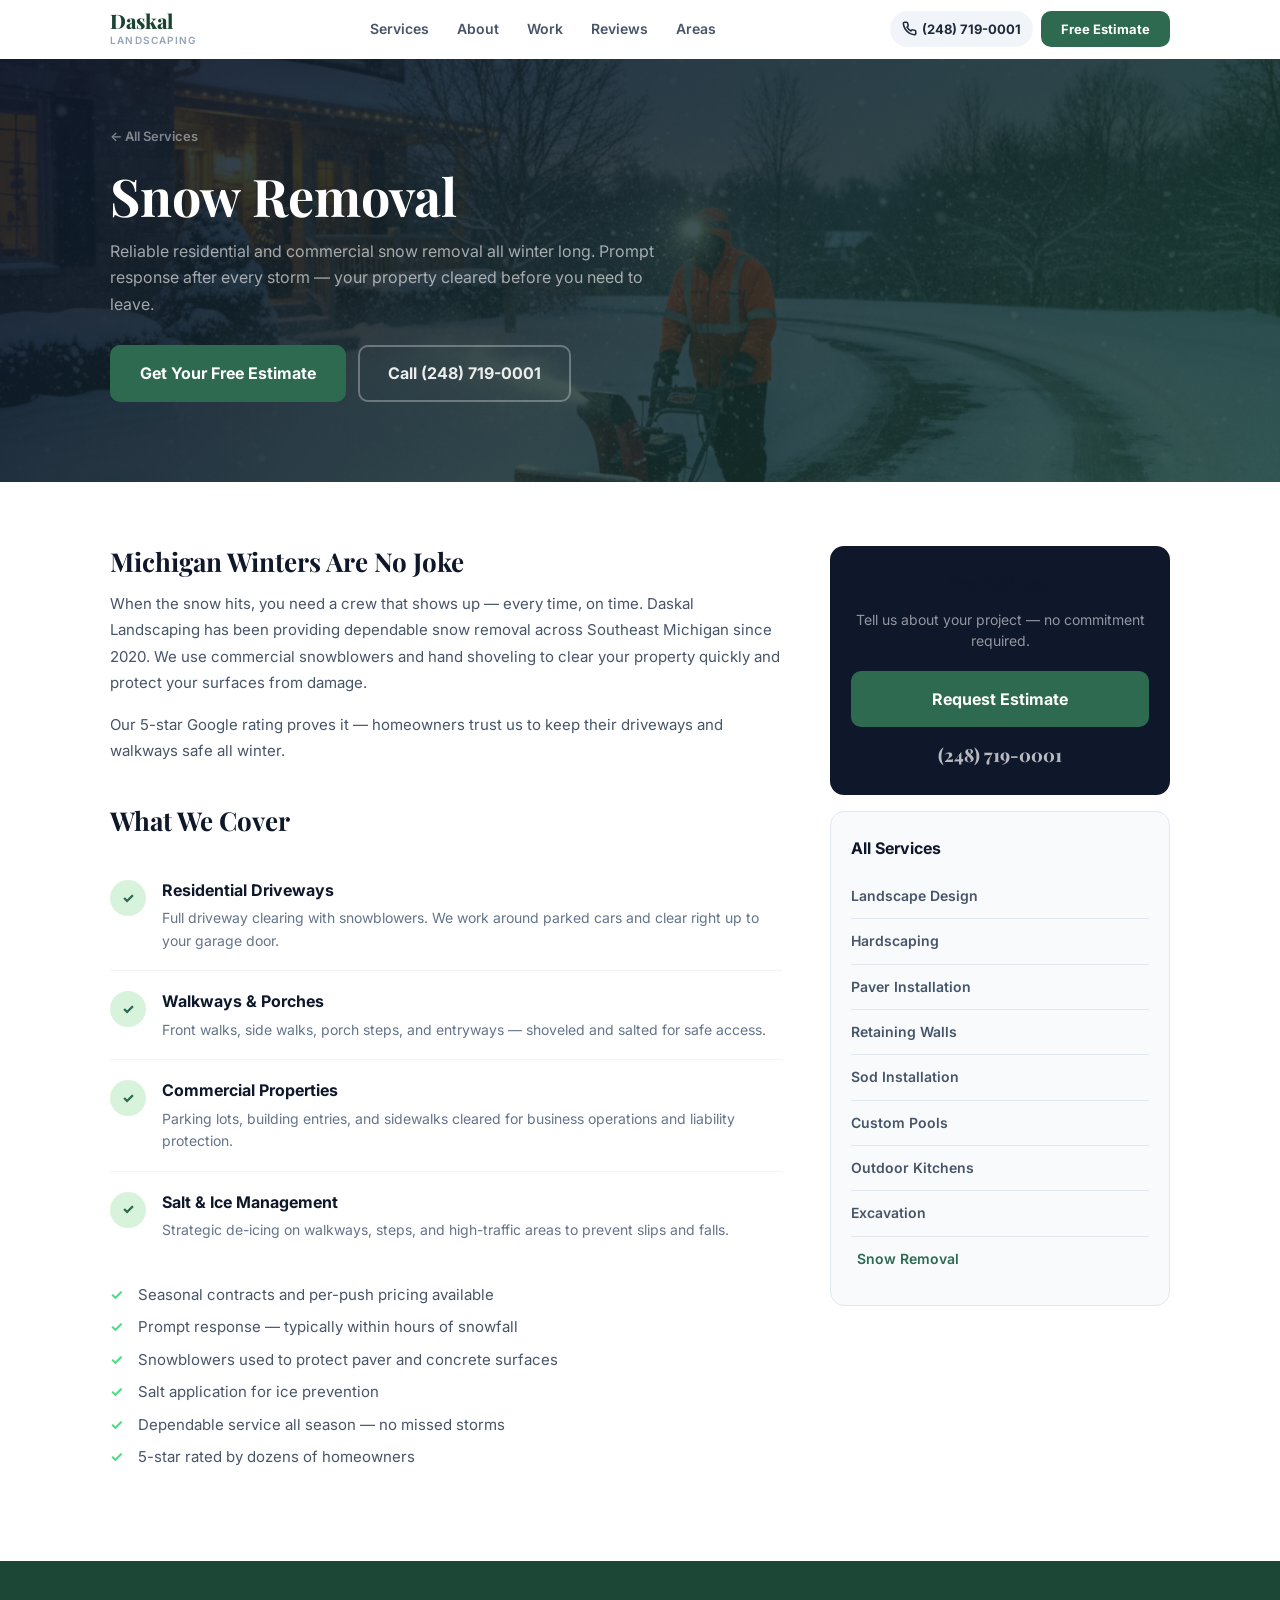
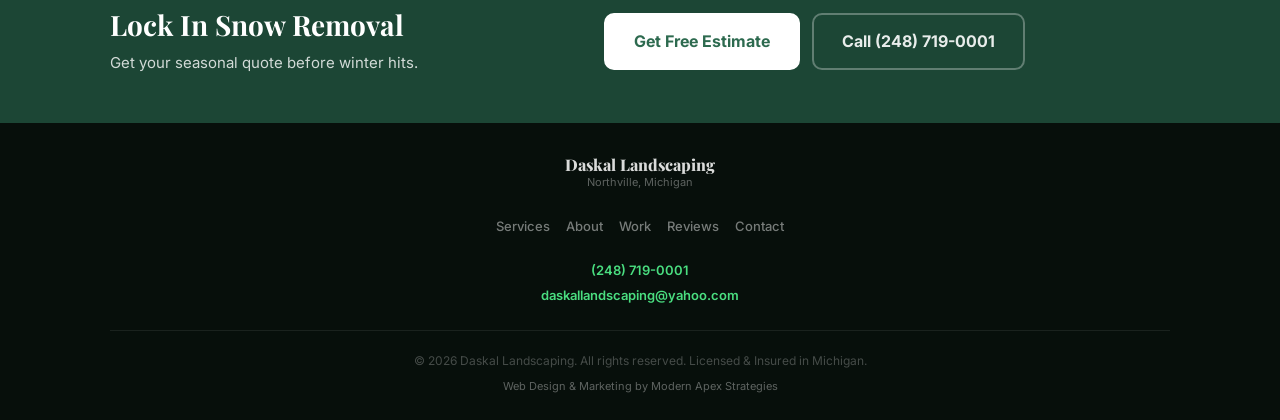
<file: snow-removal/index.html>
<!DOCTYPE html>
<html lang="en">
<head>
  <meta charset="UTF-8">
  <meta name="viewport" content="width=device-width, initial-scale=1.0">
  <title>Snow Removal Northville MI | Daskal Landscaping</title>
  <meta name="description" content="Reliable residential and commercial snow removal in Northville & Southeast Michigan. Prompt service after every storm. Driveways, walkways, parking lots. Call (248) 719-0001.">
  <meta name="robots" content="index, follow">
  <link rel="canonical" href="https://daskallandscaping.com/snow-removal/">
  <meta property="og:title" content="Snow Removal Northville MI | Daskal Landscaping">
  <meta property="og:description" content="Reliable residential and commercial snow removal in Northville & Southeast Michigan. Prompt service after every storm. Driveways, walkways, parking lots. Call (248) 719-0001.">
  <meta property="og:type" content="website">
  <meta property="og:url" content="https://daskallandscaping.com/snow-removal/">
  <meta property="og:image" content="https://daskallandscaping.com/assets/images/og-image.jpg">
  <meta name="twitter:card" content="summary_large_image">
  <meta name="twitter:image" content="https://daskallandscaping.com/assets/images/og-image.jpg">
  <!-- Google tag (gtag.js) -->
  <script async src="https://www.googletagmanager.com/gtag/js?id=G-FRCLPFH1V3"></script>
  <script>
    window.dataLayer = window.dataLayer || [];
    function gtag(){dataLayer.push(arguments);}
    gtag('js', new Date());
    gtag('config', 'G-FRCLPFH1V3');
    gtag('config', 'AW-16476157724');
  </script>
  <link rel="icon" type="image/x-icon" href="../assets/images/favicon.ico">
  <link rel="icon" type="image/png" sizes="32x32" href="../assets/images/favicon-32x32.png">
  <link rel="apple-touch-icon" sizes="180x180" href="../assets/images/apple-touch-icon.png">
  <script type="application/ld+json">
  {"@context":"https://schema.org","@type":"Service","serviceType":"Snow Removal","provider":{"@type":"LandscapingBusiness","name":"Daskal Landscaping","url":"https://daskallandscaping.com","telephone":"+12487190001","areaServed":"Northville, MI"},"areaServed":{"@type":"AdministrativeArea","name":"Southeast Michigan"}}
  </script>
  <link rel="preconnect" href="https://fonts.googleapis.com">
  <link rel="preconnect" href="https://fonts.gstatic.com" crossorigin>
  <link href="https://fonts.googleapis.com/css2?family=Inter:wght@400;500;600;700;800;900&family=Playfair+Display:wght@700;800;900&display=swap" rel="stylesheet">
  <link rel="stylesheet" href="../styles.css">
</head>
<body>

  <div class="sticky-cta" id="stickyCta"><a href="tel:+12487190001" class="sticky-cta__call" onclick="gtag('event','conversion',{send_to:'AW-16476157724/7540233008'});gtag('event','click_to_call',{event_label:'sticky_call'})"><svg width="18" height="18" viewBox="0 0 24 24" fill="none" stroke="currentColor" stroke-width="2.5"><path d="M22 16.92v3a2 2 0 01-2.18 2 19.79 19.79 0 01-8.63-3.07 19.5 19.5 0 01-6-6 19.79 19.79 0 01-3.07-8.67A2 2 0 014.11 2h3a2 2 0 012 1.72c.127.96.361 1.903.7 2.81a2 2 0 01-.45 2.11L8.09 9.91a16 16 0 006 6l1.27-1.27a2 2 0 012.11-.45c.907.339 1.85.573 2.81.7A2 2 0 0122 16.92z"/></svg>Call Now</a><a href="../#contact" class="sticky-cta__quote" onclick="gtag('event','cta_click',{event_label:'sticky_estimate'})">Free Estimate</a></div>

  <header class="header" id="header"><div class="container"><div class="header__inner"><a href="../" class="header__brand"><span class="header__name">Daskal</span><span class="header__tagline">Landscaping</span></a><nav class="header__nav"><a href="../#services">Services</a><a href="../#about">About</a><a href="../#work">Work</a><a href="../#reviews">Reviews</a><a href="../#areas">Areas</a></nav><div class="header__actions"><a href="tel:+12487190001" class="header__phone" onclick="gtag('event','conversion',{send_to:'AW-16476157724/7540233008'});gtag('event','click_to_call',{event_label:'header_call'})"><svg width="15" height="15" viewBox="0 0 24 24" fill="none" stroke="currentColor" stroke-width="2.5"><path d="M22 16.92v3a2 2 0 01-2.18 2 19.79 19.79 0 01-8.63-3.07 19.5 19.5 0 01-6-6 19.79 19.79 0 01-3.07-8.67A2 2 0 014.11 2h3a2 2 0 012 1.72c.127.96.361 1.903.7 2.81a2 2 0 01-.45 2.11L8.09 9.91a16 16 0 006 6l1.27-1.27a2 2 0 012.11-.45c.907.339 1.85.573 2.81.7A2 2 0 0122 16.92z"/></svg><span>(248) 719-0001</span></a><a href="../#contact" class="btn btn--primary btn--sm header__cta" onclick="gtag('event','cta_click',{event_label:'header_estimate'})">Free Estimate</a><button class="hamburger" id="hamburger" aria-label="Open menu"><span></span><span></span><span></span></button></div></div></div></header><div class="mobile-menu" id="mobileMenu"><nav class="mobile-menu__nav"><a href="../#services">Services</a><a href="../#about">About</a><a href="../#work">Work</a><a href="../#reviews">Reviews</a><a href="../#areas">Areas</a><a href="../#contact" class="btn btn--primary btn--lg btn--full" onclick="gtag('event','cta_click',{event_label:'mobile_menu_estimate'})">Get Free Estimate</a></nav></div>

  <section class="svc-hero" style="background-image:url('../assets/images/svc-snow.jpg');">
    <div class="svc-hero__overlay"></div>
    <div class="container">
      <div class="svc-hero__content">
        <a href="../#services" class="svc-hero__back">&larr; All Services</a>
        <h1 class="svc-hero__title">Snow Removal</h1>
        <p class="svc-hero__sub">Reliable residential and commercial snow removal all winter long. Prompt response after every storm — your property cleared before you need to leave.</p>
        <div class="svc-hero__ctas">
          <a href="../#contact" class="btn btn--primary btn--lg" onclick="gtag('event','cta_click',{event_label:'hero_estimate'})">Get Your Free Estimate</a>
          <a href="tel:+12487190001" class="btn btn--outline-light btn--lg" onclick="gtag('event','conversion',{send_to:'AW-16476157724/7540233008'});gtag('event','click_to_call',{event_label:'hero_call'})">Call (248) 719-0001</a>
        </div>
      </div>
    </div>
  </section>

  <section class="svc-content">
    <div class="container">
      <div class="svc-content__grid">
        <div class="svc-content__main">
          
          <h2>Michigan Winters Are No Joke</h2>
          <p>When the snow hits, you need a crew that shows up — every time, on time. Daskal Landscaping has been providing dependable snow removal across Southeast Michigan since 2020. We use commercial snowblowers and hand shoveling to clear your property quickly and protect your surfaces from damage.</p>
          <p>Our 5-star Google rating proves it — homeowners trust us to keep their driveways and walkways safe all winter.</p>

          <h2>What We Cover</h2>
          <div class="svc-steps">
            <div class="svc-step"><div class="svc-step__num">&#10003;</div><div><h3>Residential Driveways</h3><p>Full driveway clearing with snowblowers. We work around parked cars and clear right up to your garage door.</p></div></div>
            <div class="svc-step"><div class="svc-step__num">&#10003;</div><div><h3>Walkways &amp; Porches</h3><p>Front walks, side walks, porch steps, and entryways — shoveled and salted for safe access.</p></div></div>
            <div class="svc-step"><div class="svc-step__num">&#10003;</div><div><h3>Commercial Properties</h3><p>Parking lots, building entries, and sidewalks cleared for business operations and liability protection.</p></div></div>
            <div class="svc-step"><div class="svc-step__num">&#10003;</div><div><h3>Salt &amp; Ice Management</h3><p>Strategic de-icing on walkways, steps, and high-traffic areas to prevent slips and falls.</p></div></div>
          </div>

          <ul class="svc-checklist">
            <li>Seasonal contracts and per-push pricing available</li>
            <li>Prompt response — typically within hours of snowfall</li>
            <li>Snowblowers used to protect paver and concrete surfaces</li>
            <li>Salt application for ice prevention</li>
            <li>Dependable service all season — no missed storms</li>
            <li>5-star rated by dozens of homeowners</li>
          </ul>

        </div>
        <aside class="svc-content__sidebar">
          <div class="svc-sidebar-card svc-sidebar-card--cta">
            <h3>Free Estimate</h3>
            <p>Tell us about your project — no commitment required.</p>
            <a href="../#contact" class="btn btn--primary btn--lg btn--full" onclick="gtag('event','cta_click',{event_label:'sidebar_estimate'})">Request Estimate</a>
            <a href="tel:+12487190001" class="svc-sidebar-phone" onclick="gtag('event','conversion',{send_to:'AW-16476157724/7540233008'});gtag('event','click_to_call',{event_label:'sidebar_call'})">(248) 719-0001</a>
          </div>
          <div class="svc-sidebar-card">
            <h3>All Services</h3>
            <ul class="svc-sidebar-links">
              <li><a href="../landscape-design/">Landscape Design</a></li>
<li><a href="../hardscaping/">Hardscaping</a></li>
<li><a href="../pavers/">Paver Installation</a></li>
<li><a href="../retaining-walls/">Retaining Walls</a></li>
<li><a href="../sod-installation/">Sod Installation</a></li>
<li><a href="../pools/">Custom Pools</a></li>
<li><a href="../outdoor-kitchens/">Outdoor Kitchens</a></li>
<li><a href="../excavation/">Excavation</a></li>
<li><a href="../snow-removal/" class="is-current">Snow Removal</a></li>
            </ul>
          </div>
        </aside>
      </div>
    </div>
  </section>

  <section class="cta-banner">
    <div class="container">
      <div class="cta-banner__inner">
        <div><h2>Lock In Snow Removal</h2><p>Get your seasonal quote before winter hits.</p></div>
        <div class="cta-banner__actions">
          <a href="../#contact" class="btn btn--primary btn--lg" onclick="gtag('event','cta_click',{event_label:'banner_estimate'})">Get Free Estimate</a>
          <a href="tel:+12487190001" class="btn btn--outline-light btn--lg" onclick="gtag('event','conversion',{send_to:'AW-16476157724/7540233008'});gtag('event','click_to_call',{event_label:'hero_call'})">Call (248) 719-0001</a>
        </div>
      </div>
    </div>
  </section>

  <footer class="footer"><div class="container"><div class="footer__top"><div class="footer__brand"><span class="footer__name">Daskal Landscaping</span><span class="footer__sub">Northville, Michigan</span></div><div class="footer__links"><a href="../#services">Services</a><a href="../#about">About</a><a href="../#work">Work</a><a href="../#reviews">Reviews</a><a href="../#contact">Contact</a></div><div class="footer__contact"><a href="tel:+12487190001" onclick="gtag('event','conversion',{send_to:'AW-16476157724/7540233008'});gtag('event','click_to_call',{event_label:'footer_call'})">(248) 719-0001</a><a href="mailto:daskallandscaping@yahoo.com" onclick="gtag('event','click_to_email',{event_label:'footer_email'})">daskallandscaping@yahoo.com</a></div></div><div class="footer__bottom"><p>&copy; 2026 Daskal Landscaping. All rights reserved. Licensed &amp; Insured in Michigan.</p><p style="margin-top:6px"><a href="https://modernapexstrategies.com" target="_blank" rel="noopener" style="color:rgba(255,255,255,.35);text-decoration:none;font-size:11px">Web Design &amp; Marketing by Modern Apex Strategies</a></p></div></div></footer>

  <script>
    const s=document.getElementById('stickyCta'),h=document.getElementById('header');window.addEventListener('scroll',()=>{s.classList.toggle('sticky-cta--visible',window.scrollY>400);h.classList.toggle('header--scrolled',window.scrollY>20)});const b=document.getElementById('hamburger'),m=document.getElementById('mobileMenu');b.addEventListener('click',()=>{b.classList.toggle('is-active');m.classList.toggle('is-open');document.body.classList.toggle('menu-open')});m.querySelectorAll('a').forEach(l=>l.addEventListener('click',()=>{b.classList.remove('is-active');m.classList.remove('is-open');document.body.classList.remove('menu-open')}));
  </script>
</body>
</html>
</file>
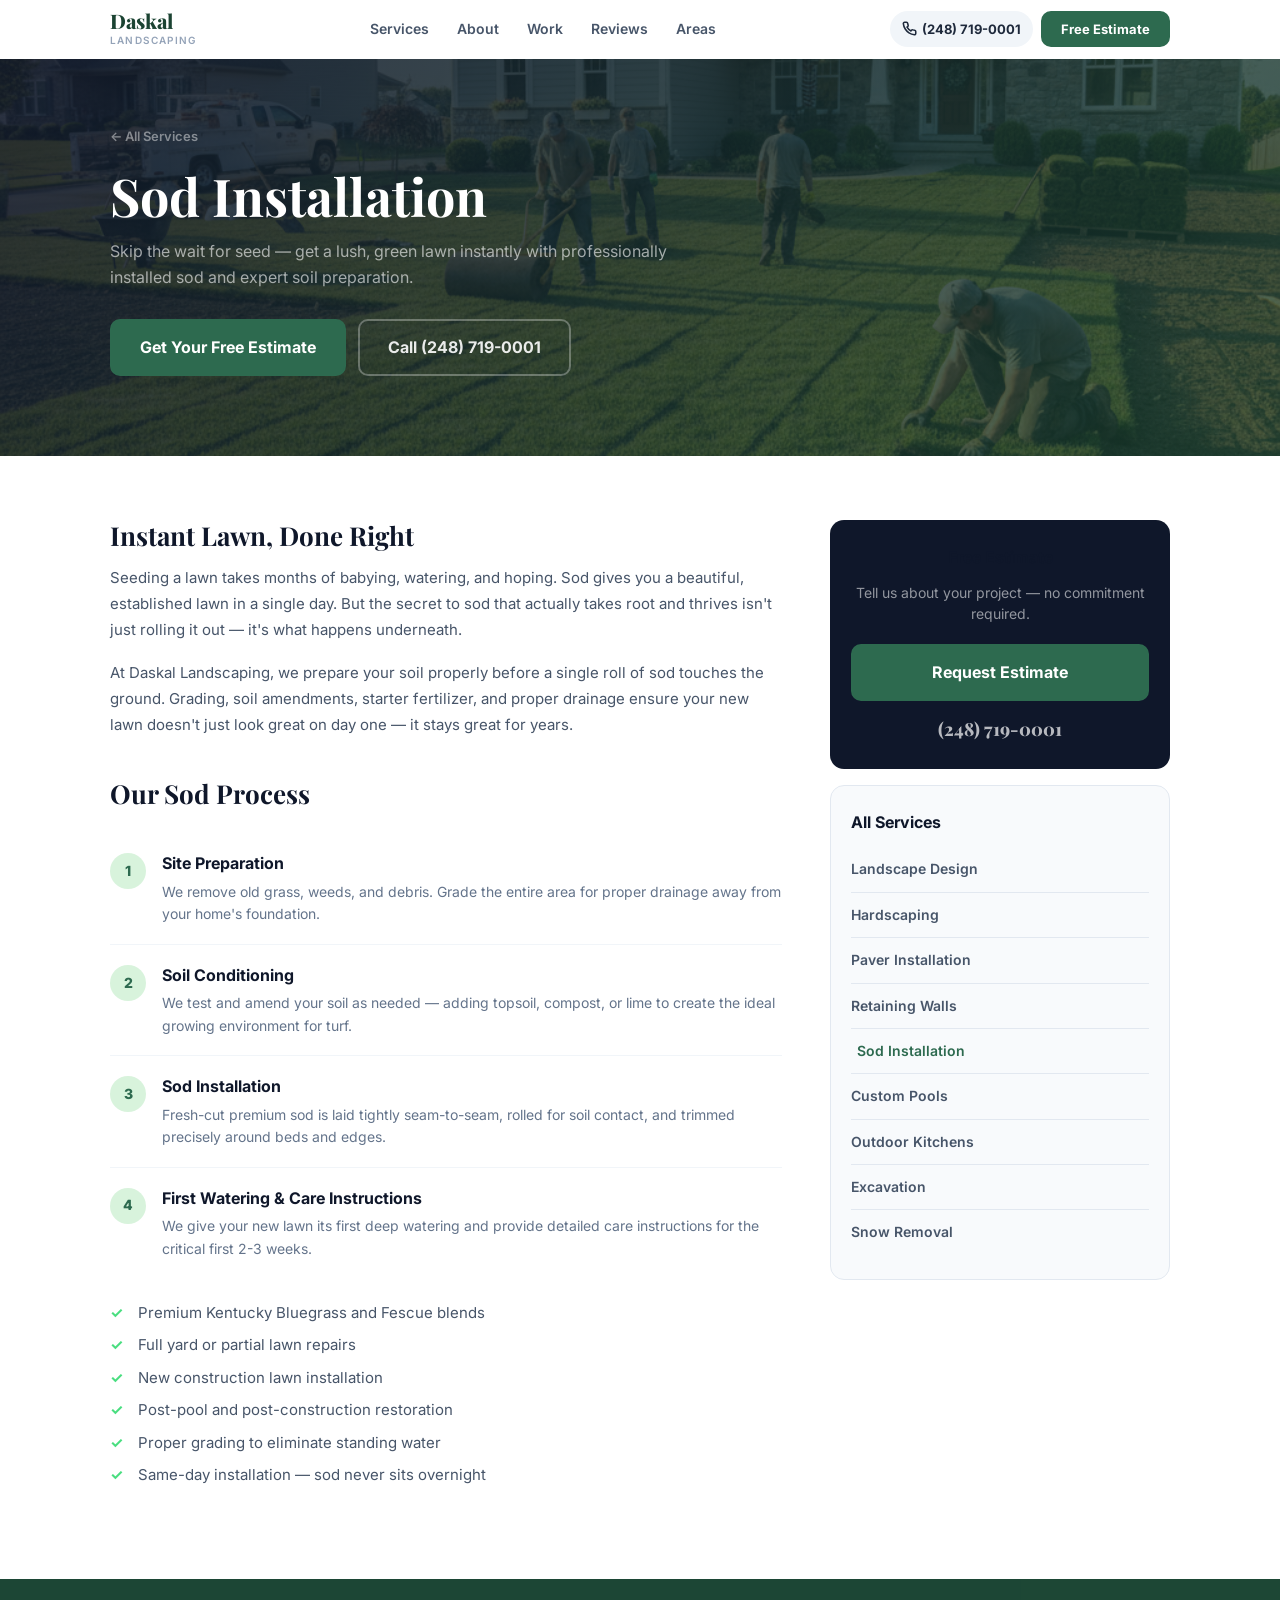
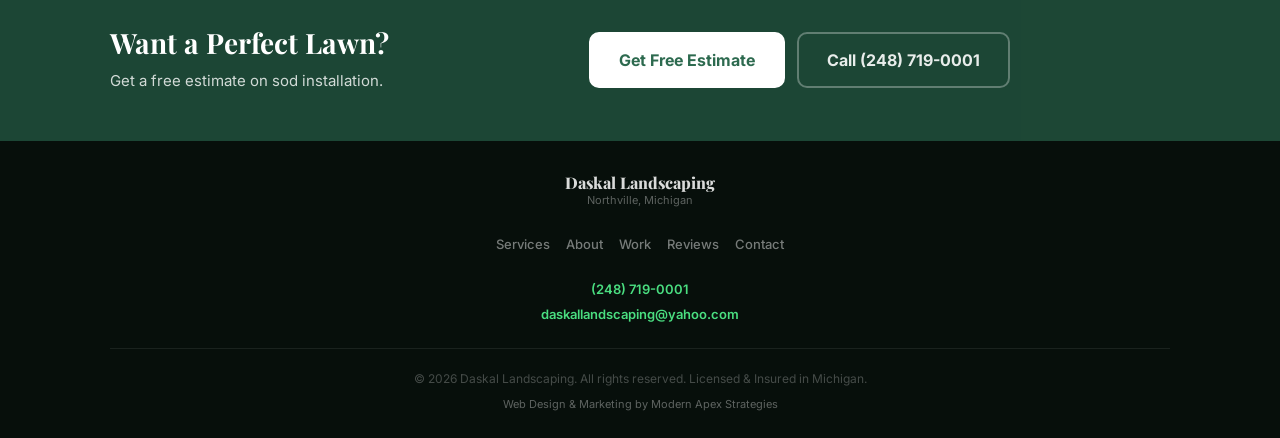
<file: sod-installation/index.html>
<!DOCTYPE html>
<html lang="en">
<head>
  <meta charset="UTF-8">
  <meta name="viewport" content="width=device-width, initial-scale=1.0">
  <title>Sod Installation Northville MI | Daskal Landscaping</title>
  <meta name="description" content="Professional sod installation in Northville & Southeast Michigan. Instant green lawn, proper soil prep, grading, and establishment care. Free estimates. Call (248) 719-0001.">
  <meta name="robots" content="index, follow">
  <link rel="canonical" href="https://daskallandscaping.com/sod-installation/">
  <meta property="og:title" content="Sod Installation Northville MI | Daskal Landscaping">
  <meta property="og:description" content="Professional sod installation in Northville & Southeast Michigan. Instant green lawn, proper soil prep, grading, and establishment care. Free estimates. Call (248) 719-0001.">
  <meta property="og:type" content="website">
  <meta property="og:url" content="https://daskallandscaping.com/sod-installation/">
  <meta property="og:image" content="https://daskallandscaping.com/assets/images/og-image.jpg">
  <meta name="twitter:card" content="summary_large_image">
  <meta name="twitter:image" content="https://daskallandscaping.com/assets/images/og-image.jpg">
  <!-- Google tag (gtag.js) -->
  <script async src="https://www.googletagmanager.com/gtag/js?id=G-FRCLPFH1V3"></script>
  <script>
    window.dataLayer = window.dataLayer || [];
    function gtag(){dataLayer.push(arguments);}
    gtag('js', new Date());
    gtag('config', 'G-FRCLPFH1V3');
    gtag('config', 'AW-16476157724');
  </script>
  <link rel="icon" type="image/x-icon" href="../assets/images/favicon.ico">
  <link rel="icon" type="image/png" sizes="32x32" href="../assets/images/favicon-32x32.png">
  <link rel="apple-touch-icon" sizes="180x180" href="../assets/images/apple-touch-icon.png">
  <script type="application/ld+json">
  {"@context":"https://schema.org","@type":"Service","serviceType":"Sod Installation","provider":{"@type":"LandscapingBusiness","name":"Daskal Landscaping","url":"https://daskallandscaping.com","telephone":"+12487190001","areaServed":"Northville, MI"},"areaServed":{"@type":"AdministrativeArea","name":"Southeast Michigan"}}
  </script>
  <link rel="preconnect" href="https://fonts.googleapis.com">
  <link rel="preconnect" href="https://fonts.gstatic.com" crossorigin>
  <link href="https://fonts.googleapis.com/css2?family=Inter:wght@400;500;600;700;800;900&family=Playfair+Display:wght@700;800;900&display=swap" rel="stylesheet">
  <link rel="stylesheet" href="../styles.css">
</head>
<body>

  <div class="sticky-cta" id="stickyCta"><a href="tel:+12487190001" class="sticky-cta__call" onclick="gtag('event','conversion',{send_to:'AW-16476157724/7540233008'});gtag('event','click_to_call',{event_label:'sticky_call'})"><svg width="18" height="18" viewBox="0 0 24 24" fill="none" stroke="currentColor" stroke-width="2.5"><path d="M22 16.92v3a2 2 0 01-2.18 2 19.79 19.79 0 01-8.63-3.07 19.5 19.5 0 01-6-6 19.79 19.79 0 01-3.07-8.67A2 2 0 014.11 2h3a2 2 0 012 1.72c.127.96.361 1.903.7 2.81a2 2 0 01-.45 2.11L8.09 9.91a16 16 0 006 6l1.27-1.27a2 2 0 012.11-.45c.907.339 1.85.573 2.81.7A2 2 0 0122 16.92z"/></svg>Call Now</a><a href="../#contact" class="sticky-cta__quote" onclick="gtag('event','cta_click',{event_label:'sticky_estimate'})">Free Estimate</a></div>

  <header class="header" id="header"><div class="container"><div class="header__inner"><a href="../" class="header__brand"><span class="header__name">Daskal</span><span class="header__tagline">Landscaping</span></a><nav class="header__nav"><a href="../#services">Services</a><a href="../#about">About</a><a href="../#work">Work</a><a href="../#reviews">Reviews</a><a href="../#areas">Areas</a></nav><div class="header__actions"><a href="tel:+12487190001" class="header__phone" onclick="gtag('event','conversion',{send_to:'AW-16476157724/7540233008'});gtag('event','click_to_call',{event_label:'header_call'})"><svg width="15" height="15" viewBox="0 0 24 24" fill="none" stroke="currentColor" stroke-width="2.5"><path d="M22 16.92v3a2 2 0 01-2.18 2 19.79 19.79 0 01-8.63-3.07 19.5 19.5 0 01-6-6 19.79 19.79 0 01-3.07-8.67A2 2 0 014.11 2h3a2 2 0 012 1.72c.127.96.361 1.903.7 2.81a2 2 0 01-.45 2.11L8.09 9.91a16 16 0 006 6l1.27-1.27a2 2 0 012.11-.45c.907.339 1.85.573 2.81.7A2 2 0 0122 16.92z"/></svg><span>(248) 719-0001</span></a><a href="../#contact" class="btn btn--primary btn--sm header__cta" onclick="gtag('event','cta_click',{event_label:'header_estimate'})">Free Estimate</a><button class="hamburger" id="hamburger" aria-label="Open menu"><span></span><span></span><span></span></button></div></div></div></header><div class="mobile-menu" id="mobileMenu"><nav class="mobile-menu__nav"><a href="../#services">Services</a><a href="../#about">About</a><a href="../#work">Work</a><a href="../#reviews">Reviews</a><a href="../#areas">Areas</a><a href="../#contact" class="btn btn--primary btn--lg btn--full" onclick="gtag('event','cta_click',{event_label:'mobile_menu_estimate'})">Get Free Estimate</a></nav></div>

  <section class="svc-hero" style="background-image:url('../assets/images/svc-sod.jpg');">
    <div class="svc-hero__overlay"></div>
    <div class="container">
      <div class="svc-hero__content">
        <a href="../#services" class="svc-hero__back">&larr; All Services</a>
        <h1 class="svc-hero__title">Sod Installation</h1>
        <p class="svc-hero__sub">Skip the wait for seed — get a lush, green lawn instantly with professionally installed sod and expert soil preparation.</p>
        <div class="svc-hero__ctas">
          <a href="../#contact" class="btn btn--primary btn--lg" onclick="gtag('event','cta_click',{event_label:'hero_estimate'})">Get Your Free Estimate</a>
          <a href="tel:+12487190001" class="btn btn--outline-light btn--lg" onclick="gtag('event','conversion',{send_to:'AW-16476157724/7540233008'});gtag('event','click_to_call',{event_label:'hero_call'})">Call (248) 719-0001</a>
        </div>
      </div>
    </div>
  </section>

  <section class="svc-content">
    <div class="container">
      <div class="svc-content__grid">
        <div class="svc-content__main">
          
          <h2>Instant Lawn, Done Right</h2>
          <p>Seeding a lawn takes months of babying, watering, and hoping. Sod gives you a beautiful, established lawn in a single day. But the secret to sod that actually takes root and thrives isn't just rolling it out — it's what happens underneath.</p>
          <p>At Daskal Landscaping, we prepare your soil properly before a single roll of sod touches the ground. Grading, soil amendments, starter fertilizer, and proper drainage ensure your new lawn doesn't just look great on day one — it stays great for years.</p>

          <h2>Our Sod Process</h2>
          <div class="svc-steps">
            <div class="svc-step"><div class="svc-step__num">1</div><div><h3>Site Preparation</h3><p>We remove old grass, weeds, and debris. Grade the entire area for proper drainage away from your home's foundation.</p></div></div>
            <div class="svc-step"><div class="svc-step__num">2</div><div><h3>Soil Conditioning</h3><p>We test and amend your soil as needed — adding topsoil, compost, or lime to create the ideal growing environment for turf.</p></div></div>
            <div class="svc-step"><div class="svc-step__num">3</div><div><h3>Sod Installation</h3><p>Fresh-cut premium sod is laid tightly seam-to-seam, rolled for soil contact, and trimmed precisely around beds and edges.</p></div></div>
            <div class="svc-step"><div class="svc-step__num">4</div><div><h3>First Watering &amp; Care Instructions</h3><p>We give your new lawn its first deep watering and provide detailed care instructions for the critical first 2-3 weeks.</p></div></div>
          </div>

          <ul class="svc-checklist">
            <li>Premium Kentucky Bluegrass and Fescue blends</li>
            <li>Full yard or partial lawn repairs</li>
            <li>New construction lawn installation</li>
            <li>Post-pool and post-construction restoration</li>
            <li>Proper grading to eliminate standing water</li>
            <li>Same-day installation — sod never sits overnight</li>
          </ul>

        </div>
        <aside class="svc-content__sidebar">
          <div class="svc-sidebar-card svc-sidebar-card--cta">
            <h3>Free Estimate</h3>
            <p>Tell us about your project — no commitment required.</p>
            <a href="../#contact" class="btn btn--primary btn--lg btn--full" onclick="gtag('event','cta_click',{event_label:'sidebar_estimate'})">Request Estimate</a>
            <a href="tel:+12487190001" class="svc-sidebar-phone" onclick="gtag('event','conversion',{send_to:'AW-16476157724/7540233008'});gtag('event','click_to_call',{event_label:'sidebar_call'})">(248) 719-0001</a>
          </div>
          <div class="svc-sidebar-card">
            <h3>All Services</h3>
            <ul class="svc-sidebar-links">
              <li><a href="../landscape-design/">Landscape Design</a></li>
<li><a href="../hardscaping/">Hardscaping</a></li>
<li><a href="../pavers/">Paver Installation</a></li>
<li><a href="../retaining-walls/">Retaining Walls</a></li>
<li><a href="../sod-installation/" class="is-current">Sod Installation</a></li>
<li><a href="../pools/">Custom Pools</a></li>
<li><a href="../outdoor-kitchens/">Outdoor Kitchens</a></li>
<li><a href="../excavation/">Excavation</a></li>
<li><a href="../snow-removal/">Snow Removal</a></li>
            </ul>
          </div>
        </aside>
      </div>
    </div>
  </section>

  <section class="cta-banner">
    <div class="container">
      <div class="cta-banner__inner">
        <div><h2>Want a Perfect Lawn?</h2><p>Get a free estimate on sod installation.</p></div>
        <div class="cta-banner__actions">
          <a href="../#contact" class="btn btn--primary btn--lg" onclick="gtag('event','cta_click',{event_label:'banner_estimate'})">Get Free Estimate</a>
          <a href="tel:+12487190001" class="btn btn--outline-light btn--lg" onclick="gtag('event','conversion',{send_to:'AW-16476157724/7540233008'});gtag('event','click_to_call',{event_label:'hero_call'})">Call (248) 719-0001</a>
        </div>
      </div>
    </div>
  </section>

  <footer class="footer"><div class="container"><div class="footer__top"><div class="footer__brand"><span class="footer__name">Daskal Landscaping</span><span class="footer__sub">Northville, Michigan</span></div><div class="footer__links"><a href="../#services">Services</a><a href="../#about">About</a><a href="../#work">Work</a><a href="../#reviews">Reviews</a><a href="../#contact">Contact</a></div><div class="footer__contact"><a href="tel:+12487190001" onclick="gtag('event','conversion',{send_to:'AW-16476157724/7540233008'});gtag('event','click_to_call',{event_label:'footer_call'})">(248) 719-0001</a><a href="mailto:daskallandscaping@yahoo.com" onclick="gtag('event','click_to_email',{event_label:'footer_email'})">daskallandscaping@yahoo.com</a></div></div><div class="footer__bottom"><p>&copy; 2026 Daskal Landscaping. All rights reserved. Licensed &amp; Insured in Michigan.</p><p style="margin-top:6px"><a href="https://modernapexstrategies.com" target="_blank" rel="noopener" style="color:rgba(255,255,255,.35);text-decoration:none;font-size:11px">Web Design &amp; Marketing by Modern Apex Strategies</a></p></div></div></footer>

  <script>
    const s=document.getElementById('stickyCta'),h=document.getElementById('header');window.addEventListener('scroll',()=>{s.classList.toggle('sticky-cta--visible',window.scrollY>400);h.classList.toggle('header--scrolled',window.scrollY>20)});const b=document.getElementById('hamburger'),m=document.getElementById('mobileMenu');b.addEventListener('click',()=>{b.classList.toggle('is-active');m.classList.toggle('is-open');document.body.classList.toggle('menu-open')});m.querySelectorAll('a').forEach(l=>l.addEventListener('click',()=>{b.classList.remove('is-active');m.classList.remove('is-open');document.body.classList.remove('menu-open')}));
  </script>
</body>
</html>
</file>
<file: styles.css>
/* =============================================
   DASKAL LANDSCAPING — Mobile-First
   ============================================= */
*,*::before,*::after{box-sizing:border-box;margin:0;padding:0}
:root{
  --brand:#2D6A4F;--brand-dark:#1B4332;--brand-light:#D8F3DC;--brand-50:#F0FFF4;
  --earth:#8B5E3C;--earth-light:#F5EDE4;
  --white:#FFF;--gray-50:#F8FAFC;--gray-100:#F1F5F9;--gray-200:#E2E8F0;--gray-300:#CBD5E1;
  --gray-400:#94A3B8;--gray-500:#64748B;--gray-600:#475569;--gray-700:#334155;
  --gray-800:#1E293B;--gray-900:#0F172A;
  --green:#4ADE80;
  --radius:10px;--radius-lg:14px;--radius-xl:20px;
}
html{scroll-behavior:smooth;-webkit-text-size-adjust:100%}
body{font-family:'Inter',-apple-system,BlinkMacSystemFont,sans-serif;color:var(--gray-800);background:var(--white);line-height:1.6;-webkit-font-smoothing:antialiased;overflow-x:hidden}
body.menu-open{overflow:hidden}
a{color:var(--brand);text-decoration:none;transition:color .2s}a:hover{color:var(--brand-dark)}
img{max-width:100%;height:auto}
.container{width:100%;max-width:1140px;margin:0 auto;padding:0 20px}

/* BUTTONS */
.btn{display:inline-flex;align-items:center;justify-content:center;gap:8px;font-family:inherit;font-weight:700;font-size:15px;padding:12px 24px;border:2px solid transparent;border-radius:var(--radius);cursor:pointer;transition:all .25s;text-align:center;line-height:1.3;white-space:nowrap}
.btn--primary{background:var(--brand);color:var(--white);border-color:var(--brand)}
.btn--primary:hover{background:var(--brand-dark);border-color:var(--brand-dark);color:var(--white);transform:translateY(-1px);box-shadow:0 6px 20px rgba(45,106,79,.3)}
.btn--outline-light{background:transparent;color:rgba(255,255,255,.9);border-color:rgba(255,255,255,.3)}
.btn--outline-light:hover{background:rgba(255,255,255,.1);border-color:rgba(255,255,255,.6);color:var(--white)}
.btn--sm{padding:8px 18px;font-size:13px}.btn--lg{padding:16px 28px;font-size:16px}.btn--full{width:100%}
.btn--success{background:var(--green)!important;border-color:var(--green)!important}
.btn--error{background:#ef4444!important;border-color:#ef4444!important}

/* STICKY CTA */
.sticky-cta{position:fixed;bottom:0;left:0;right:0;z-index:999;display:flex;gap:8px;background:var(--gray-900);padding:12px 16px;padding-bottom:max(12px,env(safe-area-inset-bottom));transform:translateY(100%);transition:transform .3s;box-shadow:0 -4px 24px rgba(0,0,0,.25)}
.sticky-cta--visible{transform:translateY(0)}
.sticky-cta a{flex:1;display:flex;align-items:center;justify-content:center;gap:8px;padding:14px 16px;border-radius:var(--radius);font-weight:700;font-size:15px;text-align:center}
.sticky-cta__call{background:var(--brand);color:var(--white)!important}.sticky-cta__call:hover{background:var(--brand-dark);color:var(--white)!important}
.sticky-cta__quote{background:var(--white);color:var(--gray-900)!important}.sticky-cta__quote:hover{background:var(--gray-100);color:var(--gray-900)!important}

/* HEADER */
.header{position:sticky;top:0;z-index:502;background:rgba(255,255,255,.97);backdrop-filter:blur(12px);-webkit-backdrop-filter:blur(12px);border-bottom:1px solid transparent;transition:border-color .3s,box-shadow .3s}
.header--scrolled{border-bottom-color:var(--gray-200);box-shadow:0 1px 8px rgba(0,0,0,.06)}
.header__inner{display:flex;align-items:center;justify-content:space-between;padding:10px 0;gap:12px}
.header__brand{display:flex;flex-direction:column;text-decoration:none;flex-shrink:0}
.header__name{font-family:'Playfair Display',serif;font-size:20px;font-weight:800;color:var(--brand-dark);line-height:1.1}
.header__tagline{font-size:10px;font-weight:600;color:var(--gray-400);text-transform:uppercase;letter-spacing:.12em}
.header__nav{display:none;gap:28px}
.header__nav a{font-size:14px;font-weight:600;color:var(--gray-600)}.header__nav a:hover{color:var(--brand)}
.header__actions{display:flex;align-items:center;gap:8px}
.header__phone{display:flex;align-items:center;gap:5px;font-size:13px;font-weight:700;color:var(--gray-800)!important;padding:8px 12px;border-radius:100px;background:var(--gray-100);transition:background .2s}
.header__phone:hover{background:var(--gray-200)}
.header__phone span{display:none}
.header__cta{display:none}
.hamburger{display:flex;flex-direction:column;justify-content:center;gap:5px;width:36px;height:36px;background:none;border:none;cursor:pointer;padding:6px}
.hamburger span{display:block;width:100%;height:2.5px;background:var(--gray-700);border-radius:2px;transition:all .3s;transform-origin:center}
.hamburger.is-active span:nth-child(1){transform:translateY(7.5px) rotate(45deg)}
.hamburger.is-active span:nth-child(2){opacity:0}
.hamburger.is-active span:nth-child(3){transform:translateY(-7.5px) rotate(-45deg)}
.mobile-menu{position:fixed;top:0;left:0;right:0;bottom:0;z-index:501;background:var(--white);padding-top:72px;transform:translateX(100%);transition:transform .35s cubic-bezier(.4,0,.2,1)}
.mobile-menu.is-open{transform:translateX(0)}
.mobile-menu__nav{display:flex;flex-direction:column;padding:24px;gap:4px}
.mobile-menu__nav a{font-size:18px;font-weight:600;color:var(--gray-800);padding:14px 0;border-bottom:1px solid var(--gray-100)}
.mobile-menu__nav a:last-child{border-bottom:none;margin-top:16px}

/* HERO */
.hero{position:relative;background:var(--gray-900);padding:52px 0 60px;overflow:hidden;background-size:cover;background-position:center}
.hero__overlay{position:absolute;inset:0;background:linear-gradient(135deg,rgba(15,23,42,.85) 0%,rgba(27,67,50,.7) 100%);pointer-events:none}
.hero__content{position:relative;z-index:1}
.hero__badge{display:inline-flex;align-items:center;gap:8px;background:rgba(255,255,255,.08);color:rgba(255,255,255,.85);font-size:12px;font-weight:600;padding:7px 14px;border-radius:100px;border:1px solid rgba(255,255,255,.1);margin-bottom:20px}
.hero__badge svg{color:#FBBF24}
.hero__title{font-family:'Playfair Display',serif;font-size:36px;font-weight:900;color:var(--white);line-height:1.1;margin-bottom:16px}
.highlight{color:var(--green)}
.hero__subtitle{font-size:16px;color:rgba(255,255,255,.65);line-height:1.65;margin-bottom:28px;max-width:540px}
.hero__ctas{display:flex;flex-direction:column;gap:12px;margin-bottom:32px}
.hero__trust{display:flex;flex-wrap:wrap;gap:14px}
.hero__trust-item{display:flex;align-items:center;gap:6px;font-size:13px;font-weight:500;color:rgba(255,255,255,.6)}

/* TRUST BAR */
.trust-bar{background:var(--white);border-bottom:1px solid var(--gray-200);padding:0}
.trust-bar__inner{display:grid;grid-template-columns:repeat(4,1fr);text-align:center}
.trust-bar__item{padding:20px 8px}
.trust-bar__num{display:block;font-family:'Playfair Display',serif;font-size:24px;font-weight:800;color:var(--brand-dark);line-height:1.2}
.trust-bar__label{font-size:10px;font-weight:600;color:var(--gray-400);text-transform:uppercase;letter-spacing:.05em;display:block;margin-top:2px}

/* SECTIONS */
section{padding:56px 0}
.eyebrow{display:block;text-align:center;font-size:12px;font-weight:700;color:var(--brand);text-transform:uppercase;letter-spacing:.1em;margin-bottom:8px}
.eyebrow--light{color:var(--green)}
.section-title{font-family:'Playfair Display',serif;font-size:28px;font-weight:800;text-align:center;line-height:1.15;margin-bottom:12px;color:var(--gray-900)}
.section-title--left{text-align:left}
.section-sub{font-size:15px;color:var(--gray-500);text-align:center;max-width:520px;margin:0 auto 40px;line-height:1.6}

/* SERVICES */
.services{background:var(--gray-50)}
.services__grid{display:grid;gap:16px}
.svc-card{background:var(--white);border:1px solid var(--gray-200);border-radius:var(--radius-lg);overflow:hidden;transition:all .4s;opacity:0;transform:translateY(24px)}
.svc-card.is-visible{opacity:1;transform:translateY(0)}
.svc-card:hover{border-color:var(--brand);box-shadow:0 8px 30px rgba(45,106,79,.08)}
.svc-card__img{aspect-ratio:16/10;overflow:hidden}
.svc-card__img img{width:100%;height:100%;object-fit:cover;transition:transform .5s}
.svc-card:hover .svc-card__img img{transform:scale(1.05)}
.svc-card{text-decoration:none;color:inherit;display:flex;flex-direction:column}
.svc-card h3{font-size:18px;font-weight:700;padding:16px 20px 6px;color:var(--gray-900)}
.svc-card p{font-size:14px;color:var(--gray-500);padding:0 20px 8px;line-height:1.6;flex:1}
.svc-card__link{display:block;padding:0 20px 18px;font-size:14px;font-weight:700;color:var(--brand)}

/* ABOUT */
.about__inner{display:grid;gap:32px;align-items:center}
.about__img{border-radius:var(--radius-lg);overflow:hidden;box-shadow:0 8px 30px rgba(0,0,0,.1)}
.about__img img{width:100%;aspect-ratio:4/3;object-fit:cover;display:block}
.about__text p{font-size:15px;color:var(--gray-600);line-height:1.7;margin-bottom:16px}
.about__stats{display:grid;grid-template-columns:1fr 1fr;gap:12px;margin-top:24px}
.about__stat{background:var(--brand-50);border:1px solid var(--brand-light);border-radius:var(--radius);padding:16px}
.about__stat strong{display:block;font-size:14px;font-weight:700;color:var(--brand-dark);margin-bottom:2px}
.about__stat span{font-size:12px;color:var(--gray-500)}

/* CTA BANNER */
.cta-banner{background:var(--brand);padding:48px 0;position:relative;background-size:cover;background-position:center}
.cta-banner::before{content:'';position:absolute;inset:0;background:rgba(27,67,50,.9)}
.cta-banner .container{position:relative;z-index:1}
.cta-banner__inner{text-align:center}
.cta-banner h2{font-family:'Playfair Display',serif;font-size:28px;color:var(--white);margin-bottom:10px;line-height:1.15}
.cta-banner p{font-size:15px;color:rgba(255,255,255,.8);margin-bottom:24px;max-width:480px;margin-left:auto;margin-right:auto;line-height:1.6}
.cta-banner__actions{display:flex;flex-direction:column;gap:12px;max-width:360px;margin:0 auto}
.cta-banner .btn--primary{background:var(--white);color:var(--brand);border-color:var(--white)}
.cta-banner .btn--primary:hover{background:var(--gray-100);box-shadow:0 6px 20px rgba(0,0,0,.15)}

/* WORK / GALLERY */
.work__grid{display:grid;grid-template-columns:1fr;gap:12px}
.work__item{position:relative;border-radius:var(--radius-lg);overflow:hidden;aspect-ratio:4/3}
.work__item img{width:100%;height:100%;object-fit:cover;display:block;transition:transform .5s}
.work__item:hover img{transform:scale(1.05)}
.work__item span{position:absolute;bottom:0;left:0;right:0;padding:12px 16px;background:linear-gradient(transparent,rgba(0,0,0,.7));color:var(--white);font-size:13px;font-weight:600}

/* REVIEWS */
.reviews{background:var(--gray-50)}
.reviews__grid{display:grid;gap:16px}
.review-card{background:var(--white);border:1px solid var(--gray-200);border-radius:var(--radius-lg);padding:24px;opacity:0;transform:translateY(24px);transition:all .4s}
.review-card.is-visible{opacity:1;transform:translateY(0)}
.review-card__stars{color:#FBBF24;font-size:18px;letter-spacing:2px;margin-bottom:12px}
.review-card p{font-size:15px;color:var(--gray-600);line-height:1.7;font-style:italic;margin-bottom:16px}
.review-card__name{display:block;font-weight:700;font-size:14px;color:var(--gray-900)}
.review-card__src{display:block;font-size:12px;color:var(--gray-400);margin-top:2px}

/* AREAS */
.areas__grid{display:flex;flex-wrap:wrap;justify-content:center;gap:8px;margin-bottom:24px}
.area-tag{font-size:13px;font-weight:500;padding:8px 16px;background:var(--gray-50);border:1px solid var(--gray-200);border-radius:100px;color:var(--gray-600);transition:all .2s}
.area-tag:hover{border-color:var(--brand);color:var(--brand);background:var(--brand-50)}
.areas__note{text-align:center;font-size:14px;color:var(--gray-400)}

/* FAQ */
.faq{background:var(--gray-50)}
.faq__list{max-width:680px;margin:0 auto;display:flex;flex-direction:column;gap:8px}
.faq__item{background:var(--white);border:1px solid var(--gray-200);border-radius:var(--radius);overflow:hidden;transition:border-color .2s}
.faq__item[open]{border-color:var(--brand)}
.faq__item summary{padding:18px 44px 18px 20px;font-weight:600;font-size:15px;cursor:pointer;list-style:none;color:var(--gray-800);position:relative;line-height:1.4}
.faq__item summary::-webkit-details-marker{display:none}
.faq__item summary::after{content:'+';position:absolute;right:20px;top:50%;transform:translateY(-50%);font-size:22px;font-weight:300;color:var(--gray-400)}
.faq__item[open] summary::after{content:'\2212'}
.faq__item p{padding:0 20px 18px;font-size:14px;color:var(--gray-500);line-height:1.7}

/* CONTACT */
.contact{background:var(--gray-900);padding:56px 0;padding-bottom:max(56px,calc(env(safe-area-inset-bottom)+80px))}
.contact__wrapper{display:grid;gap:32px}
.contact__text{color:var(--white)}
.contact__title{font-family:'Playfair Display',serif;font-size:28px;color:var(--white);line-height:1.15;margin-bottom:12px}
.contact__sub{font-size:15px;color:rgba(255,255,255,.6);line-height:1.6;margin-bottom:28px}
.contact__perks{display:flex;flex-direction:column;gap:12px;margin-bottom:32px}
.contact__perk{display:flex;align-items:center;gap:10px;font-size:14px;color:rgba(255,255,255,.75);font-weight:500}
.contact__direct{padding:20px;background:rgba(255,255,255,.05);border:1px solid rgba(255,255,255,.08);border-radius:var(--radius)}
.contact__direct p{font-size:13px;color:rgba(255,255,255,.4);margin-bottom:4px}
.contact__phone{font-family:'Playfair Display',serif;font-size:22px;font-weight:800;color:var(--green)!important;display:block;margin-bottom:4px}
.contact__hours{font-size:12px;color:rgba(255,255,255,.35)!important;margin-bottom:0!important}
.contact__form{background:var(--white);border-radius:var(--radius-xl);padding:28px 22px;color:var(--gray-800)}
.contact__form-title{font-size:18px;font-weight:700;text-align:center;margin-bottom:24px;color:var(--gray-900)}
.form-row{display:grid;grid-template-columns:1fr 1fr;gap:12px}
.form-group{margin-bottom:14px}
.form-group label{display:block;font-size:13px;font-weight:600;color:var(--gray-700);margin-bottom:5px}
.optional{font-weight:400;color:var(--gray-400)}
.form-group input,.form-group select,.form-group textarea{width:100%;padding:12px 14px;border:1.5px solid var(--gray-200);border-radius:var(--radius);font-size:15px;font-family:inherit;color:var(--gray-800);background:var(--gray-50);transition:border-color .2s,box-shadow .2s;-webkit-appearance:none}
.form-group input:focus,.form-group select:focus,.form-group textarea:focus{outline:none;border-color:var(--brand);box-shadow:0 0 0 3px rgba(45,106,79,.1);background:var(--white)}
.form-group textarea{resize:vertical;min-height:80px}
.form-note{text-align:center;font-size:12px;color:var(--gray-400);margin-top:12px}

/* FOOTER */
.footer{background:#070F0B;color:rgba(255,255,255,.5);padding:32px 0 24px}
.footer__top{display:flex;flex-direction:column;align-items:center;gap:24px;padding-bottom:24px;border-bottom:1px solid rgba(255,255,255,.08);margin-bottom:20px;text-align:center}
.footer__name{font-family:'Playfair Display',serif;font-size:16px;font-weight:800;color:rgba(255,255,255,.85);display:block;line-height:1.2}
.footer__sub{font-size:11px;color:rgba(255,255,255,.35);display:block}
.footer__links{display:flex;flex-wrap:wrap;justify-content:center;gap:16px}
.footer__links a{font-size:13px;font-weight:500;color:rgba(255,255,255,.45)!important}.footer__links a:hover{color:var(--white)!important}
.footer__contact{display:flex;flex-direction:column;gap:4px;align-items:center}
.footer__contact a{font-size:13px;font-weight:600;color:var(--green)!important}
.footer__contact span{font-size:12px;color:rgba(255,255,255,.3)}
.footer__bottom{text-align:center}.footer__bottom p{font-size:12px;color:rgba(255,255,255,.25)}

/* ANIMATIONS */
[data-animate]{opacity:0;transform:translateY(24px);transition:opacity .5s,transform .5s}
[data-animate].is-visible{opacity:1;transform:translateY(0)}

/* TABLET */
@media(min-width:640px){
  .hero__title{font-size:46px}.hero__ctas{flex-direction:row}.section-title{font-size:34px}
  .services__grid{grid-template-columns:1fr 1fr}
  .about__inner{grid-template-columns:1fr 1fr;gap:40px}
  .work__grid{grid-template-columns:1fr 1fr}
  .work__item--wide{grid-column:span 2}
  .reviews__grid{grid-template-columns:1fr 1fr}
  .cta-banner__actions{flex-direction:row;max-width:500px}
  .contact__wrapper{grid-template-columns:1fr 1fr;align-items:start}
  .contact__title{font-size:32px}
  .trust-bar__num{font-size:28px}.trust-bar__label{font-size:11px}
}

/* DESKTOP */
@media(min-width:960px){
  .container{padding:0 40px}section{padding:80px 0}
  .hero{padding:80px 0 88px}.hero__title{font-size:58px}.hero__subtitle{font-size:18px}
  .section-title{font-size:38px}
  .header__nav{display:flex}.hamburger{display:none}.header__phone span{display:inline}.header__cta{display:inline-flex}
  .services__grid{grid-template-columns:1fr 1fr 1fr}
  .work__grid{grid-template-columns:1fr 1fr 1fr}
  .work__item--wide{grid-column:span 2}
  .cta-banner__inner{display:flex;align-items:center;text-align:left;gap:40px}
  .cta-banner p{margin-left:0;margin-right:0;margin-bottom:0}
  .cta-banner__actions{flex-direction:row;flex-shrink:0}
  .contact{padding-bottom:80px}
  .sticky-cta{display:none}
  .trust-bar__num{font-size:32px}.trust-bar__label{font-size:12px}
}

@media(min-width:1200px){.hero__title{font-size:64px}}

/* =============================================
   SERVICE PAGES
   ============================================= */
.svc-hero{position:relative;background:var(--gray-900);padding:48px 0 56px;overflow:hidden;background-size:cover;background-position:center}
.svc-hero__overlay{position:absolute;inset:0;background:linear-gradient(135deg,rgba(15,23,42,.88) 0%,rgba(27,67,50,.75) 100%)}
.svc-hero__content{position:relative;z-index:1}
.svc-hero__back{display:inline-flex;align-items:center;gap:4px;font-size:13px;font-weight:600;color:rgba(255,255,255,.45)!important;margin-bottom:20px}.svc-hero__back:hover{color:rgba(255,255,255,.8)!important}
.svc-hero__title{font-family:'Playfair Display',serif;font-size:34px;color:var(--white);line-height:1.1;margin-bottom:14px}
.svc-hero__sub{font-size:16px;color:rgba(255,255,255,.6);line-height:1.65;max-width:560px;margin-bottom:28px}
.svc-hero__ctas{display:flex;flex-direction:column;gap:12px}
.svc-content{padding:48px 0}
.svc-content__grid{display:grid;gap:40px}
.svc-content__main h2{font-family:'Playfair Display',serif;font-size:22px;color:var(--gray-900);margin:40px 0 14px;line-height:1.2}
.svc-content__main h2:first-child{margin-top:0}
.svc-content__main p{font-size:15px;color:var(--gray-600);line-height:1.75;margin-bottom:16px}
.svc-steps{display:flex;flex-direction:column;margin:24px 0}
.svc-step{display:flex;gap:16px;padding:18px 0;border-bottom:1px solid var(--gray-100)}
.svc-step:last-child{border-bottom:none}
.svc-step__num{width:36px;height:36px;min-width:36px;background:var(--brand-light);color:var(--brand);font-weight:800;font-size:14px;border-radius:50%;display:flex;align-items:center;justify-content:center;margin-top:2px}
.svc-step h3{font-size:16px;font-weight:700;color:var(--gray-900);margin-bottom:4px}
.svc-step p{font-size:14px;color:var(--gray-500);line-height:1.6;margin-bottom:0}
.svc-checklist{list-style:none;display:flex;flex-direction:column;gap:10px;margin:20px 0 28px;padding:0}
.svc-checklist li{font-size:15px;color:var(--gray-600);padding-left:28px;position:relative;line-height:1.5}
.svc-checklist li::before{content:'\2713';position:absolute;left:0;top:0;color:var(--green);font-weight:700;font-size:15px}
.svc-content__sidebar{display:flex;flex-direction:column;gap:16px}
.svc-sidebar-card{background:var(--gray-50);border:1px solid var(--gray-200);border-radius:var(--radius-lg);padding:24px 20px}
.svc-sidebar-card--cta{background:var(--gray-900);border-color:transparent;text-align:center}
.svc-sidebar-card--cta h3{font-size:18px;font-weight:700;color:var(--white);margin-bottom:8px}
.svc-sidebar-card--cta p{font-size:14px;color:rgba(255,255,255,.55);margin-bottom:20px;line-height:1.5}
.svc-sidebar-phone{display:block;text-align:center;margin-top:14px;font-family:'Playfair Display',serif;font-size:18px;font-weight:800;color:rgba(255,255,255,.7)!important}.svc-sidebar-phone:hover{color:var(--white)!important}
.svc-sidebar-card h3{font-size:16px;font-weight:700;color:var(--gray-900);margin-bottom:12px}
.svc-sidebar-links{list-style:none;padding:0;display:flex;flex-direction:column}
.svc-sidebar-links li{border-bottom:1px solid var(--gray-200)}.svc-sidebar-links li:last-child{border-bottom:none}
.svc-sidebar-links a{display:block;padding:11px 0;font-size:14px;font-weight:600;color:var(--gray-600)!important;transition:color .2s,padding-left .2s}
.svc-sidebar-links a:hover,.svc-sidebar-links a.is-current{color:var(--brand)!important;padding-left:6px}

@media(min-width:640px){.svc-hero__title{font-size:44px}.svc-hero__ctas{flex-direction:row}}
@media(min-width:960px){.svc-hero{padding:64px 0 80px}.svc-hero__title{font-size:52px}.svc-content{padding:64px 0}.svc-content__grid{grid-template-columns:1fr 340px;gap:48px}.svc-content__main h2{font-size:26px}.svc-content__sidebar{position:sticky;top:80px}}
</file>
